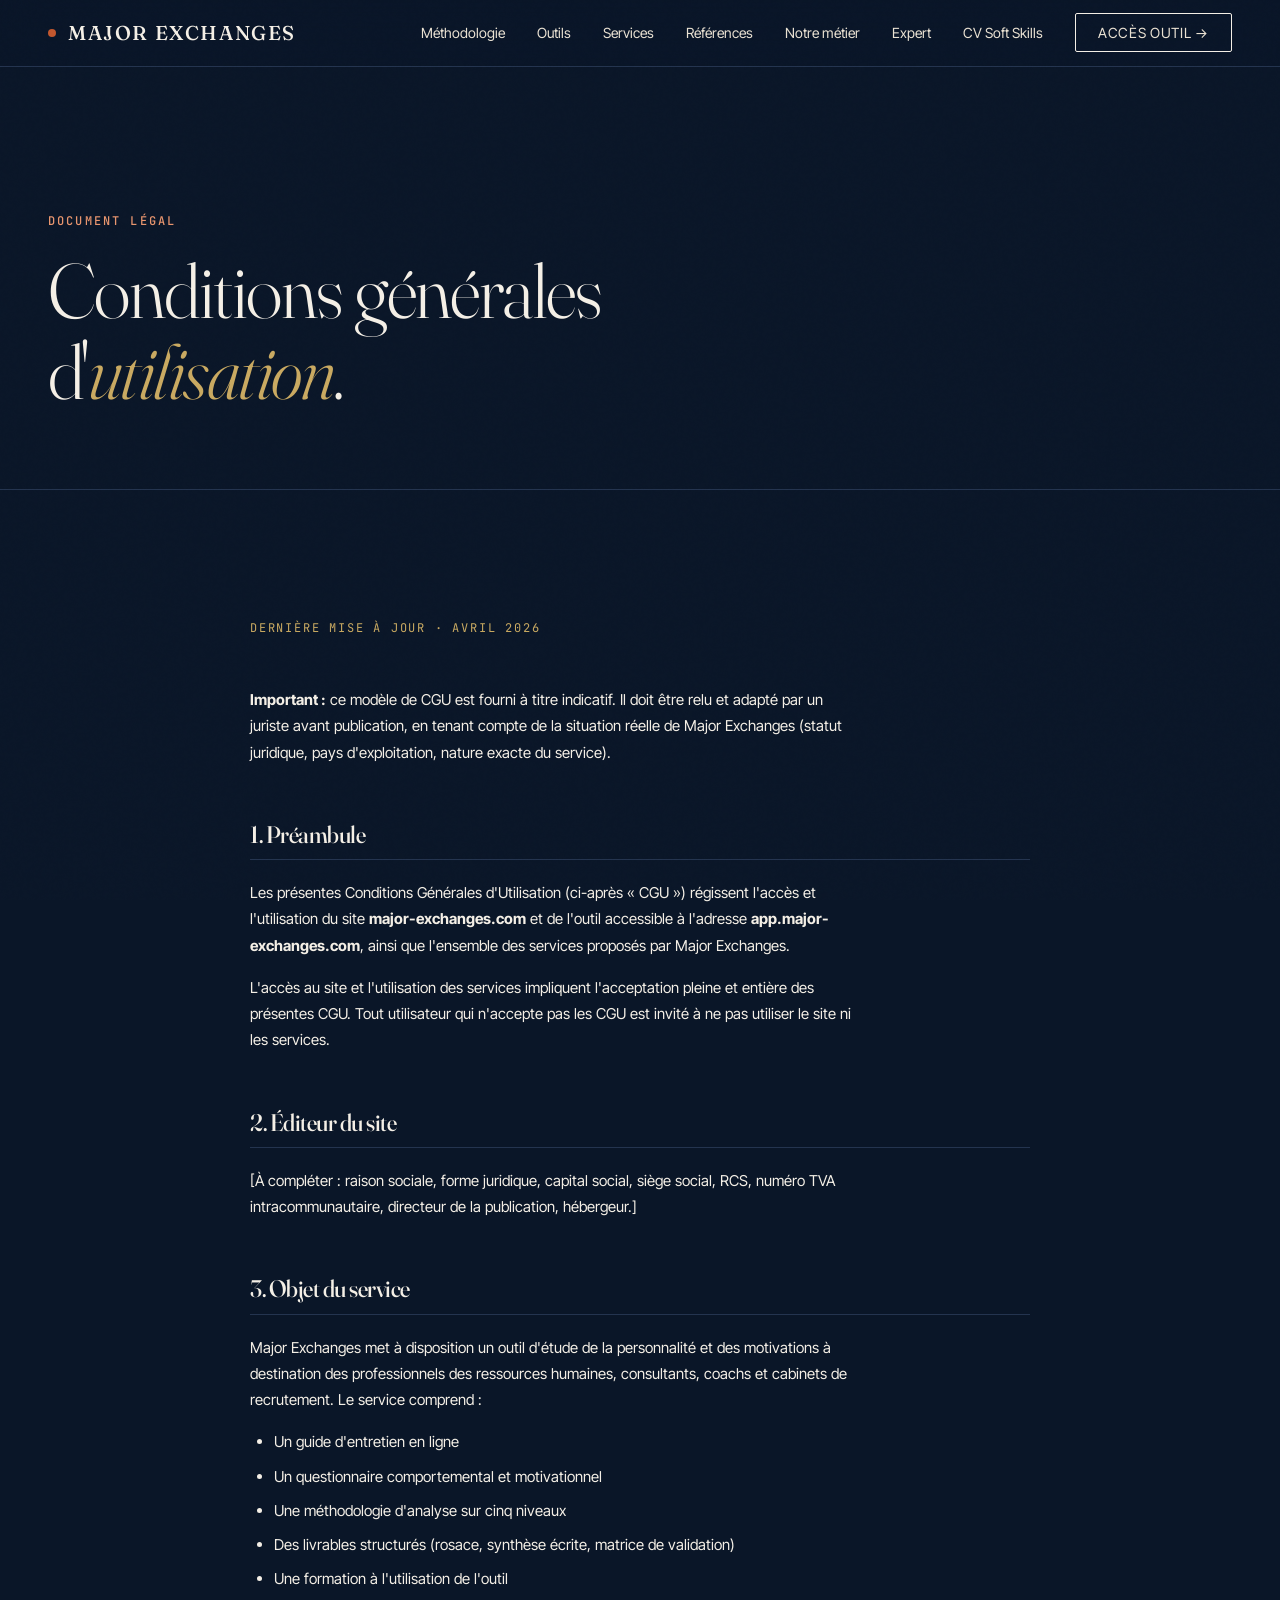
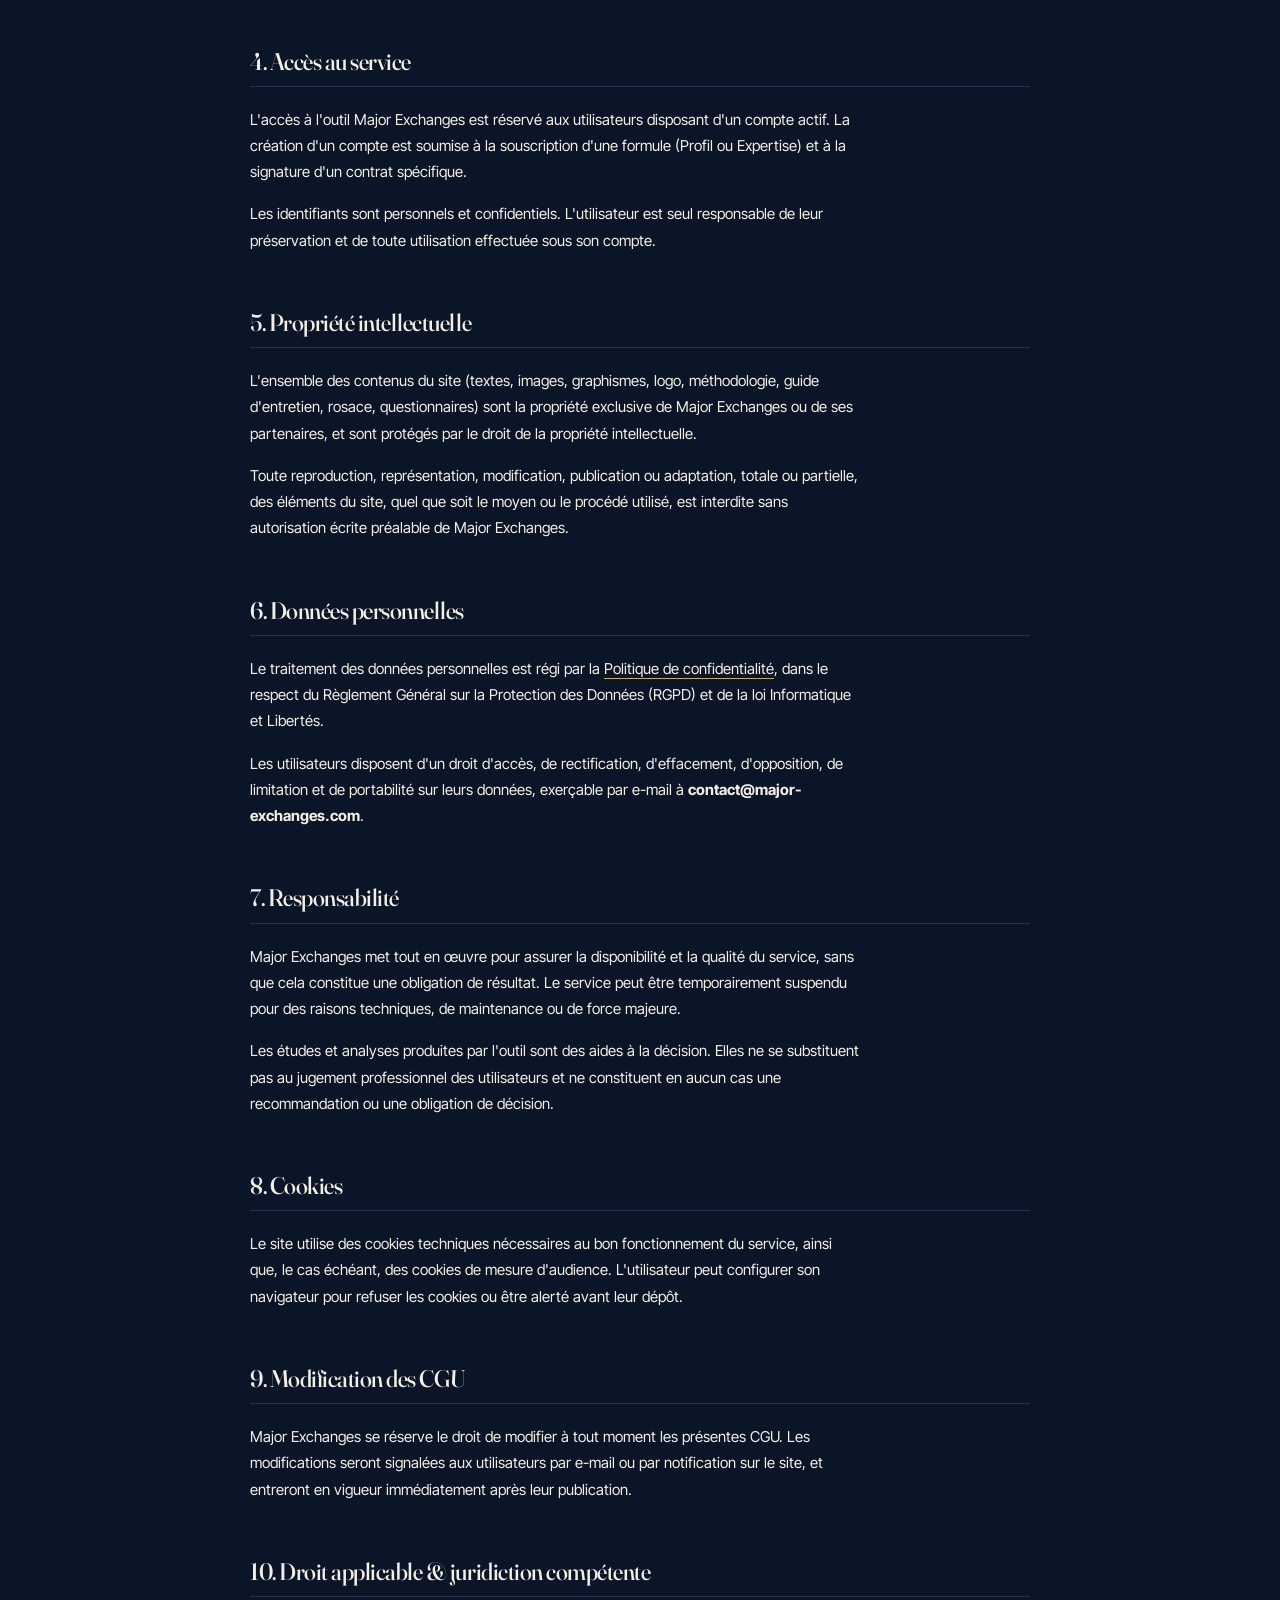
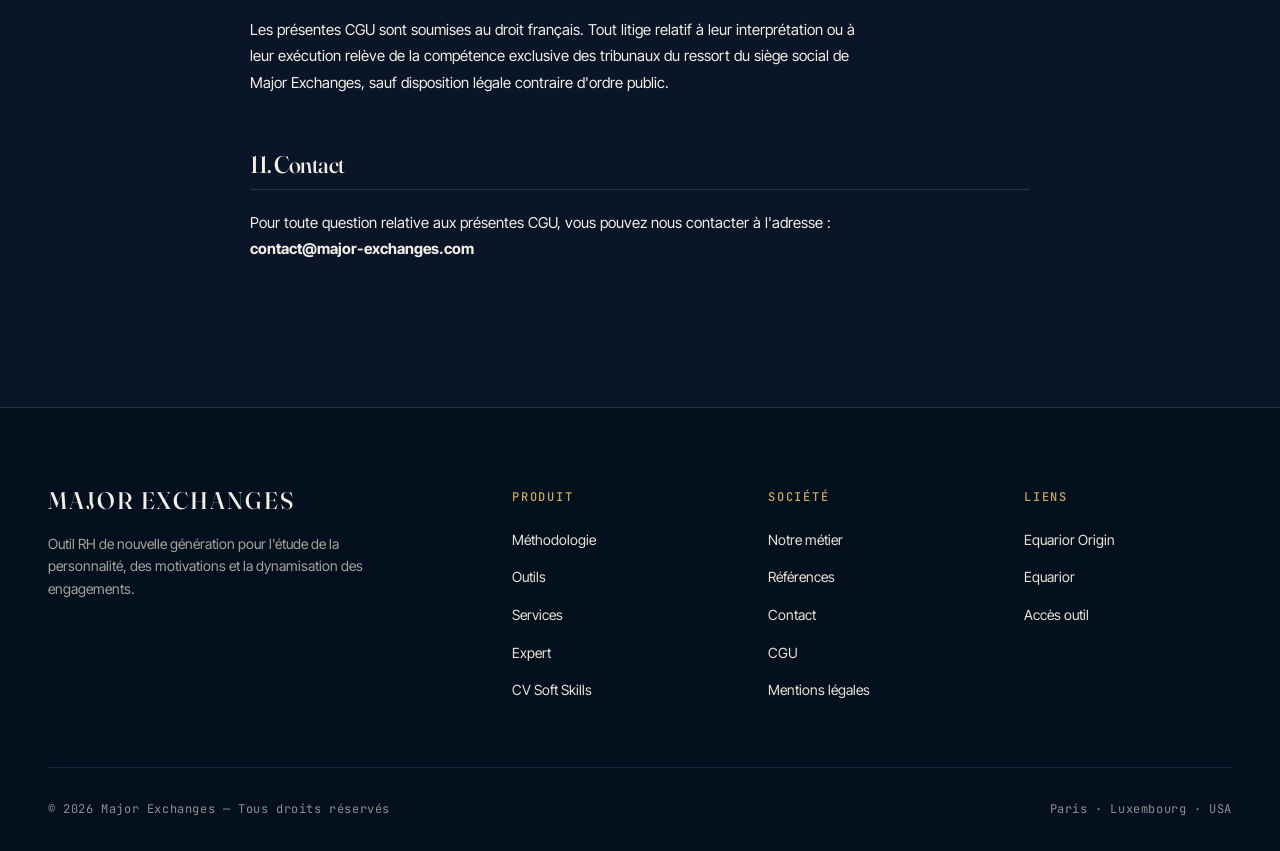
<file: cgu.html>
<!DOCTYPE html>
<html lang="fr">
<head>
  <meta charset="UTF-8" />
  <meta name="viewport" content="width=device-width, initial-scale=1.0" />
  <title>Conditions générales d'utilisation — Major Exchanges</title>
  <meta name="description" content="Conditions générales d'utilisation du site et de l'outil Major Exchanges." />
  <meta name="robots" content="noindex, follow" />
  <link rel="icon" type="image/svg+xml" href="assets/favicon.svg" />
  <link rel="stylesheet" href="assets/style.css" />
  <style>
    .legal-content {
      max-width: 780px;
      margin: 0 auto;
      font-size: 0.9375rem;
      line-height: 1.75;
    }
    .legal-content h3 {
      margin-top: 56px;
      margin-bottom: 20px;
      font-size: 1.5rem;
      padding-bottom: 12px;
      border-bottom: 1px solid var(--ink-line);
    }
    .section-light .legal-content h3 { border-bottom-color: rgba(10,22,40,0.15); }
    .legal-content h4 {
      margin-top: 32px;
      margin-bottom: 12px;
      font-size: 1.125rem;
    }
    .legal-content p, .legal-content ul { margin-bottom: 16px; }
    .legal-content ul { padding-left: 24px; }
    .legal-content li { margin-bottom: 8px; }
    .legal-updated {
      font-family: var(--font-mono);
      font-size: 0.75rem;
      letter-spacing: 0.15em;
      text-transform: uppercase;
      color: var(--gold);
      margin-bottom: 48px;
    }
  </style>
</head>
<body>

<nav class="nav">
  <div class="nav-inner">
    <a href="index.html" class="nav-logo"><span class="dot"></span>MAJOR EXCHANGES</a>
    <ul class="nav-links">
      <li><a href="methodologie.html">Méthodologie</a></li>
      <li><a href="outils.html">Outils</a></li>
      <li><a href="services.html">Services</a></li>
      <li><a href="references.html">Références</a></li>
      <li><a href="metier.html">Notre métier</a></li>
      <li><a href="expert.html">Expert</a></li>
      <li><a href="cv-softskills.html">CV Soft Skills</a></li>
      <li><a href="contact.html" class="nav-cta">Accès outil →</a></li>
    </ul>
    <button class="nav-burger" aria-label="Menu">
      <svg viewBox="0 0 24 24" fill="none" stroke="currentColor" stroke-width="1.5"><path d="M3 6h18M3 12h18M3 18h18"/></svg>
    </button>
  </div>
</nav>

<main>

<section class="page-header">
  <div class="page-header-inner">
    <div>
      <div class="eyebrow" style="margin-bottom:20px;">Document légal</div>
      <h1 class="reveal">Conditions générales<br>d'<em>utilisation</em>.</h1>
    </div>
  </div>
</section>

<section class="section">
  <div class="section-inner">
    <div class="legal-content">
      <div class="legal-updated">Dernière mise à jour · Avril 2026</div>

      <p><strong>Important :</strong> ce modèle de CGU est fourni à titre indicatif. Il doit être relu et adapté par un juriste avant publication, en tenant compte de la situation réelle de Major Exchanges (statut juridique, pays d'exploitation, nature exacte du service).</p>

      <h3>1. Préambule</h3>
      <p>Les présentes Conditions Générales d'Utilisation (ci-après « CGU ») régissent l'accès et l'utilisation du site <strong>major-exchanges.com</strong> et de l'outil accessible à l'adresse <strong>app.major-exchanges.com</strong>, ainsi que l'ensemble des services proposés par Major Exchanges.</p>
      <p>L'accès au site et l'utilisation des services impliquent l'acceptation pleine et entière des présentes CGU. Tout utilisateur qui n'accepte pas les CGU est invité à ne pas utiliser le site ni les services.</p>

      <h3>2. Éditeur du site</h3>
      <p>[À compléter : raison sociale, forme juridique, capital social, siège social, RCS, numéro TVA intracommunautaire, directeur de la publication, hébergeur.]</p>

      <h3>3. Objet du service</h3>
      <p>Major Exchanges met à disposition un outil d'étude de la personnalité et des motivations à destination des professionnels des ressources humaines, consultants, coachs et cabinets de recrutement. Le service comprend :</p>
      <ul>
        <li>Un guide d'entretien en ligne</li>
        <li>Un questionnaire comportemental et motivationnel</li>
        <li>Une méthodologie d'analyse sur cinq niveaux</li>
        <li>Des livrables structurés (rosace, synthèse écrite, matrice de validation)</li>
        <li>Une formation à l'utilisation de l'outil</li>
      </ul>

      <h3>4. Accès au service</h3>
      <p>L'accès à l'outil Major Exchanges est réservé aux utilisateurs disposant d'un compte actif. La création d'un compte est soumise à la souscription d'une formule (Profil ou Expertise) et à la signature d'un contrat spécifique.</p>
      <p>Les identifiants sont personnels et confidentiels. L'utilisateur est seul responsable de leur préservation et de toute utilisation effectuée sous son compte.</p>

      <h3>5. Propriété intellectuelle</h3>
      <p>L'ensemble des contenus du site (textes, images, graphismes, logo, méthodologie, guide d'entretien, rosace, questionnaires) sont la propriété exclusive de Major Exchanges ou de ses partenaires, et sont protégés par le droit de la propriété intellectuelle.</p>
      <p>Toute reproduction, représentation, modification, publication ou adaptation, totale ou partielle, des éléments du site, quel que soit le moyen ou le procédé utilisé, est interdite sans autorisation écrite préalable de Major Exchanges.</p>

      <h3>6. Données personnelles</h3>
      <p>Le traitement des données personnelles est régi par la <a href="#" style="border-bottom:1px solid var(--gold);">Politique de confidentialité</a>, dans le respect du Règlement Général sur la Protection des Données (RGPD) et de la loi Informatique et Libertés.</p>
      <p>Les utilisateurs disposent d'un droit d'accès, de rectification, d'effacement, d'opposition, de limitation et de portabilité sur leurs données, exerçable par e-mail à <strong>contact@major-exchanges.com</strong>.</p>

      <h3>7. Responsabilité</h3>
      <p>Major Exchanges met tout en œuvre pour assurer la disponibilité et la qualité du service, sans que cela constitue une obligation de résultat. Le service peut être temporairement suspendu pour des raisons techniques, de maintenance ou de force majeure.</p>
      <p>Les études et analyses produites par l'outil sont des aides à la décision. Elles ne se substituent pas au jugement professionnel des utilisateurs et ne constituent en aucun cas une recommandation ou une obligation de décision.</p>

      <h3>8. Cookies</h3>
      <p>Le site utilise des cookies techniques nécessaires au bon fonctionnement du service, ainsi que, le cas échéant, des cookies de mesure d'audience. L'utilisateur peut configurer son navigateur pour refuser les cookies ou être alerté avant leur dépôt.</p>

      <h3>9. Modification des CGU</h3>
      <p>Major Exchanges se réserve le droit de modifier à tout moment les présentes CGU. Les modifications seront signalées aux utilisateurs par e-mail ou par notification sur le site, et entreront en vigueur immédiatement après leur publication.</p>

      <h3>10. Droit applicable & juridiction compétente</h3>
      <p>Les présentes CGU sont soumises au droit français. Tout litige relatif à leur interprétation ou à leur exécution relève de la compétence exclusive des tribunaux du ressort du siège social de Major Exchanges, sauf disposition légale contraire d'ordre public.</p>

      <h3>11. Contact</h3>
      <p>Pour toute question relative aux présentes CGU, vous pouvez nous contacter à l'adresse : <strong>contact@major-exchanges.com</strong></p>
    </div>
  </div>
</section>

</main>

<footer class="footer">
  <div class="footer-inner">
    <div class="footer-grid">
      <div class="footer-brand">
        <h3>MAJOR EXCHANGES</h3>
        <p>Outil RH de nouvelle génération pour l'étude de la personnalité, des motivations et la dynamisation des engagements.</p>
      </div>
      <div><h5>Produit</h5><ul><li><a href="methodologie.html">Méthodologie</a></li><li><a href="outils.html">Outils</a></li><li><a href="services.html">Services</a></li><li><a href="expert.html">Expert</a></li><li><a href="cv-softskills.html">CV Soft Skills</a></li></ul></div>
      <div><h5>Société</h5><ul><li><a href="metier.html">Notre métier</a></li><li><a href="references.html">Références</a></li><li><a href="contact.html">Contact</a></li><li><a href="cgu.html">CGU</a></li><li><a href="mentions-legales.html">Mentions légales</a></li></ul></div>
      <div><h5>Liens</h5><ul><li><a href="https://www.equarior-origin.com">Equarior Origin</a></li><li><a href="https://www.equarior.com">Equarior</a></li><li><a href="https://app.major-exchanges.com">Accès outil</a></li></ul></div>
    </div>
    <div class="footer-bottom">
      <div>© 2026 Major Exchanges — Tous droits réservés</div>
      <div>Paris · Luxembourg · USA</div>
    </div>
  </div>
</footer>

<script src="assets/script.js"></script>
</body>
</html>
</file>
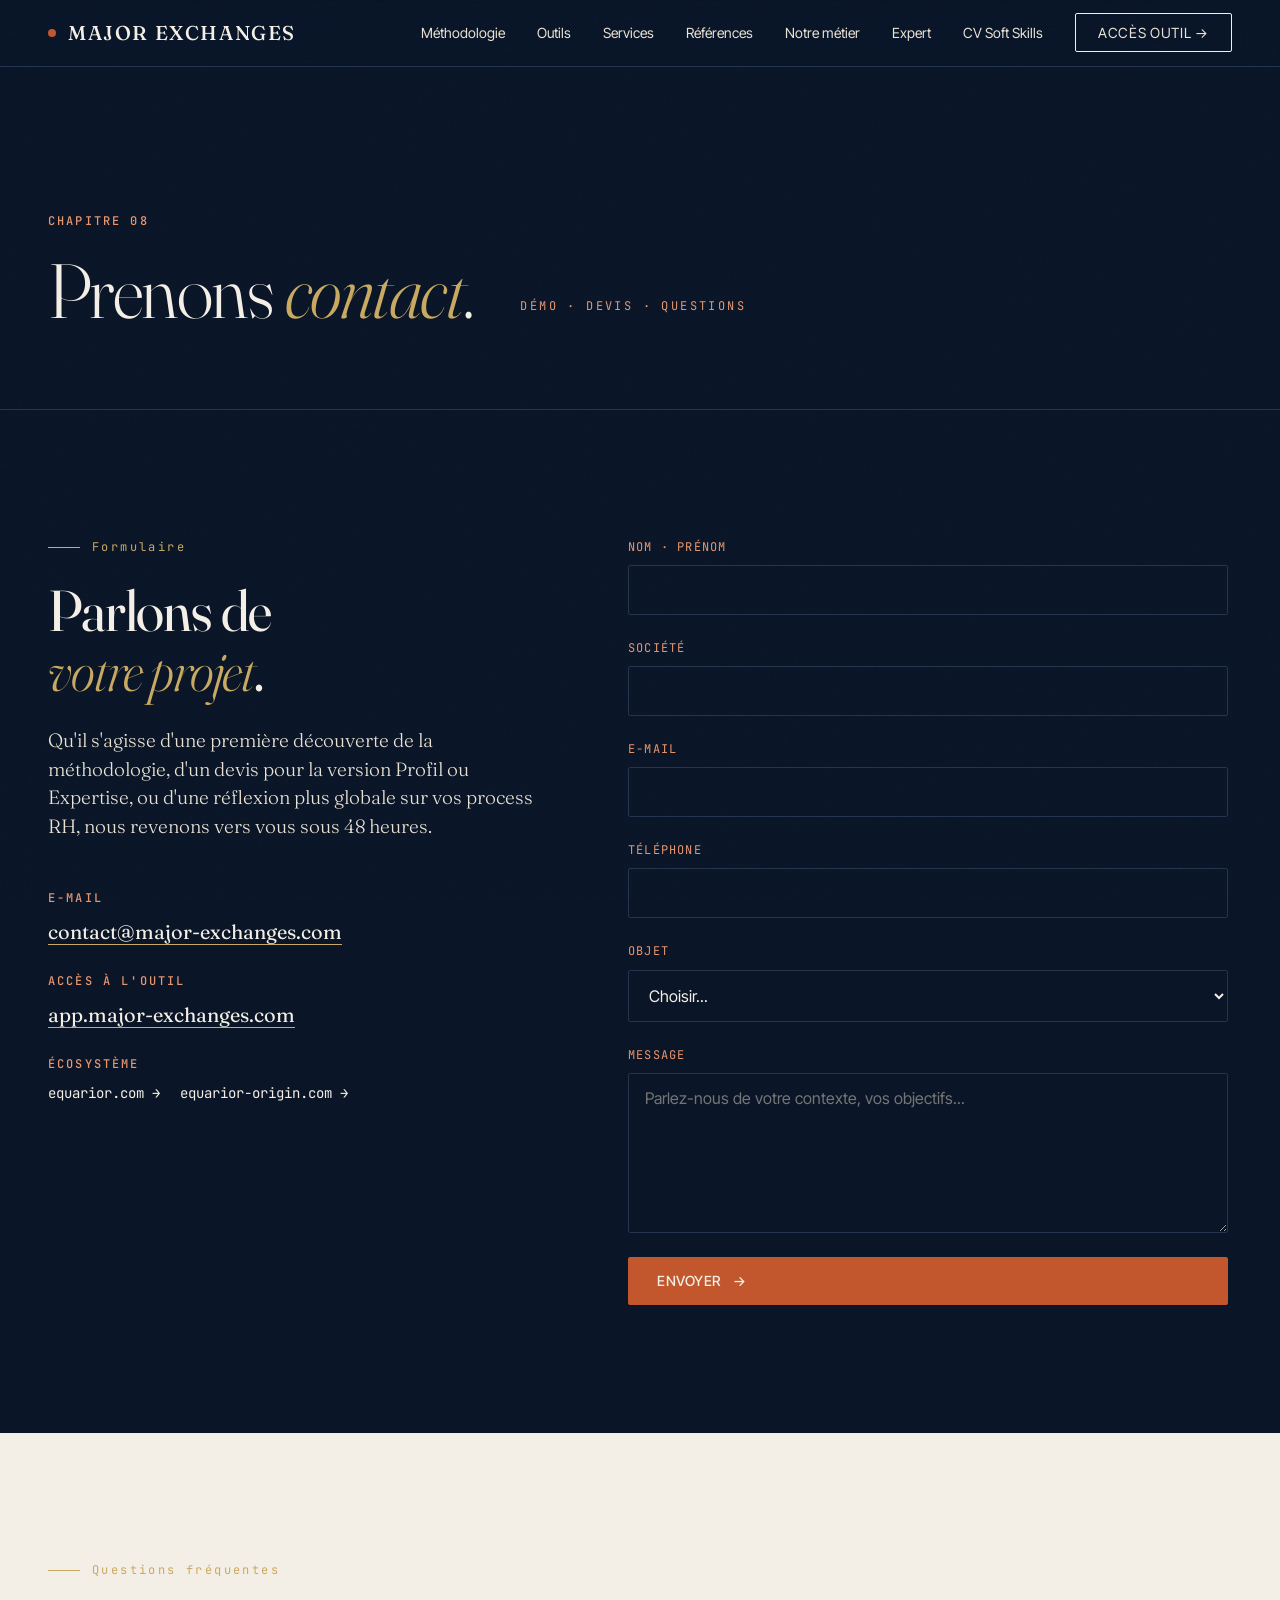
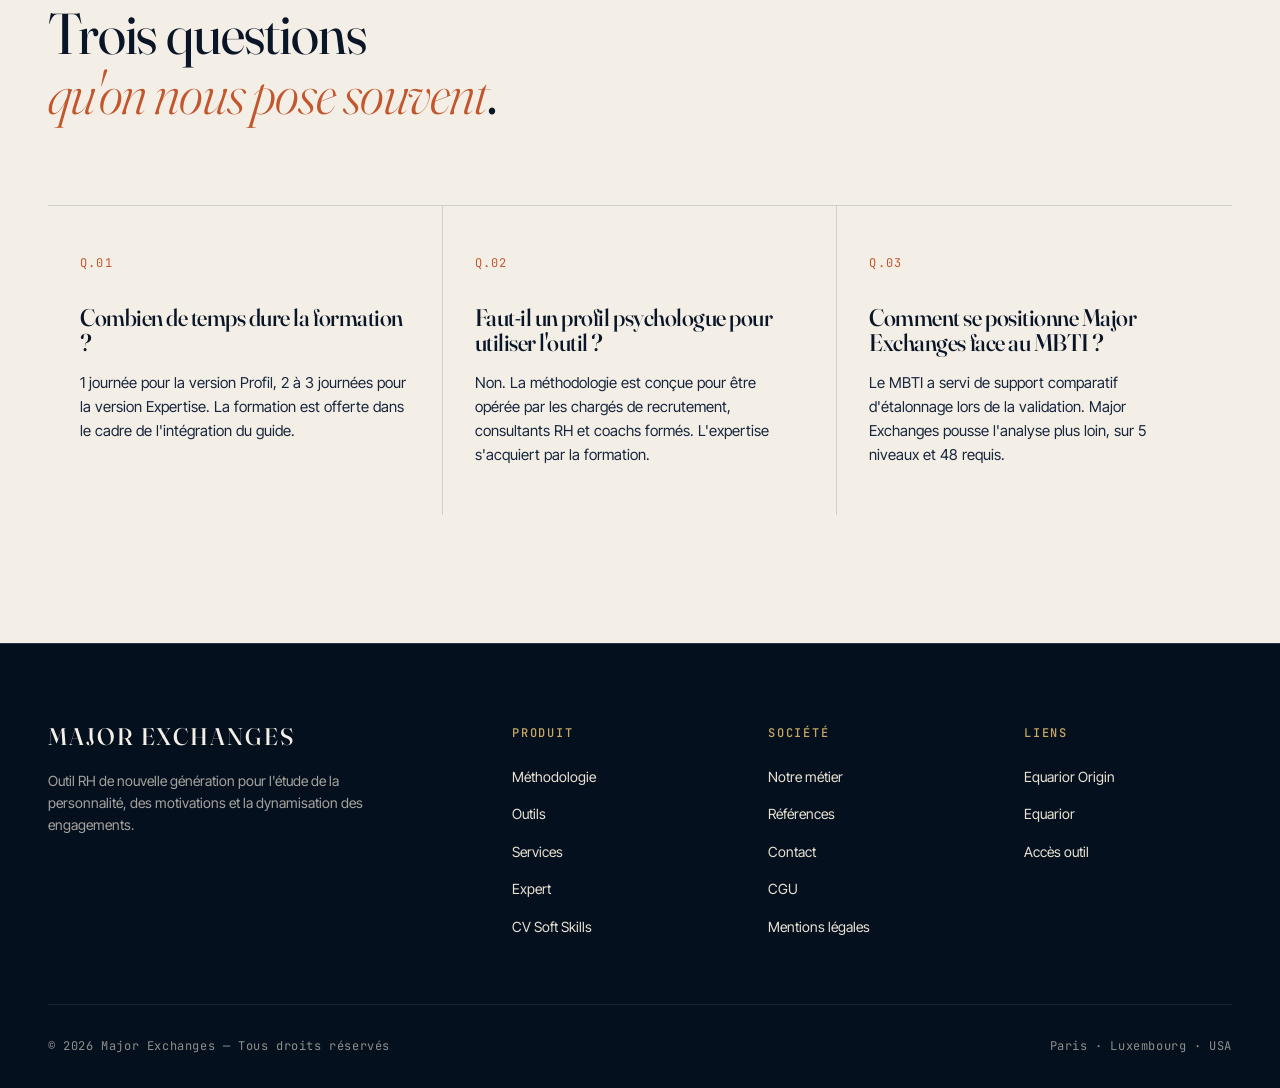
<file: contact.html>
<!DOCTYPE html>
<html lang="fr">
<head>
  <meta charset="UTF-8" />
  <meta name="viewport" content="width=device-width, initial-scale=1.0" />
  <title>Contact — Major Exchanges</title>
  <meta name="description" content="Contactez Major Exchanges pour une démonstration de l'outil, un devis, ou en savoir plus sur la méthodologie d'étude de la personnalité." />
  <meta property="og:title" content="Contact — Major Exchanges" />
  <meta property="og:description" content="Démonstration, devis ou questions. Nous revenons vers vous sous 48 heures." />
  <meta property="og:type" content="website" />
  <meta property="og:locale" content="fr_FR" />
  <meta name="twitter:card" content="summary_large_image" />
  <link rel="icon" type="image/svg+xml" href="assets/favicon.svg" />
  <link rel="stylesheet" href="assets/style.css" />
</head>
<body>

<nav class="nav">
  <div class="nav-inner">
    <a href="index.html" class="nav-logo"><span class="dot"></span>MAJOR EXCHANGES</a>
    <ul class="nav-links">
      <li><a href="methodologie.html">Méthodologie</a></li>
      <li><a href="outils.html">Outils</a></li>
      <li><a href="services.html">Services</a></li>
      <li><a href="references.html">Références</a></li>
      <li><a href="metier.html">Notre métier</a></li>
      <li><a href="expert.html">Expert</a></li>
      <li><a href="cv-softskills.html">CV Soft Skills</a></li>
      <li><a href="contact.html" class="nav-cta">Accès outil →</a></li>
    </ul>
    <button class="nav-burger" aria-label="Menu">
      <svg viewBox="0 0 24 24" fill="none" stroke="currentColor" stroke-width="1.5"><path d="M3 6h18M3 12h18M3 18h18"/></svg>
    </button>
  </div>
</nav>

<main>

<section class="page-header">
  <div class="page-header-inner">
    <div>
      <div class="eyebrow" style="margin-bottom:20px;">Chapitre 08</div>
      <h1 class="reveal">Prenons <em>contact</em>.</h1>
    </div>
    <div class="page-header-meta reveal reveal-delay-1">Démo · Devis · Questions</div>
  </div>
</section>

<!-- Contact -->
<section class="section">
  <div class="section-inner">
    <div class="twocol">
      <div class="reveal">
        <div class="section-number">Formulaire</div>
        <h2>Parlons de<br><em class="display-italic">votre projet</em>.</h2>
        <p class="lead mt-sm">
          Qu'il s'agisse d'une première découverte de la méthodologie, d'un devis pour la version Profil ou Expertise, ou d'une réflexion plus globale sur vos process RH, nous revenons vers vous sous 48 heures.
        </p>

        <div style="margin-top:48px; display:flex; flex-direction:column; gap:24px;">
          <div>
            <div class="eyebrow" style="margin-bottom:8px;">E-mail</div>
            <a href="mailto:contact@major-exchanges.com" style="font-family:var(--font-display); font-size:1.25rem; border-bottom:1px solid var(--gold);">contact@major-exchanges.com</a>
          </div>
          <div>
            <div class="eyebrow" style="margin-bottom:8px;">Accès à l'outil</div>
            <a href="https://app.major-exchanges.com" style="font-family:var(--font-display); font-size:1.25rem; border-bottom:1px solid var(--gold);">app.major-exchanges.com</a>
          </div>
          <div>
            <div class="eyebrow" style="margin-bottom:8px;">Écosystème</div>
            <div style="display:flex; gap:20px; flex-wrap:wrap; margin-top:8px;">
              <a href="https://www.equarior.com" style="font-family:var(--font-mono); font-size:0.875rem;">equarior.com →</a>
              <a href="https://www.equarior-origin.com" style="font-family:var(--font-mono); font-size:0.875rem;">equarior-origin.com →</a>
            </div>
          </div>
        </div>
      </div>

      <div class="reveal reveal-delay-1">
        <!--
          FORMSPREE : remplace YOUR_FORM_ID par ton ID réel après inscription sur formspree.io
          1. Crée un compte gratuit sur https://formspree.io
          2. Crée un nouveau form avec l'email contact@major-exchanges.com
          3. Copie l'ID (format xxxxxxxx) et remplace-le ci-dessous
        -->
        <form id="contactForm" class="form" action="https://formspree.io/f/YOUR_FORM_ID" method="POST">
          <div class="form-group">
            <label for="name">Nom · Prénom</label>
            <input type="text" id="name" name="name" required>
          </div>
          <div class="form-group">
            <label for="company">Société</label>
            <input type="text" id="company" name="company">
          </div>
          <div class="form-group">
            <label for="email">E-mail</label>
            <input type="email" id="email" name="email" required>
          </div>
          <div class="form-group">
            <label for="phone">Téléphone</label>
            <input type="tel" id="phone" name="phone">
          </div>
          <div class="form-group">
            <label for="subject">Objet</label>
            <select id="subject" name="subject" required>
              <option value="">Choisir...</option>
              <option value="Demande de démonstration">Demande de démonstration</option>
              <option value="Demande de devis">Demande de devis</option>
              <option value="Formation & intégration">Formation & intégration</option>
              <option value="Devenir expert certifié">Devenir expert certifié</option>
              <option value="CV Soft Skills">CV Soft Skills</option>
              <option value="Autre">Autre</option>
            </select>
          </div>
          <div class="form-group">
            <label for="message">Message</label>
            <textarea id="message" name="message" placeholder="Parlez-nous de votre contexte, vos objectifs..."></textarea>
          </div>
          <!-- Honeypot anti-spam (caché par CSS) -->
          <input type="text" name="_gotcha" style="display:none" tabindex="-1" autocomplete="off">
          <button type="submit" class="btn btn-primary">Envoyer <span class="arrow">→</span></button>
          <div id="formStatus" style="display:none; padding:16px; margin-top:16px; font-family:var(--font-mono); font-size:0.8125rem; letter-spacing:0.05em;"></div>
        </form>
      </div>
    </div>
  </div>
</section>

<!-- FAQ rapide -->
<section class="section section-light">
  <div class="section-inner">
    <div class="section-number">Questions fréquentes</div>
    <h2 class="reveal">Trois questions<br><em class="display-italic">qu'on nous pose souvent</em>.</h2>

    <div class="benefits">
      <div class="benefit reveal">
        <div class="benefit-num">Q.01</div>
        <h3>Combien de temps dure la formation ?</h3>
        <p>1 journée pour la version Profil, 2 à 3 journées pour la version Expertise. La formation est offerte dans le cadre de l'intégration du guide.</p>
      </div>
      <div class="benefit reveal reveal-delay-1">
        <div class="benefit-num">Q.02</div>
        <h3>Faut-il un profil psychologue pour utiliser l'outil ?</h3>
        <p>Non. La méthodologie est conçue pour être opérée par les chargés de recrutement, consultants RH et coachs formés. L'expertise s'acquiert par la formation.</p>
      </div>
      <div class="benefit reveal reveal-delay-2">
        <div class="benefit-num">Q.03</div>
        <h3>Comment se positionne Major Exchanges face au MBTI ?</h3>
        <p>Le MBTI a servi de support comparatif d'étalonnage lors de la validation. Major Exchanges pousse l'analyse plus loin, sur 5 niveaux et 48 requis.</p>
      </div>
    </div>
  </div>
</section>

</main>

<footer class="footer">
  <div class="footer-inner">
    <div class="footer-grid">
      <div class="footer-brand">
        <h3>MAJOR EXCHANGES</h3>
        <p>Outil RH de nouvelle génération pour l'étude de la personnalité, des motivations et la dynamisation des engagements.</p>
      </div>
      <div><h5>Produit</h5><ul><li><a href="methodologie.html">Méthodologie</a></li><li><a href="outils.html">Outils</a></li><li><a href="services.html">Services</a></li><li><a href="expert.html">Expert</a></li><li><a href="cv-softskills.html">CV Soft Skills</a></li></ul></div>
      <div><h5>Société</h5><ul><li><a href="metier.html">Notre métier</a></li><li><a href="references.html">Références</a></li><li><a href="contact.html">Contact</a></li><li><a href="cgu.html">CGU</a></li><li><a href="mentions-legales.html">Mentions légales</a></li></ul></div>
      <div><h5>Liens</h5><ul><li><a href="https://www.equarior-origin.com">Equarior Origin</a></li><li><a href="https://www.equarior.com">Equarior</a></li><li><a href="https://app.major-exchanges.com">Accès outil</a></li></ul></div>
    </div>
    <div class="footer-bottom">
      <div>© 2026 Major Exchanges — Tous droits réservés</div>
      <div>Paris · Luxembourg · USA</div>
    </div>
  </div>
</footer>

<script src="assets/script.js"></script>
</body>
</html>
</file>
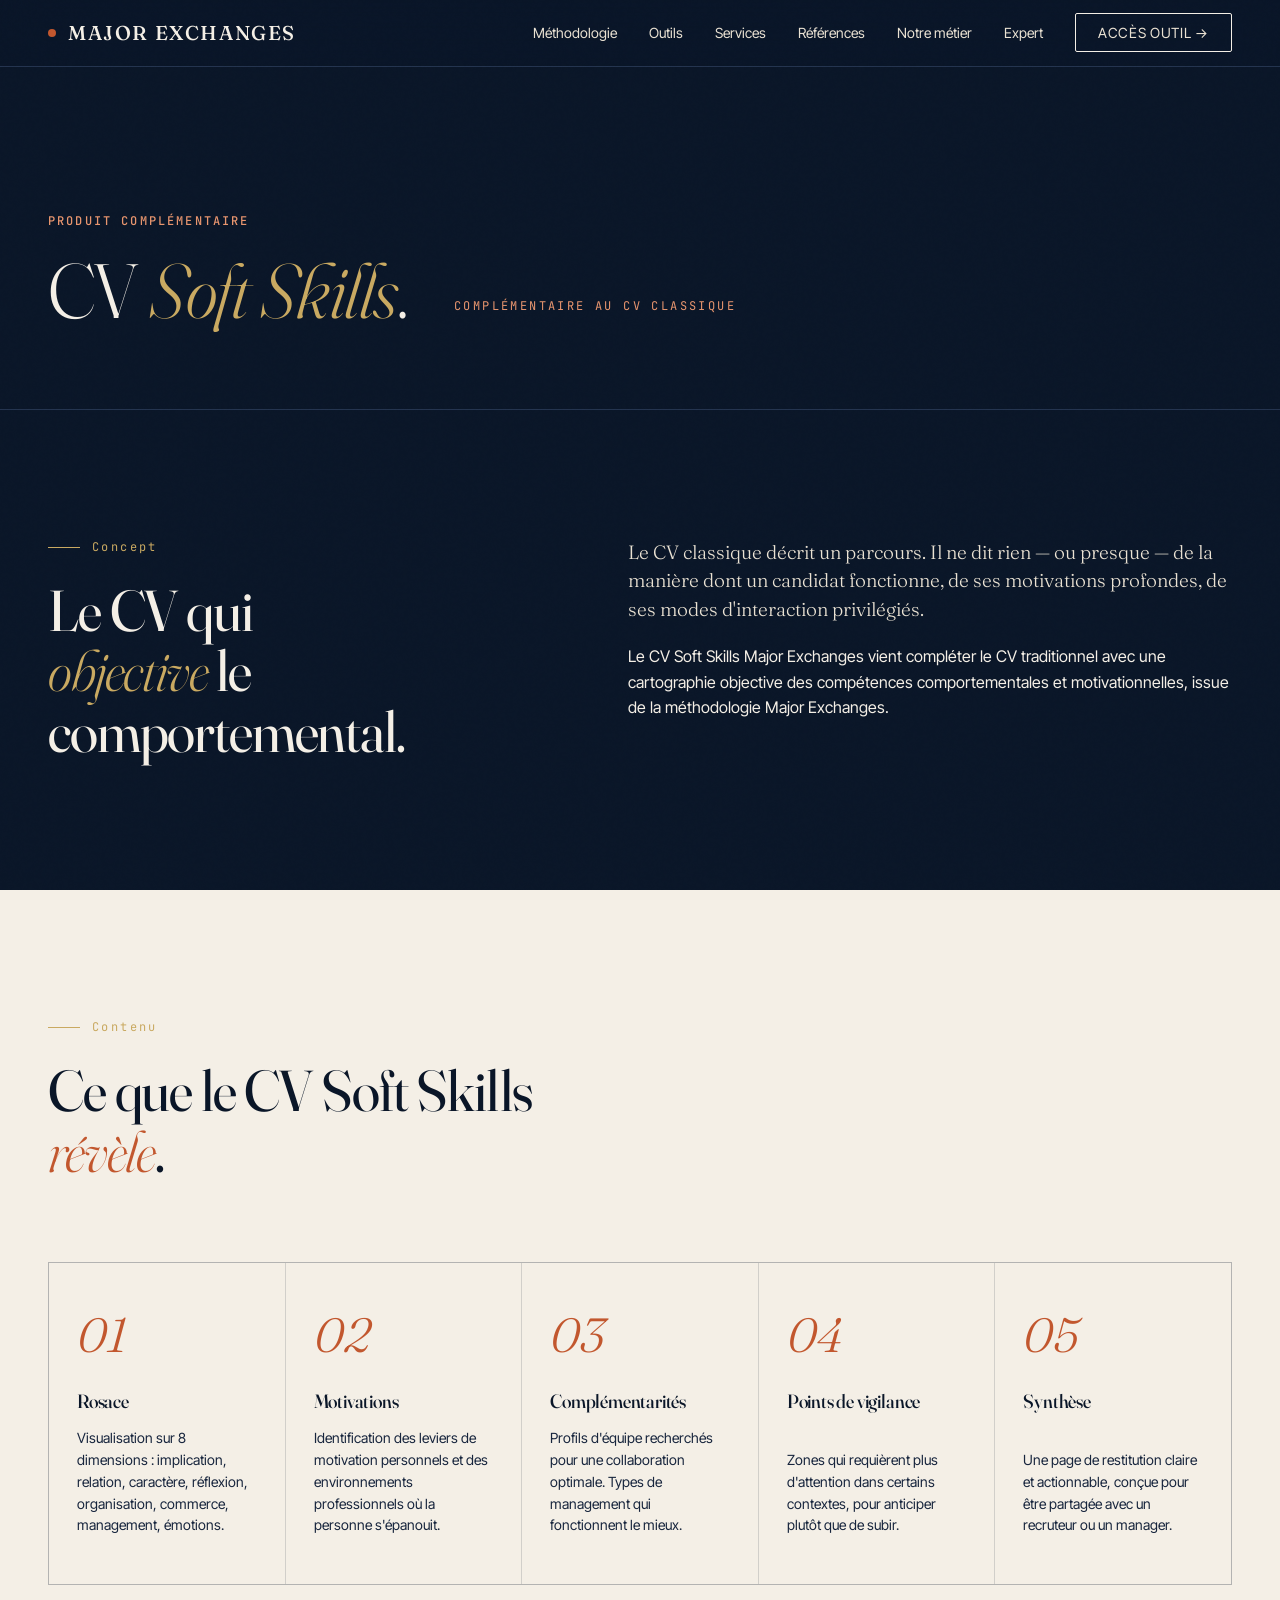
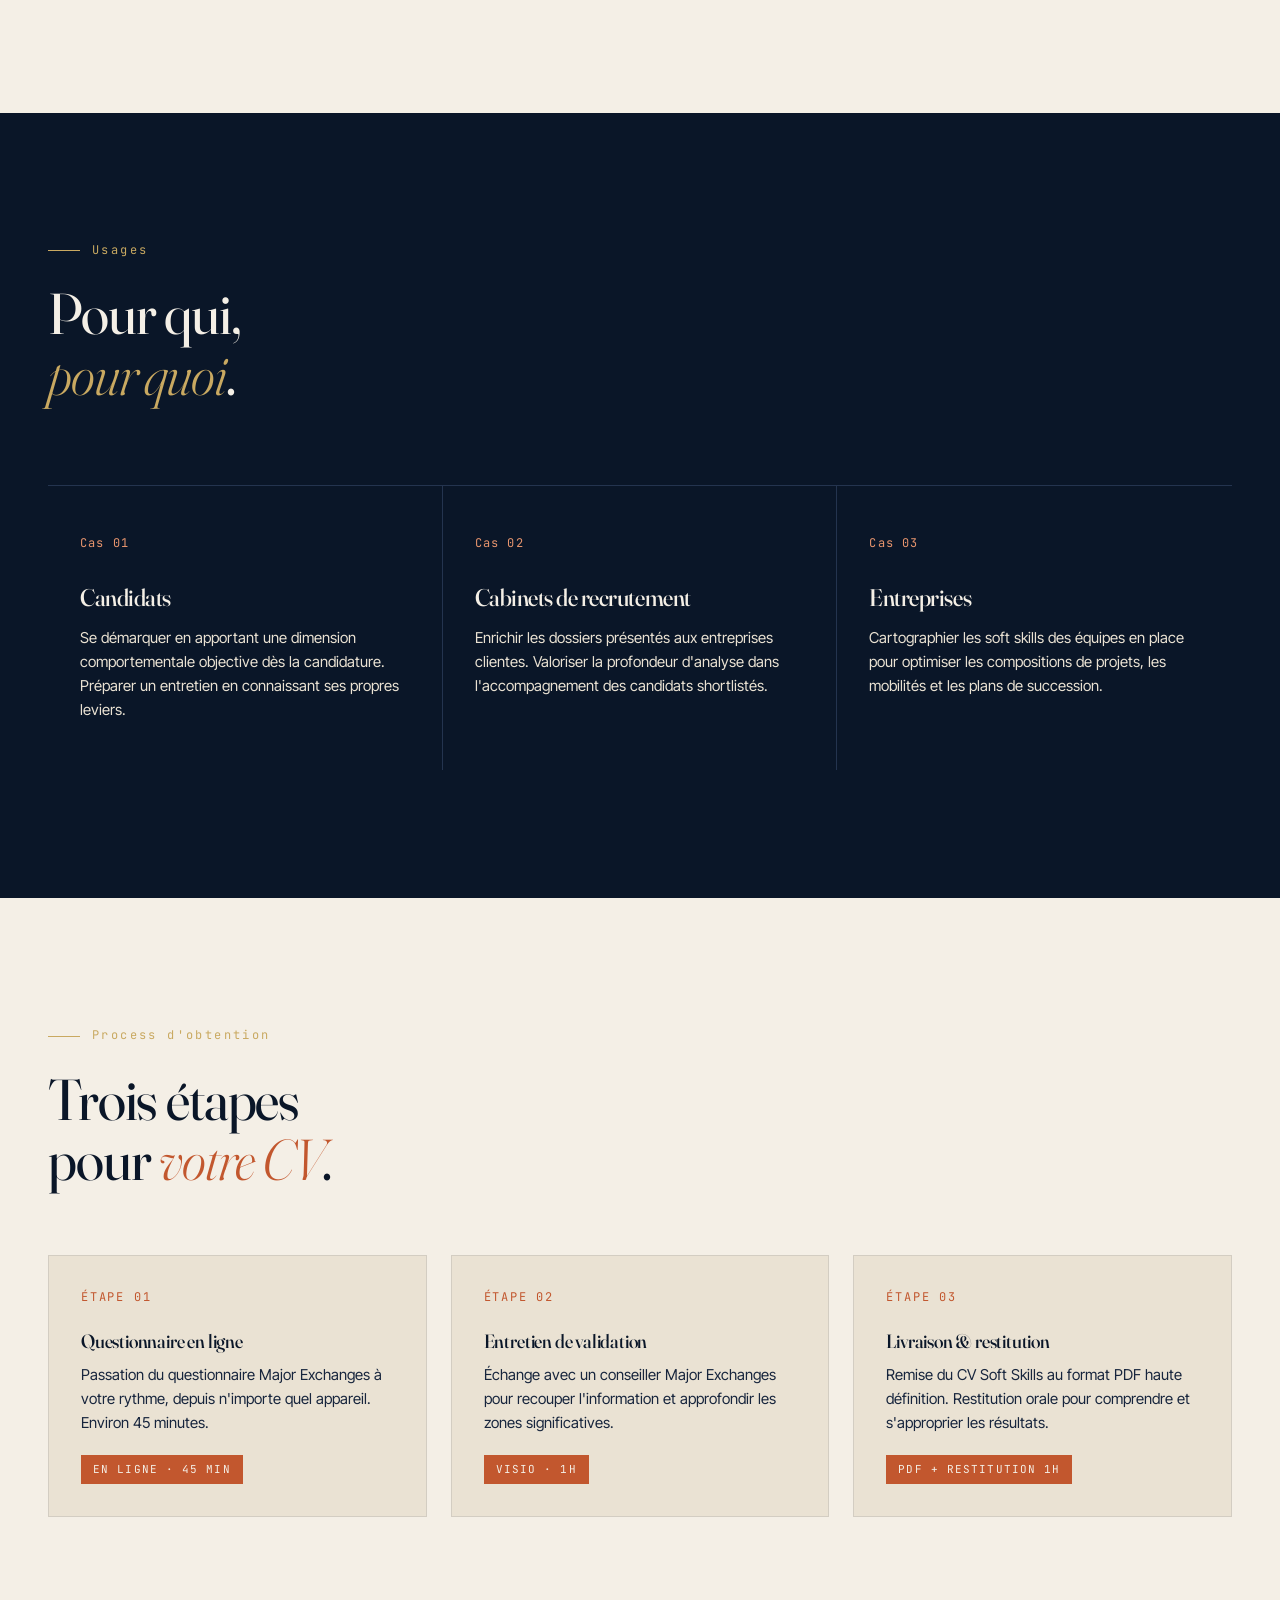
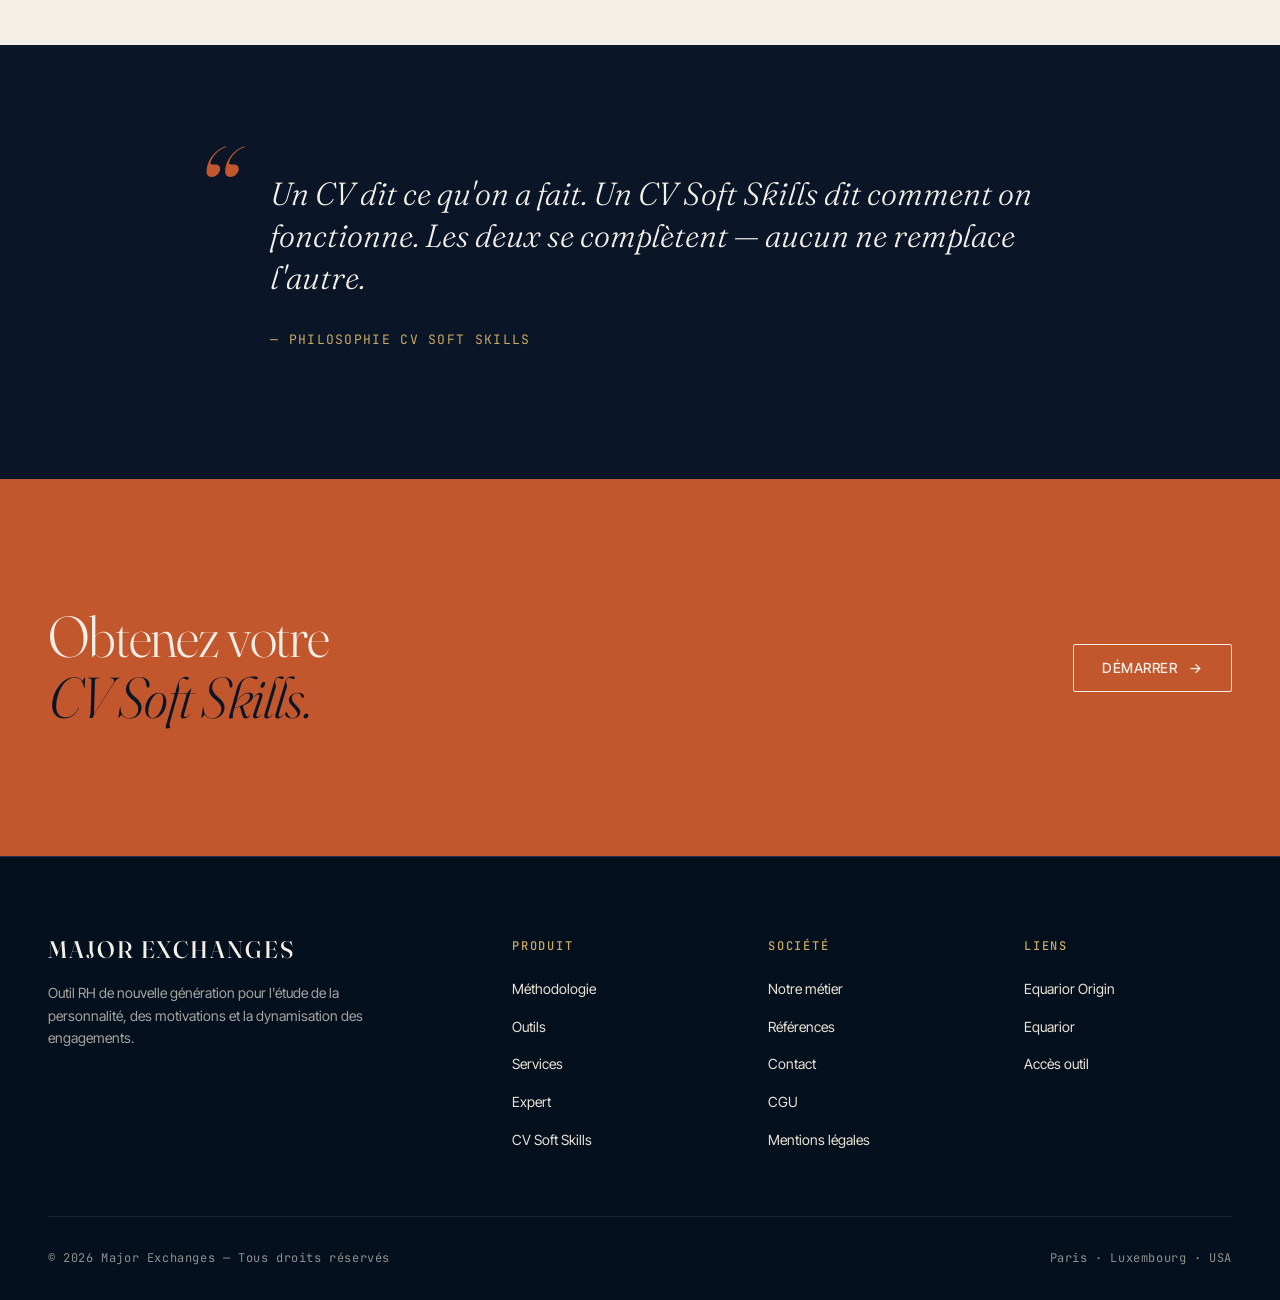
<file: cv-softskills.html>
<!DOCTYPE html>
<html lang="fr">
<head>
  <meta charset="UTF-8" />
  <meta name="viewport" content="width=device-width, initial-scale=1.0" />
  <title>CV Soft Skills — Major Exchanges</title>
  <meta name="description" content="Le CV Soft Skills Major Exchanges : un complément au CV classique qui objective les compétences comportementales et motivationnelles." />
  <meta property="og:title" content="CV Soft Skills — Major Exchanges" />
  <meta property="og:description" content="Un CV qui objective les compétences comportementales et motivationnelles." />
  <meta property="og:type" content="website" />
  <link rel="icon" type="image/svg+xml" href="assets/favicon.svg" />
  <link rel="stylesheet" href="assets/style.css" />
</head>
<body>

<nav class="nav">
  <div class="nav-inner">
    <a href="index.html" class="nav-logo"><span class="dot"></span>MAJOR EXCHANGES</a>
    <ul class="nav-links">
      <li><a href="methodologie.html">Méthodologie</a></li>
      <li><a href="outils.html">Outils</a></li>
      <li><a href="services.html">Services</a></li>
      <li><a href="references.html">Références</a></li>
      <li><a href="metier.html">Notre métier</a></li>
      <li><a href="expert.html">Expert</a></li>
      <li><a href="contact.html" class="nav-cta">Accès outil →</a></li>
    </ul>
    <button class="nav-burger" aria-label="Menu">
      <svg viewBox="0 0 24 24" fill="none" stroke="currentColor" stroke-width="1.5"><path d="M3 6h18M3 12h18M3 18h18"/></svg>
    </button>
  </div>
</nav>

<main>

<section class="page-header">
  <div class="page-header-inner">
    <div>
      <div class="eyebrow" style="margin-bottom:20px;">Produit complémentaire</div>
      <h1 class="reveal">CV <em>Soft Skills</em>.</h1>
    </div>
    <div class="page-header-meta reveal reveal-delay-1">Complémentaire au CV classique</div>
  </div>
</section>

<!-- Intro -->
<section class="section">
  <div class="section-inner">
    <div class="twocol">
      <div class="reveal">
        <div class="section-number">Concept</div>
        <h2>Le CV qui<br><em class="display-italic">objective</em> le comportemental.</h2>
      </div>
      <div class="reveal reveal-delay-1">
        <p class="lead">
          Le CV classique décrit un parcours. Il ne dit rien — ou presque — de la manière dont un candidat fonctionne, de ses motivations profondes, de ses modes d'interaction privilégiés.
        </p>
        <p style="margin-top:20px;">
          Le CV Soft Skills Major Exchanges vient compléter le CV traditionnel avec une cartographie objective des compétences comportementales et motivationnelles, issue de la méthodologie Major Exchanges.
        </p>
      </div>
    </div>
  </div>
</section>

<!-- Ce qu'il contient -->
<section class="section section-light">
  <div class="section-inner">
    <div class="section-number">Contenu</div>
    <h2 class="reveal">Ce que le CV Soft Skills<br><em class="display-italic">révèle</em>.</h2>

    <div class="pillars">
      <div class="pillar reveal">
        <div class="pillar-num">01</div>
        <h4>Rosace</h4>
        <p>Visualisation sur 8 dimensions : implication, relation, caractère, réflexion, organisation, commerce, management, émotions.</p>
      </div>
      <div class="pillar reveal reveal-delay-1">
        <div class="pillar-num">02</div>
        <h4>Motivations</h4>
        <p>Identification des leviers de motivation personnels et des environnements professionnels où la personne s'épanouit.</p>
      </div>
      <div class="pillar reveal reveal-delay-2">
        <div class="pillar-num">03</div>
        <h4>Complémentarités</h4>
        <p>Profils d'équipe recherchés pour une collaboration optimale. Types de management qui fonctionnent le mieux.</p>
      </div>
      <div class="pillar reveal reveal-delay-3">
        <div class="pillar-num">04</div>
        <h4>Points de vigilance</h4>
        <p>Zones qui requièrent plus d'attention dans certains contextes, pour anticiper plutôt que de subir.</p>
      </div>
      <div class="pillar reveal reveal-delay-4">
        <div class="pillar-num">05</div>
        <h4>Synthèse</h4>
        <p>Une page de restitution claire et actionnable, conçue pour être partagée avec un recruteur ou un manager.</p>
      </div>
    </div>
  </div>
</section>

<!-- Pour qui -->
<section class="section">
  <div class="section-inner">
    <div class="section-number">Usages</div>
    <h2 class="reveal">Pour qui,<br><em class="display-italic">pour quoi</em>.</h2>

    <div class="benefits">
      <div class="benefit reveal">
        <div class="benefit-num">Cas 01</div>
        <h3>Candidats</h3>
        <p>Se démarquer en apportant une dimension comportementale objective dès la candidature. Préparer un entretien en connaissant ses propres leviers.</p>
      </div>
      <div class="benefit reveal reveal-delay-1">
        <div class="benefit-num">Cas 02</div>
        <h3>Cabinets de recrutement</h3>
        <p>Enrichir les dossiers présentés aux entreprises clientes. Valoriser la profondeur d'analyse dans l'accompagnement des candidats shortlistés.</p>
      </div>
      <div class="benefit reveal reveal-delay-2">
        <div class="benefit-num">Cas 03</div>
        <h3>Entreprises</h3>
        <p>Cartographier les soft skills des équipes en place pour optimiser les compositions de projets, les mobilités et les plans de succession.</p>
      </div>
    </div>
  </div>
</section>

<!-- Process -->
<section class="section section-light">
  <div class="section-inner">
    <div class="section-number">Process d'obtention</div>
    <h2 class="reveal">Trois étapes<br>pour <em class="display-italic">votre CV</em>.</h2>

    <div class="steps">
      <div class="step reveal">
        <div class="step-num">Étape 01</div>
        <h4>Questionnaire en ligne</h4>
        <p class="step-desc">Passation du questionnaire Major Exchanges à votre rythme, depuis n'importe quel appareil. Environ 45 minutes.</p>
        <span class="step-tag">En ligne · 45 min</span>
      </div>
      <div class="step reveal reveal-delay-1">
        <div class="step-num">Étape 02</div>
        <h4>Entretien de validation</h4>
        <p class="step-desc">Échange avec un conseiller Major Exchanges pour recouper l'information et approfondir les zones significatives.</p>
        <span class="step-tag">Visio · 1h</span>
      </div>
      <div class="step reveal reveal-delay-2">
        <div class="step-num">Étape 03</div>
        <h4>Livraison & restitution</h4>
        <p class="step-desc">Remise du CV Soft Skills au format PDF haute définition. Restitution orale pour comprendre et s'approprier les résultats.</p>
        <span class="step-tag">PDF + restitution 1h</span>
      </div>
    </div>
  </div>
</section>

<!-- Quote -->
<section class="section">
  <div class="section-inner">
    <div class="quote reveal">
      <p class="quote-text">
        Un CV dit ce qu'on a fait. Un CV Soft Skills dit comment on fonctionne. Les deux se complètent — aucun ne remplace l'autre.
      </p>
      <div class="quote-cite">— Philosophie CV Soft Skills</div>
    </div>
  </div>
</section>

<section class="cta-banner">
  <div class="cta-banner-inner">
    <h2 class="reveal">Obtenez votre<br><em>CV Soft Skills.</em></h2>
    <a href="contact.html" class="btn btn-ghost reveal reveal-delay-1">Démarrer <span class="arrow">→</span></a>
  </div>
</section>

</main>

<footer class="footer">
  <div class="footer-inner">
    <div class="footer-grid">
      <div class="footer-brand">
        <h3>MAJOR EXCHANGES</h3>
        <p>Outil RH de nouvelle génération pour l'étude de la personnalité, des motivations et la dynamisation des engagements.</p>
      </div>
      <div><h5>Produit</h5><ul><li><a href="methodologie.html">Méthodologie</a></li><li><a href="outils.html">Outils</a></li><li><a href="services.html">Services</a></li><li><a href="expert.html">Expert</a></li><li><a href="cv-softskills.html">CV Soft Skills</a></li></ul></div>
      <div><h5>Société</h5><ul><li><a href="metier.html">Notre métier</a></li><li><a href="references.html">Références</a></li><li><a href="contact.html">Contact</a></li><li><a href="cgu.html">CGU</a></li><li><a href="mentions-legales.html">Mentions légales</a></li></ul></div>
      <div><h5>Liens</h5><ul><li><a href="https://www.equarior-origin.com">Equarior Origin</a></li><li><a href="https://www.equarior.com">Equarior</a></li><li><a href="https://app.major-exchanges.com">Accès outil</a></li></ul></div>
    </div>
    <div class="footer-bottom">
      <div>© 2026 Major Exchanges — Tous droits réservés</div>
      <div>Paris · Luxembourg · USA</div>
    </div>
  </div>
</footer>

<script src="assets/script.js"></script>
</body>
</html>
</file>
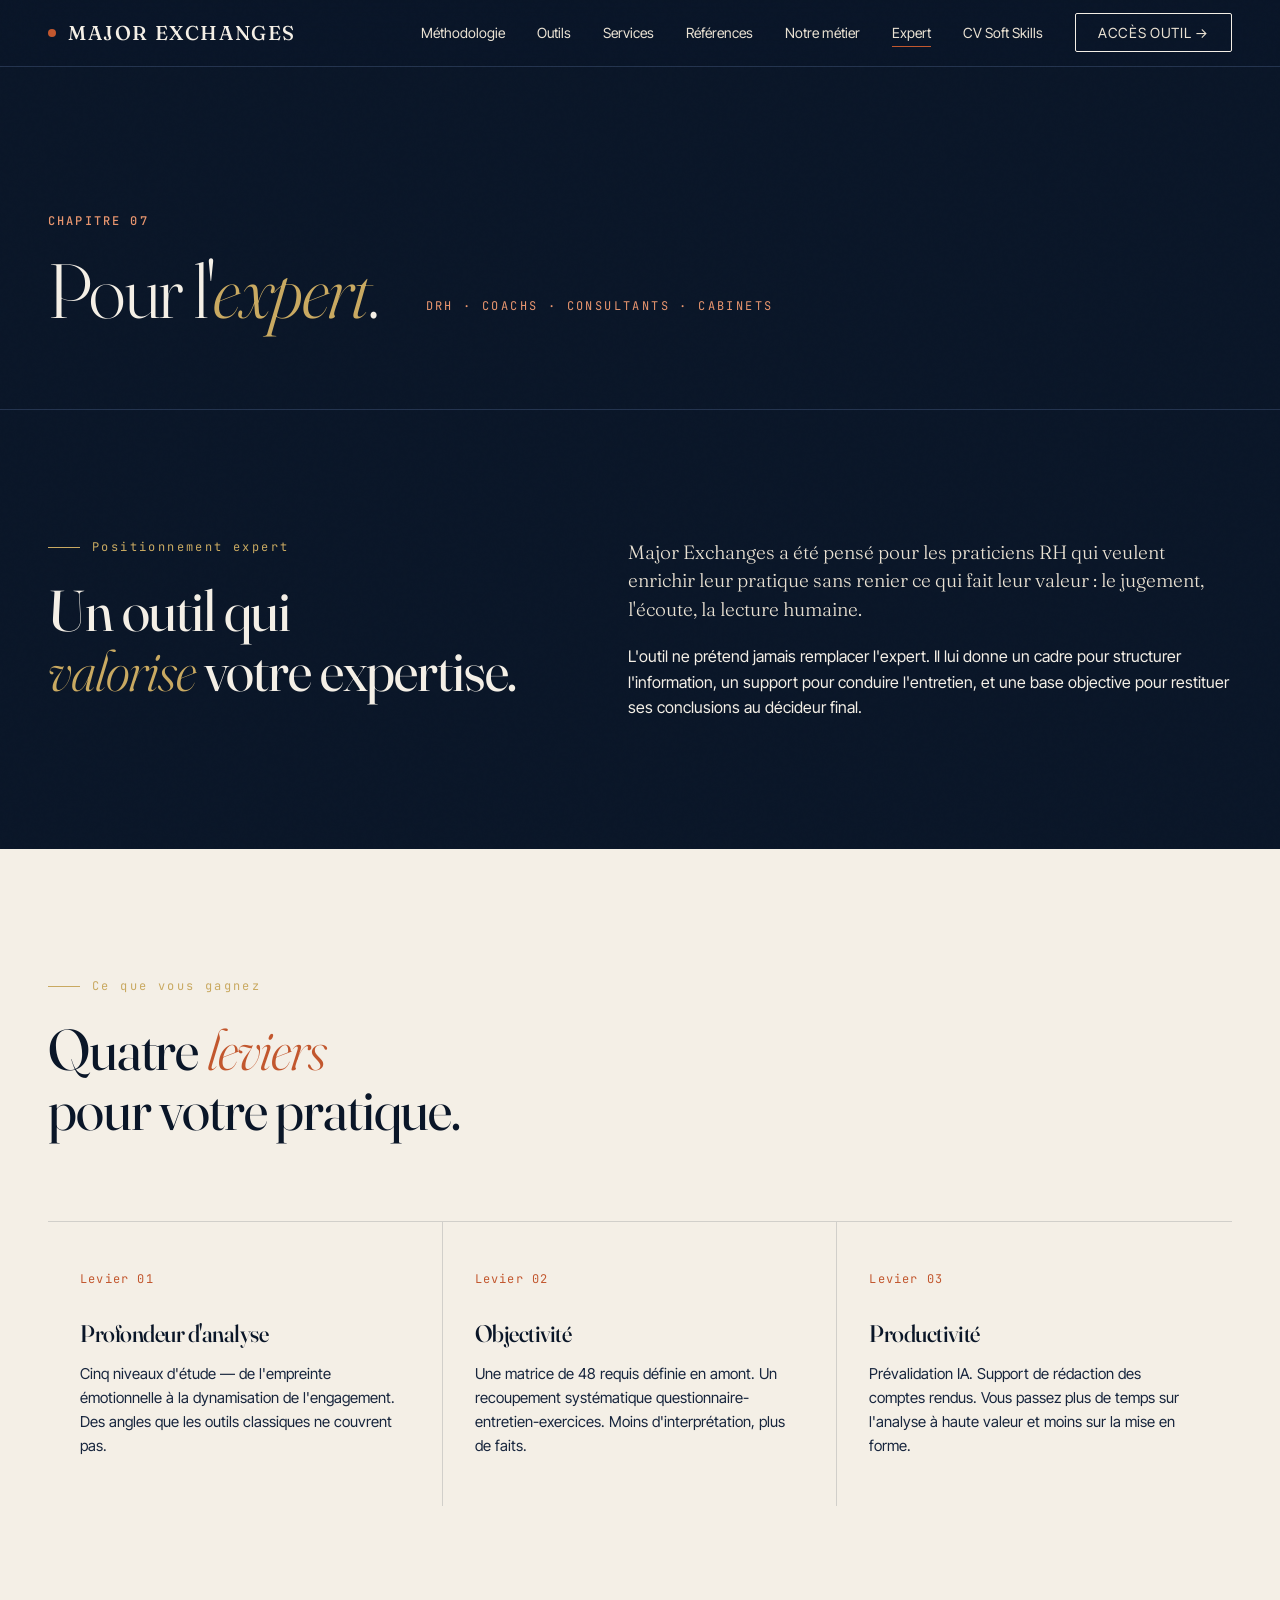
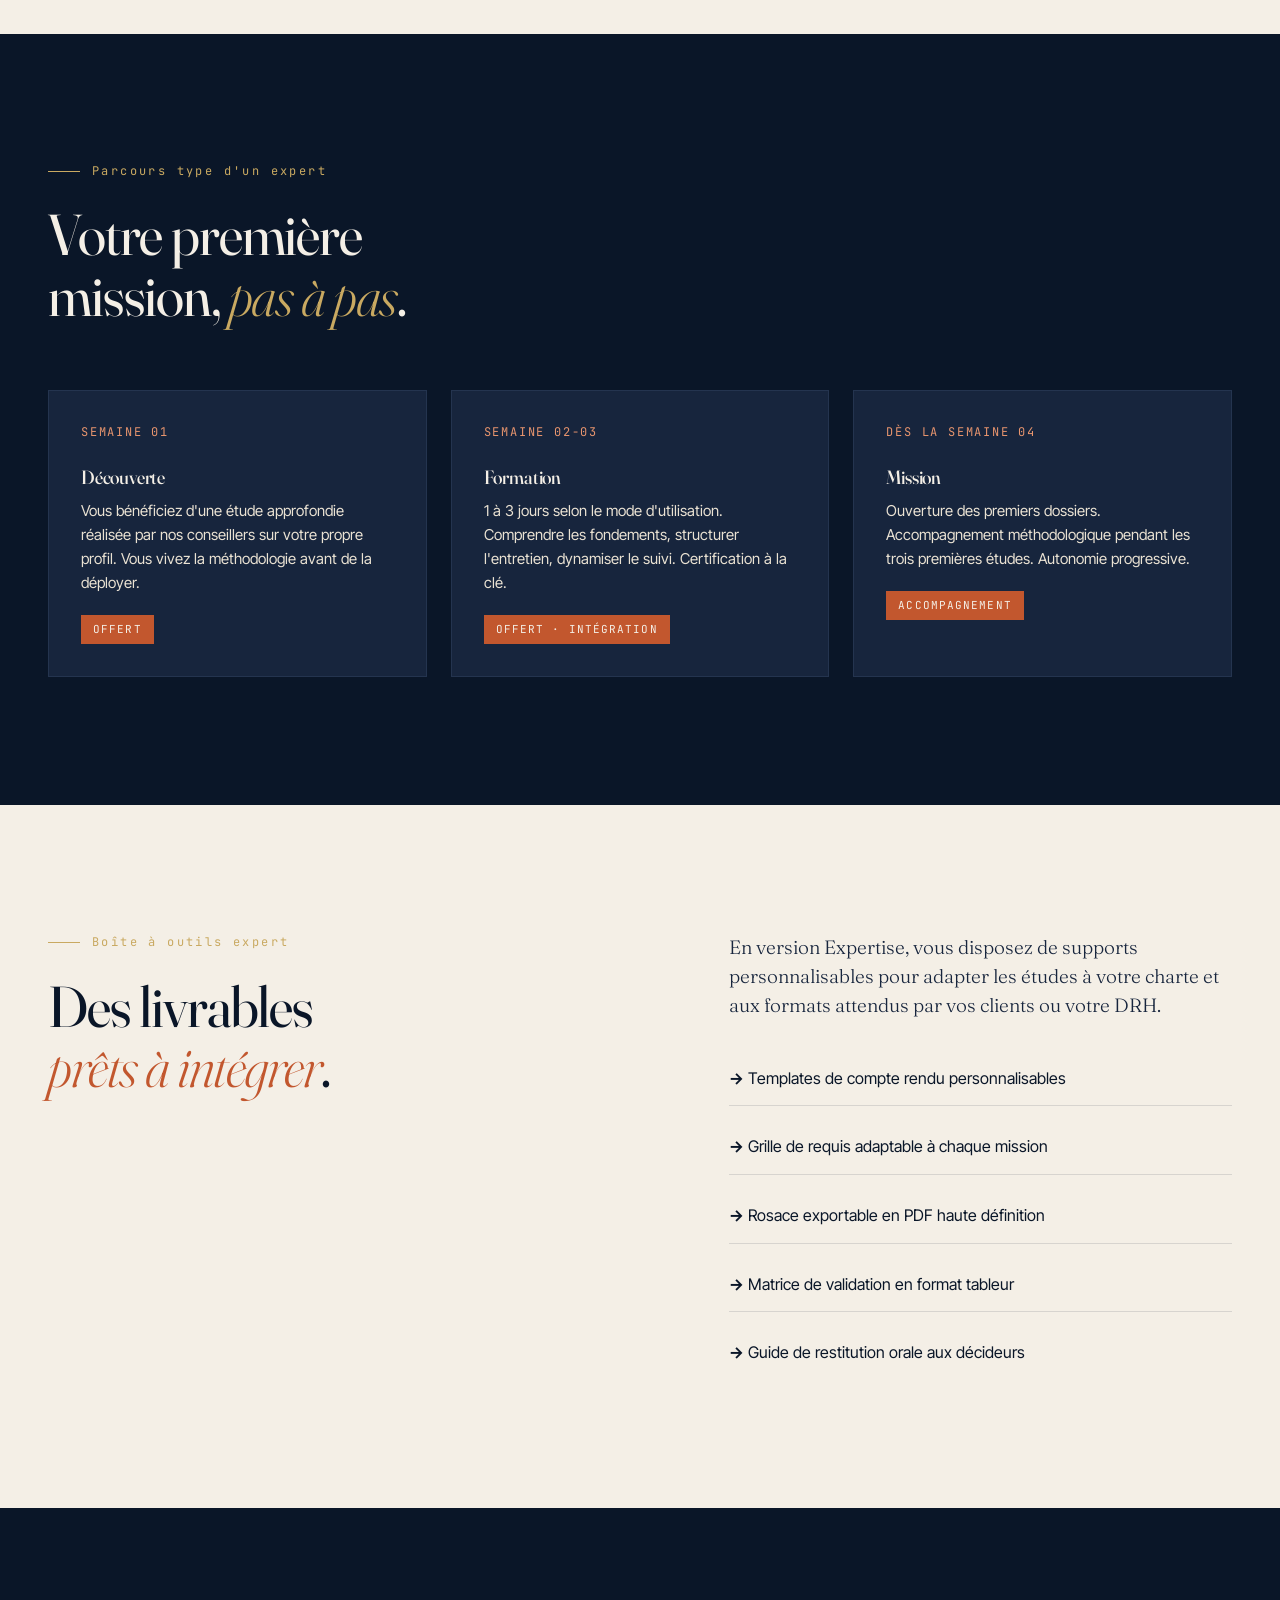
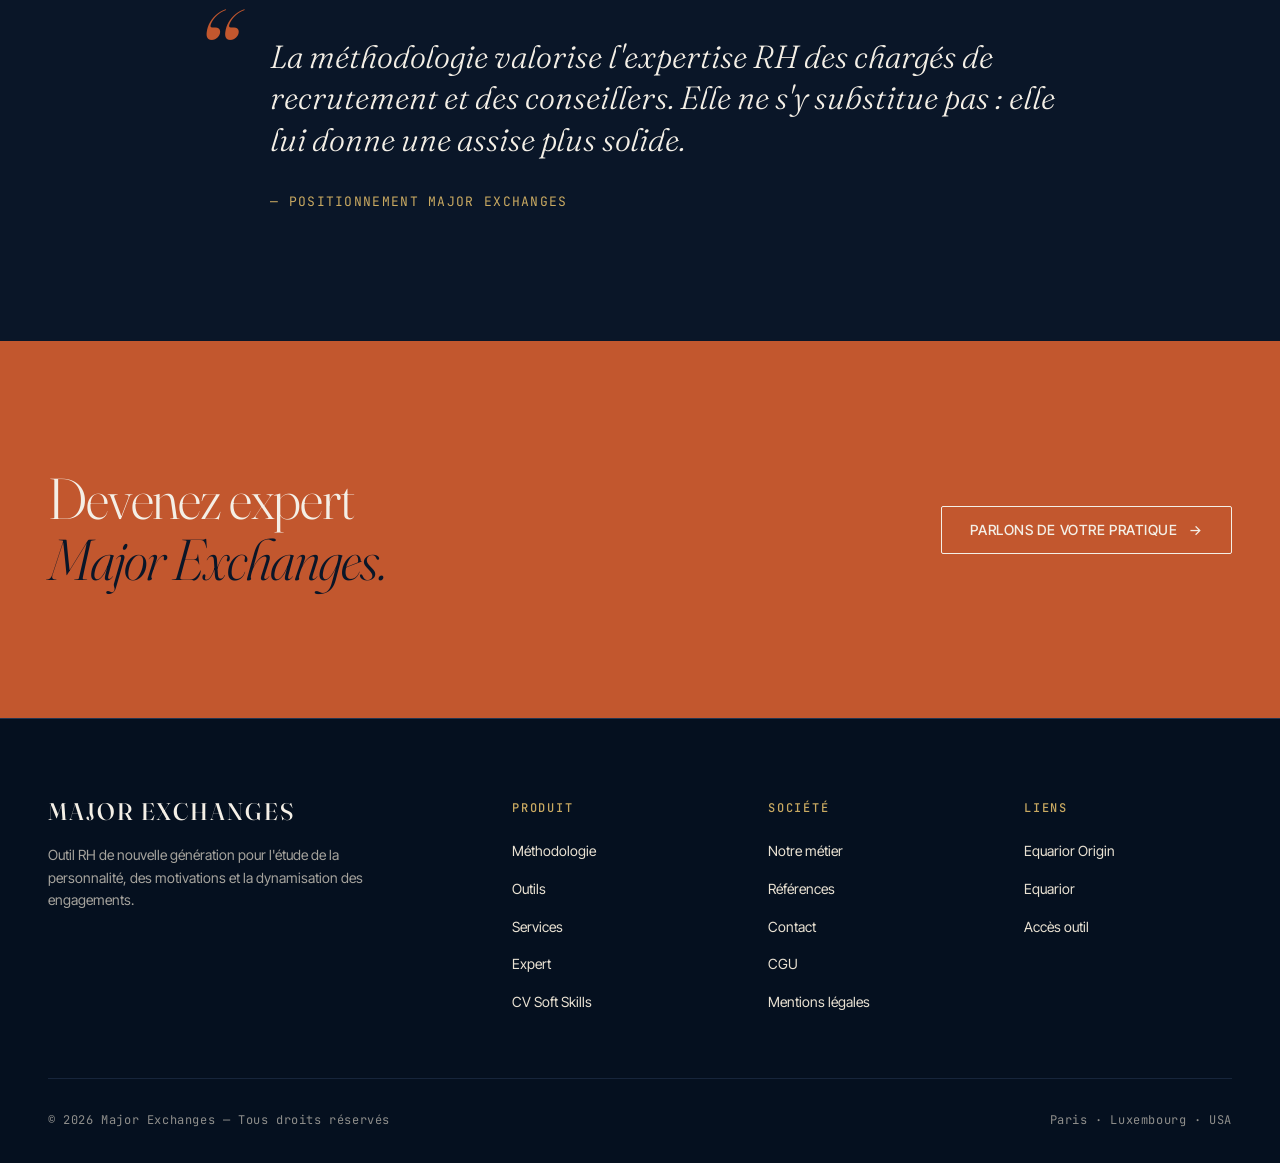
<file: expert.html>
<!DOCTYPE html>
<html lang="fr">
<head>
  <meta charset="UTF-8" />
  <meta name="viewport" content="width=device-width, initial-scale=1.0" />
  <title>Expert — Major Exchanges</title>
  <meta name="description" content="Major Exchanges pour les experts RH, coachs et consultants : un outil qui valorise votre expertise sans s'y substituer." />
  <meta property="og:title" content="Expert — Major Exchanges" />
  <meta property="og:description" content="Un outil qui valorise votre expertise sans s'y substituer. Pour DRH, coachs et consultants." />
  <meta property="og:type" content="website" />
  <meta property="og:locale" content="fr_FR" />
  <meta name="twitter:card" content="summary_large_image" />
  <link rel="icon" type="image/svg+xml" href="assets/favicon.svg" />
  <link rel="stylesheet" href="assets/style.css" />
</head>
<body>

<nav class="nav">
  <div class="nav-inner">
    <a href="index.html" class="nav-logo"><span class="dot"></span>MAJOR EXCHANGES</a>
    <ul class="nav-links">
      <li><a href="methodologie.html">Méthodologie</a></li>
      <li><a href="outils.html">Outils</a></li>
      <li><a href="services.html">Services</a></li>
      <li><a href="references.html">Références</a></li>
      <li><a href="metier.html">Notre métier</a></li>
      <li><a href="expert.html" class="active">Expert</a></li>
      <li><a href="cv-softskills.html">CV Soft Skills</a></li>
      <li><a href="contact.html" class="nav-cta">Accès outil →</a></li>
    </ul>
    <button class="nav-burger" aria-label="Menu">
      <svg viewBox="0 0 24 24" fill="none" stroke="currentColor" stroke-width="1.5"><path d="M3 6h18M3 12h18M3 18h18"/></svg>
    </button>
  </div>
</nav>

<main>

<section class="page-header">
  <div class="page-header-inner">
    <div>
      <div class="eyebrow" style="margin-bottom:20px;">Chapitre 07</div>
      <h1 class="reveal">Pour l'<em>expert</em>.</h1>
    </div>
    <div class="page-header-meta reveal reveal-delay-1">DRH · Coachs · Consultants · Cabinets</div>
  </div>
</section>

<!-- Intro -->
<section class="section">
  <div class="section-inner">
    <div class="twocol">
      <div class="reveal">
        <div class="section-number">Positionnement expert</div>
        <h2>Un outil qui<br><em class="display-italic">valorise</em> votre expertise.</h2>
      </div>
      <div class="reveal reveal-delay-1">
        <p class="lead">
          Major Exchanges a été pensé pour les praticiens RH qui veulent enrichir leur pratique sans renier ce qui fait leur valeur : le jugement, l'écoute, la lecture humaine.
        </p>
        <p style="margin-top:20px;">
          L'outil ne prétend jamais remplacer l'expert. Il lui donne un cadre pour structurer l'information, un support pour conduire l'entretien, et une base objective pour restituer ses conclusions au décideur final.
        </p>
      </div>
    </div>
  </div>
</section>

<!-- Ce que vous gagnez -->
<section class="section section-light">
  <div class="section-inner">
    <div class="section-number">Ce que vous gagnez</div>
    <h2 class="reveal">Quatre <em class="display-italic">leviers</em><br>pour votre pratique.</h2>

    <div class="benefits">
      <div class="benefit reveal">
        <div class="benefit-num">Levier 01</div>
        <h3>Profondeur d'analyse</h3>
        <p>Cinq niveaux d'étude — de l'empreinte émotionnelle à la dynamisation de l'engagement. Des angles que les outils classiques ne couvrent pas.</p>
      </div>
      <div class="benefit reveal reveal-delay-1">
        <div class="benefit-num">Levier 02</div>
        <h3>Objectivité</h3>
        <p>Une matrice de 48 requis définie en amont. Un recoupement systématique questionnaire-entretien-exercices. Moins d'interprétation, plus de faits.</p>
      </div>
      <div class="benefit reveal reveal-delay-2">
        <div class="benefit-num">Levier 03</div>
        <h3>Productivité</h3>
        <p>Prévalidation IA. Support de rédaction des comptes rendus. Vous passez plus de temps sur l'analyse à haute valeur et moins sur la mise en forme.</p>
      </div>
    </div>
  </div>
</section>

<!-- Parcours type -->
<section class="section">
  <div class="section-inner">
    <div class="section-number">Parcours type d'un expert</div>
    <h2 class="reveal">Votre première<br>mission, <em class="display-italic">pas à pas</em>.</h2>

    <div class="steps">
      <div class="step reveal">
        <div class="step-num">Semaine 01</div>
        <h4>Découverte</h4>
        <p class="step-desc">Vous bénéficiez d'une étude approfondie réalisée par nos conseillers sur votre propre profil. Vous vivez la méthodologie avant de la déployer.</p>
        <span class="step-tag">Offert</span>
      </div>
      <div class="step reveal reveal-delay-1">
        <div class="step-num">Semaine 02-03</div>
        <h4>Formation</h4>
        <p class="step-desc">1 à 3 jours selon le mode d'utilisation. Comprendre les fondements, structurer l'entretien, dynamiser le suivi. Certification à la clé.</p>
        <span class="step-tag">Offert · intégration</span>
      </div>
      <div class="step reveal reveal-delay-2">
        <div class="step-num">Dès la semaine 04</div>
        <h4>Mission</h4>
        <p class="step-desc">Ouverture des premiers dossiers. Accompagnement méthodologique pendant les trois premières études. Autonomie progressive.</p>
        <span class="step-tag">Accompagnement</span>
      </div>
    </div>
  </div>
</section>

<!-- Outils dédiés expert -->
<section class="section section-light">
  <div class="section-inner">
    <div class="twocol twocol-flip">
      <div class="reveal">
        <div class="section-number">Boîte à outils expert</div>
        <h2>Des livrables<br><em class="display-italic">prêts à intégrer</em>.</h2>
      </div>
      <div class="reveal reveal-delay-1">
        <p class="lead">
          En version Expertise, vous disposez de supports personnalisables pour adapter les études à votre charte et aux formats attendus par vos clients ou votre DRH.
        </p>
        <ul style="list-style:none; margin-top:32px; display:flex; flex-direction:column; gap:14px;">
          <li style="padding:14px 0; border-bottom:1px solid rgba(10,22,40,0.12);"><strong>→</strong> Templates de compte rendu personnalisables</li>
          <li style="padding:14px 0; border-bottom:1px solid rgba(10,22,40,0.12);"><strong>→</strong> Grille de requis adaptable à chaque mission</li>
          <li style="padding:14px 0; border-bottom:1px solid rgba(10,22,40,0.12);"><strong>→</strong> Rosace exportable en PDF haute définition</li>
          <li style="padding:14px 0; border-bottom:1px solid rgba(10,22,40,0.12);"><strong>→</strong> Matrice de validation en format tableur</li>
          <li style="padding:14px 0;"><strong>→</strong> Guide de restitution orale aux décideurs</li>
        </ul>
      </div>
    </div>
  </div>
</section>

<!-- Quote expert -->
<section class="section">
  <div class="section-inner">
    <div class="quote reveal">
      <p class="quote-text">
        La méthodologie valorise l'expertise RH des chargés de recrutement et des conseillers. Elle ne s'y substitue pas : elle lui donne une assise plus solide.
      </p>
      <div class="quote-cite">— Positionnement Major Exchanges</div>
    </div>
  </div>
</section>

<section class="cta-banner">
  <div class="cta-banner-inner">
    <h2 class="reveal">Devenez expert<br><em>Major Exchanges.</em></h2>
    <a href="contact.html" class="btn btn-ghost reveal reveal-delay-1">Parlons de votre pratique <span class="arrow">→</span></a>
  </div>
</section>

</main>

<footer class="footer">
  <div class="footer-inner">
    <div class="footer-grid">
      <div class="footer-brand">
        <h3>MAJOR EXCHANGES</h3>
        <p>Outil RH de nouvelle génération pour l'étude de la personnalité, des motivations et la dynamisation des engagements.</p>
      </div>
      <div><h5>Produit</h5><ul><li><a href="methodologie.html">Méthodologie</a></li><li><a href="outils.html">Outils</a></li><li><a href="services.html">Services</a></li><li><a href="expert.html">Expert</a></li><li><a href="cv-softskills.html">CV Soft Skills</a></li></ul></div>
      <div><h5>Société</h5><ul><li><a href="metier.html">Notre métier</a></li><li><a href="references.html">Références</a></li><li><a href="contact.html">Contact</a></li><li><a href="cgu.html">CGU</a></li><li><a href="mentions-legales.html">Mentions légales</a></li></ul></div>
      <div><h5>Liens</h5><ul><li><a href="https://www.equarior-origin.com">Equarior Origin</a></li><li><a href="https://www.equarior.com">Equarior</a></li><li><a href="https://app.major-exchanges.com">Accès outil</a></li></ul></div>
    </div>
    <div class="footer-bottom">
      <div>© 2026 Major Exchanges — Tous droits réservés</div>
      <div>Paris · Luxembourg · USA</div>
    </div>
  </div>
</footer>

<script src="assets/script.js"></script>
</body>
</html>
</file>
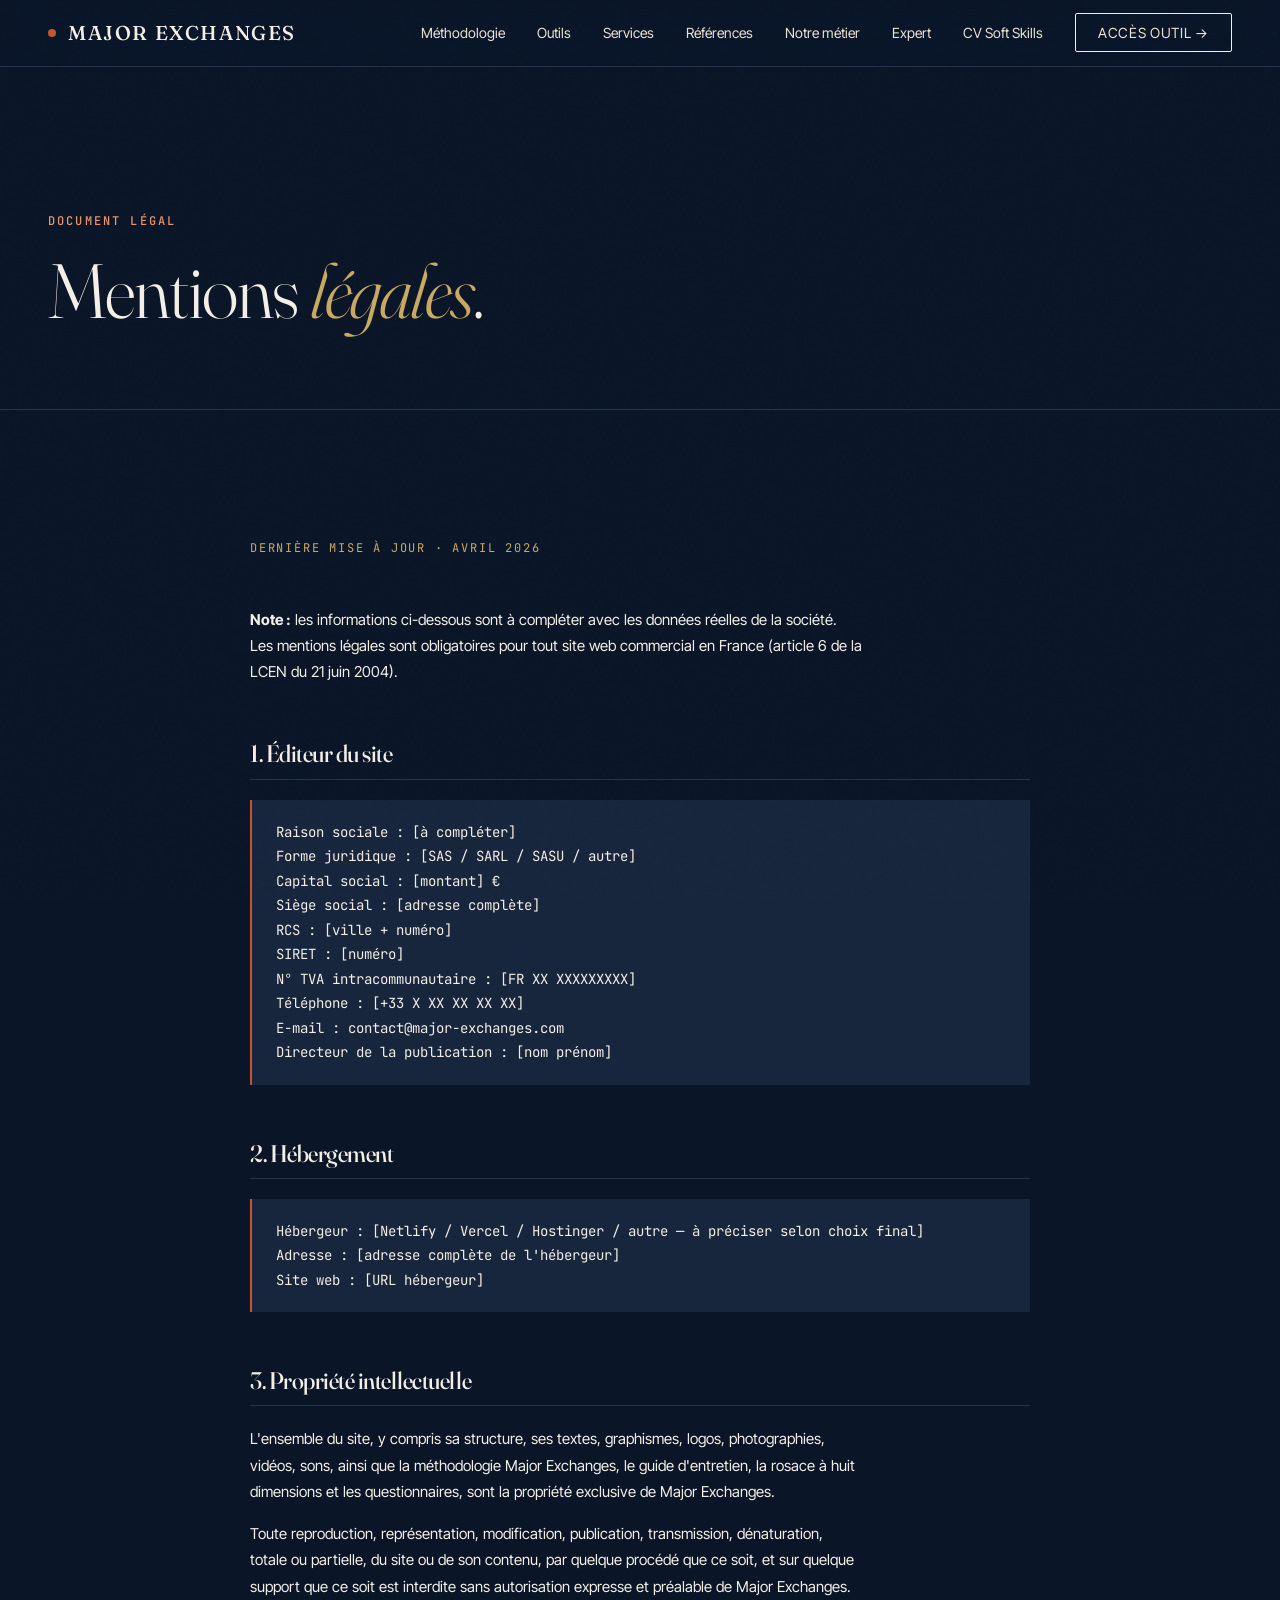
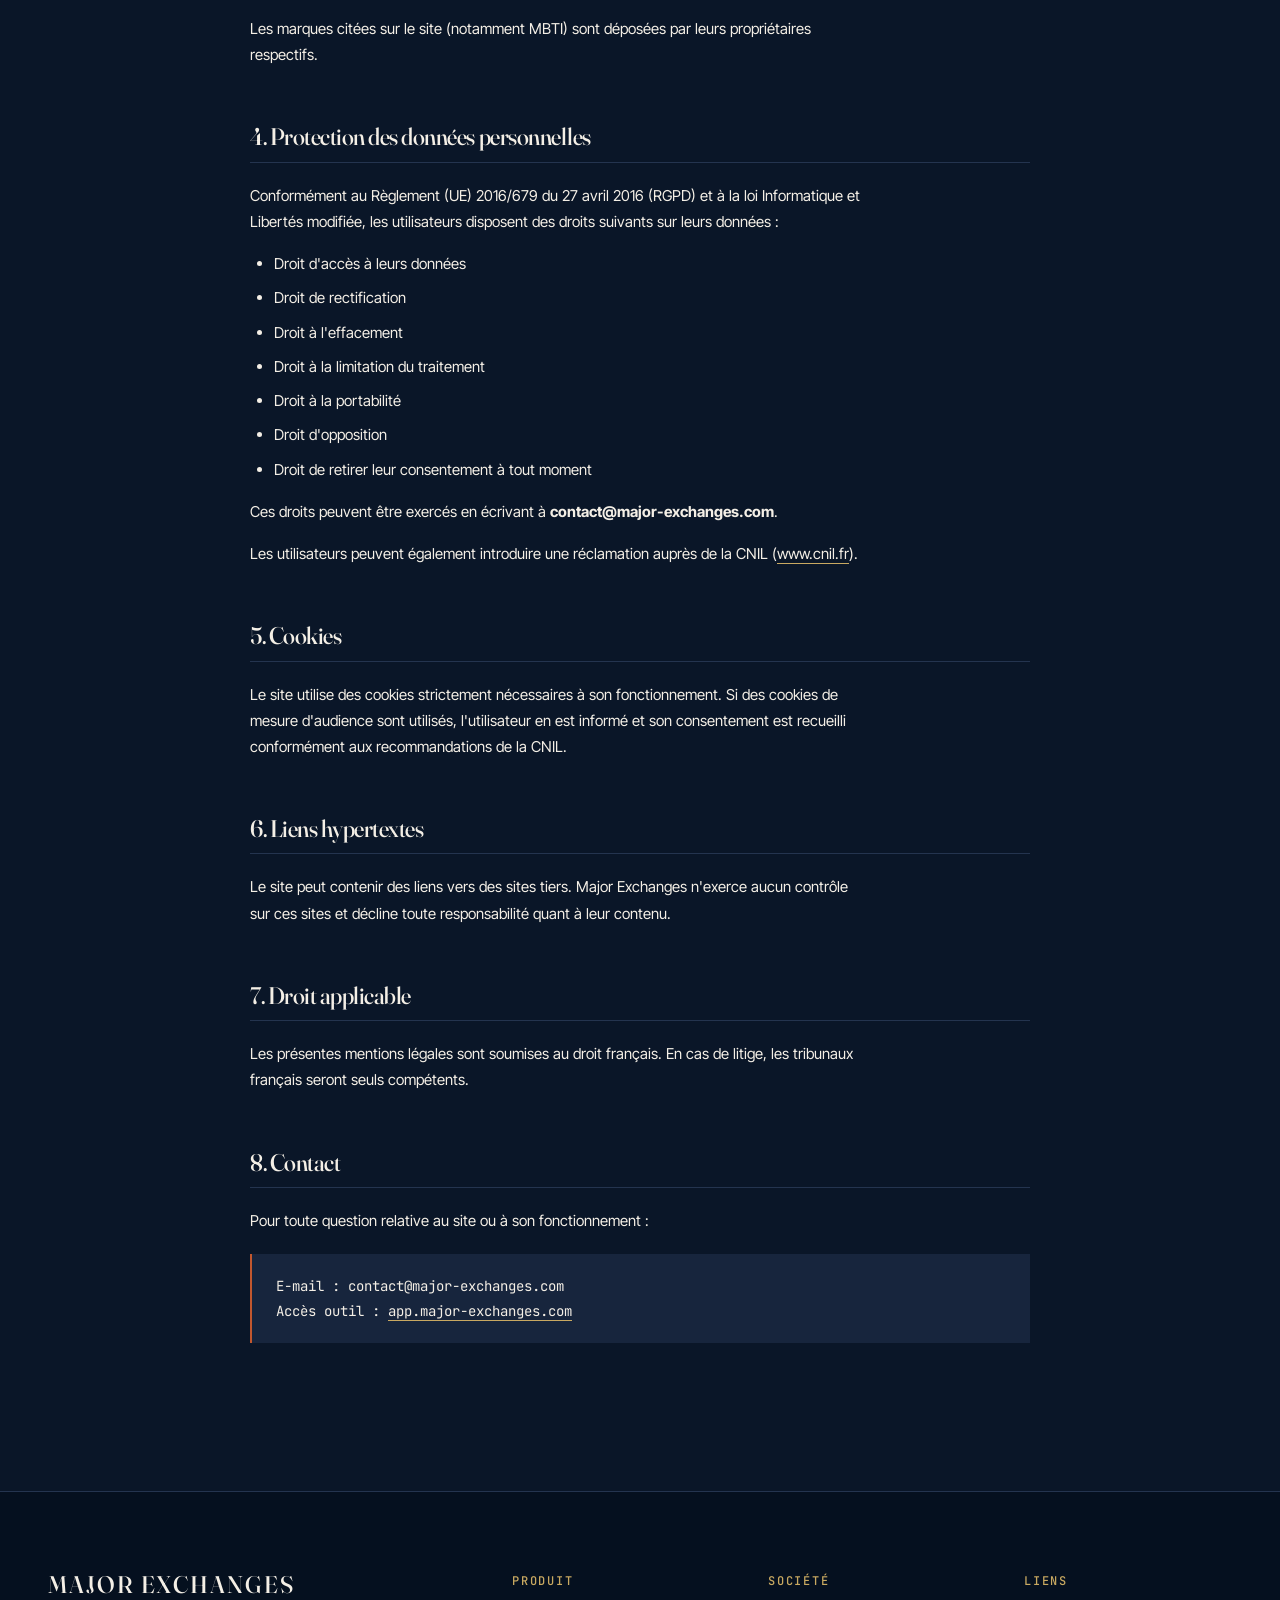
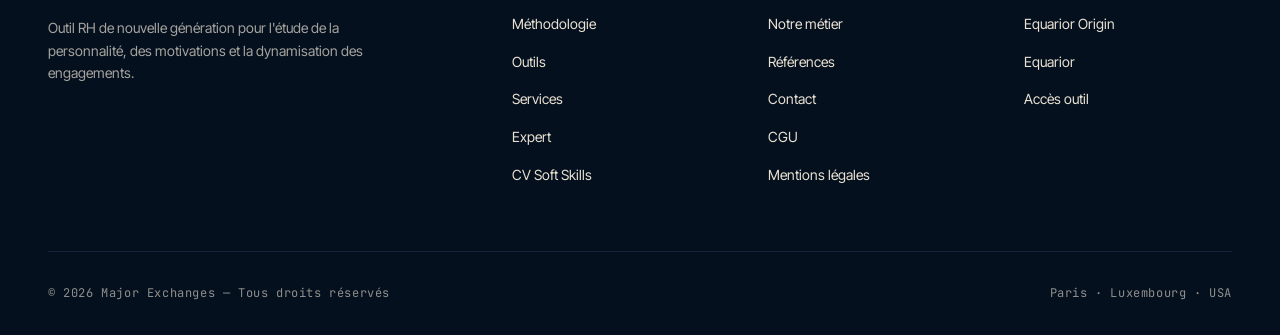
<file: mentions-legales.html>
<!DOCTYPE html>
<html lang="fr">
<head>
  <meta charset="UTF-8" />
  <meta name="viewport" content="width=device-width, initial-scale=1.0" />
  <title>Mentions légales — Major Exchanges</title>
  <meta name="description" content="Mentions légales du site Major Exchanges : éditeur, hébergeur, propriété intellectuelle, protection des données." />
  <meta name="robots" content="noindex, follow" />
  <link rel="icon" type="image/svg+xml" href="assets/favicon.svg" />
  <link rel="stylesheet" href="assets/style.css" />
  <style>
    .legal-content { max-width: 780px; margin: 0 auto; font-size: 0.9375rem; line-height: 1.75; }
    .legal-content h3 { margin-top: 56px; margin-bottom: 20px; font-size: 1.5rem; padding-bottom: 12px; border-bottom: 1px solid var(--ink-line); }
    .section-light .legal-content h3 { border-bottom-color: rgba(10,22,40,0.15); }
    .legal-content p, .legal-content ul { margin-bottom: 16px; }
    .legal-content ul { padding-left: 24px; }
    .legal-content li { margin-bottom: 8px; }
    .legal-info {
      font-family: var(--font-mono);
      font-size: 0.875rem;
      padding: 20px 24px;
      background: var(--ink-soft);
      border-left: 2px solid var(--rust);
      margin: 20px 0;
    }
    .section-light .legal-info { background: var(--paper-soft); }
    .legal-updated {
      font-family: var(--font-mono);
      font-size: 0.75rem;
      letter-spacing: 0.15em;
      text-transform: uppercase;
      color: var(--gold);
      margin-bottom: 48px;
    }
  </style>
</head>
<body>

<nav class="nav">
  <div class="nav-inner">
    <a href="index.html" class="nav-logo"><span class="dot"></span>MAJOR EXCHANGES</a>
    <ul class="nav-links">
      <li><a href="methodologie.html">Méthodologie</a></li>
      <li><a href="outils.html">Outils</a></li>
      <li><a href="services.html">Services</a></li>
      <li><a href="references.html">Références</a></li>
      <li><a href="metier.html">Notre métier</a></li>
      <li><a href="expert.html">Expert</a></li>
      <li><a href="cv-softskills.html">CV Soft Skills</a></li>
      <li><a href="contact.html" class="nav-cta">Accès outil →</a></li>
    </ul>
    <button class="nav-burger" aria-label="Menu">
      <svg viewBox="0 0 24 24" fill="none" stroke="currentColor" stroke-width="1.5"><path d="M3 6h18M3 12h18M3 18h18"/></svg>
    </button>
  </div>
</nav>

<main>

<section class="page-header">
  <div class="page-header-inner">
    <div>
      <div class="eyebrow" style="margin-bottom:20px;">Document légal</div>
      <h1 class="reveal">Mentions <em>légales</em>.</h1>
    </div>
  </div>
</section>

<section class="section">
  <div class="section-inner">
    <div class="legal-content">
      <div class="legal-updated">Dernière mise à jour · Avril 2026</div>

      <p><strong>Note :</strong> les informations ci-dessous sont à compléter avec les données réelles de la société. Les mentions légales sont obligatoires pour tout site web commercial en France (article 6 de la LCEN du 21 juin 2004).</p>

      <h3>1. Éditeur du site</h3>
      <div class="legal-info">
        Raison sociale : [à compléter]<br>
        Forme juridique : [SAS / SARL / SASU / autre]<br>
        Capital social : [montant] €<br>
        Siège social : [adresse complète]<br>
        RCS : [ville + numéro]<br>
        SIRET : [numéro]<br>
        N° TVA intracommunautaire : [FR XX XXXXXXXXX]<br>
        Téléphone : [+33 X XX XX XX XX]<br>
        E-mail : contact@major-exchanges.com<br>
        Directeur de la publication : [nom prénom]
      </div>

      <h3>2. Hébergement</h3>
      <div class="legal-info">
        Hébergeur : [Netlify / Vercel / Hostinger / autre — à préciser selon choix final]<br>
        Adresse : [adresse complète de l'hébergeur]<br>
        Site web : [URL hébergeur]
      </div>

      <h3>3. Propriété intellectuelle</h3>
      <p>L'ensemble du site, y compris sa structure, ses textes, graphismes, logos, photographies, vidéos, sons, ainsi que la méthodologie Major Exchanges, le guide d'entretien, la rosace à huit dimensions et les questionnaires, sont la propriété exclusive de Major Exchanges.</p>
      <p>Toute reproduction, représentation, modification, publication, transmission, dénaturation, totale ou partielle, du site ou de son contenu, par quelque procédé que ce soit, et sur quelque support que ce soit est interdite sans autorisation expresse et préalable de Major Exchanges.</p>
      <p>Les marques citées sur le site (notamment MBTI) sont déposées par leurs propriétaires respectifs.</p>

      <h3>4. Protection des données personnelles</h3>
      <p>Conformément au Règlement (UE) 2016/679 du 27 avril 2016 (RGPD) et à la loi Informatique et Libertés modifiée, les utilisateurs disposent des droits suivants sur leurs données :</p>
      <ul>
        <li>Droit d'accès à leurs données</li>
        <li>Droit de rectification</li>
        <li>Droit à l'effacement</li>
        <li>Droit à la limitation du traitement</li>
        <li>Droit à la portabilité</li>
        <li>Droit d'opposition</li>
        <li>Droit de retirer leur consentement à tout moment</li>
      </ul>
      <p>Ces droits peuvent être exercés en écrivant à <strong>contact@major-exchanges.com</strong>.</p>
      <p>Les utilisateurs peuvent également introduire une réclamation auprès de la CNIL (<a href="https://www.cnil.fr" style="border-bottom:1px solid var(--gold);">www.cnil.fr</a>).</p>

      <h3>5. Cookies</h3>
      <p>Le site utilise des cookies strictement nécessaires à son fonctionnement. Si des cookies de mesure d'audience sont utilisés, l'utilisateur en est informé et son consentement est recueilli conformément aux recommandations de la CNIL.</p>

      <h3>6. Liens hypertextes</h3>
      <p>Le site peut contenir des liens vers des sites tiers. Major Exchanges n'exerce aucun contrôle sur ces sites et décline toute responsabilité quant à leur contenu.</p>

      <h3>7. Droit applicable</h3>
      <p>Les présentes mentions légales sont soumises au droit français. En cas de litige, les tribunaux français seront seuls compétents.</p>

      <h3>8. Contact</h3>
      <p>Pour toute question relative au site ou à son fonctionnement :</p>
      <div class="legal-info">
        E-mail : contact@major-exchanges.com<br>
        Accès outil : <a href="https://app.major-exchanges.com" style="border-bottom:1px solid var(--gold);">app.major-exchanges.com</a>
      </div>
    </div>
  </div>
</section>

</main>

<footer class="footer">
  <div class="footer-inner">
    <div class="footer-grid">
      <div class="footer-brand">
        <h3>MAJOR EXCHANGES</h3>
        <p>Outil RH de nouvelle génération pour l'étude de la personnalité, des motivations et la dynamisation des engagements.</p>
      </div>
      <div><h5>Produit</h5><ul><li><a href="methodologie.html">Méthodologie</a></li><li><a href="outils.html">Outils</a></li><li><a href="services.html">Services</a></li><li><a href="expert.html">Expert</a></li><li><a href="cv-softskills.html">CV Soft Skills</a></li></ul></div>
      <div><h5>Société</h5><ul><li><a href="metier.html">Notre métier</a></li><li><a href="references.html">Références</a></li><li><a href="contact.html">Contact</a></li><li><a href="cgu.html">CGU</a></li><li><a href="mentions-legales.html">Mentions légales</a></li></ul></div>
      <div><h5>Liens</h5><ul><li><a href="https://www.equarior-origin.com">Equarior Origin</a></li><li><a href="https://www.equarior.com">Equarior</a></li><li><a href="https://app.major-exchanges.com">Accès outil</a></li></ul></div>
    </div>
    <div class="footer-bottom">
      <div>© 2026 Major Exchanges — Tous droits réservés</div>
      <div>Paris · Luxembourg · USA</div>
    </div>
  </div>
</footer>

<script src="assets/script.js"></script>
</body>
</html>
</file>
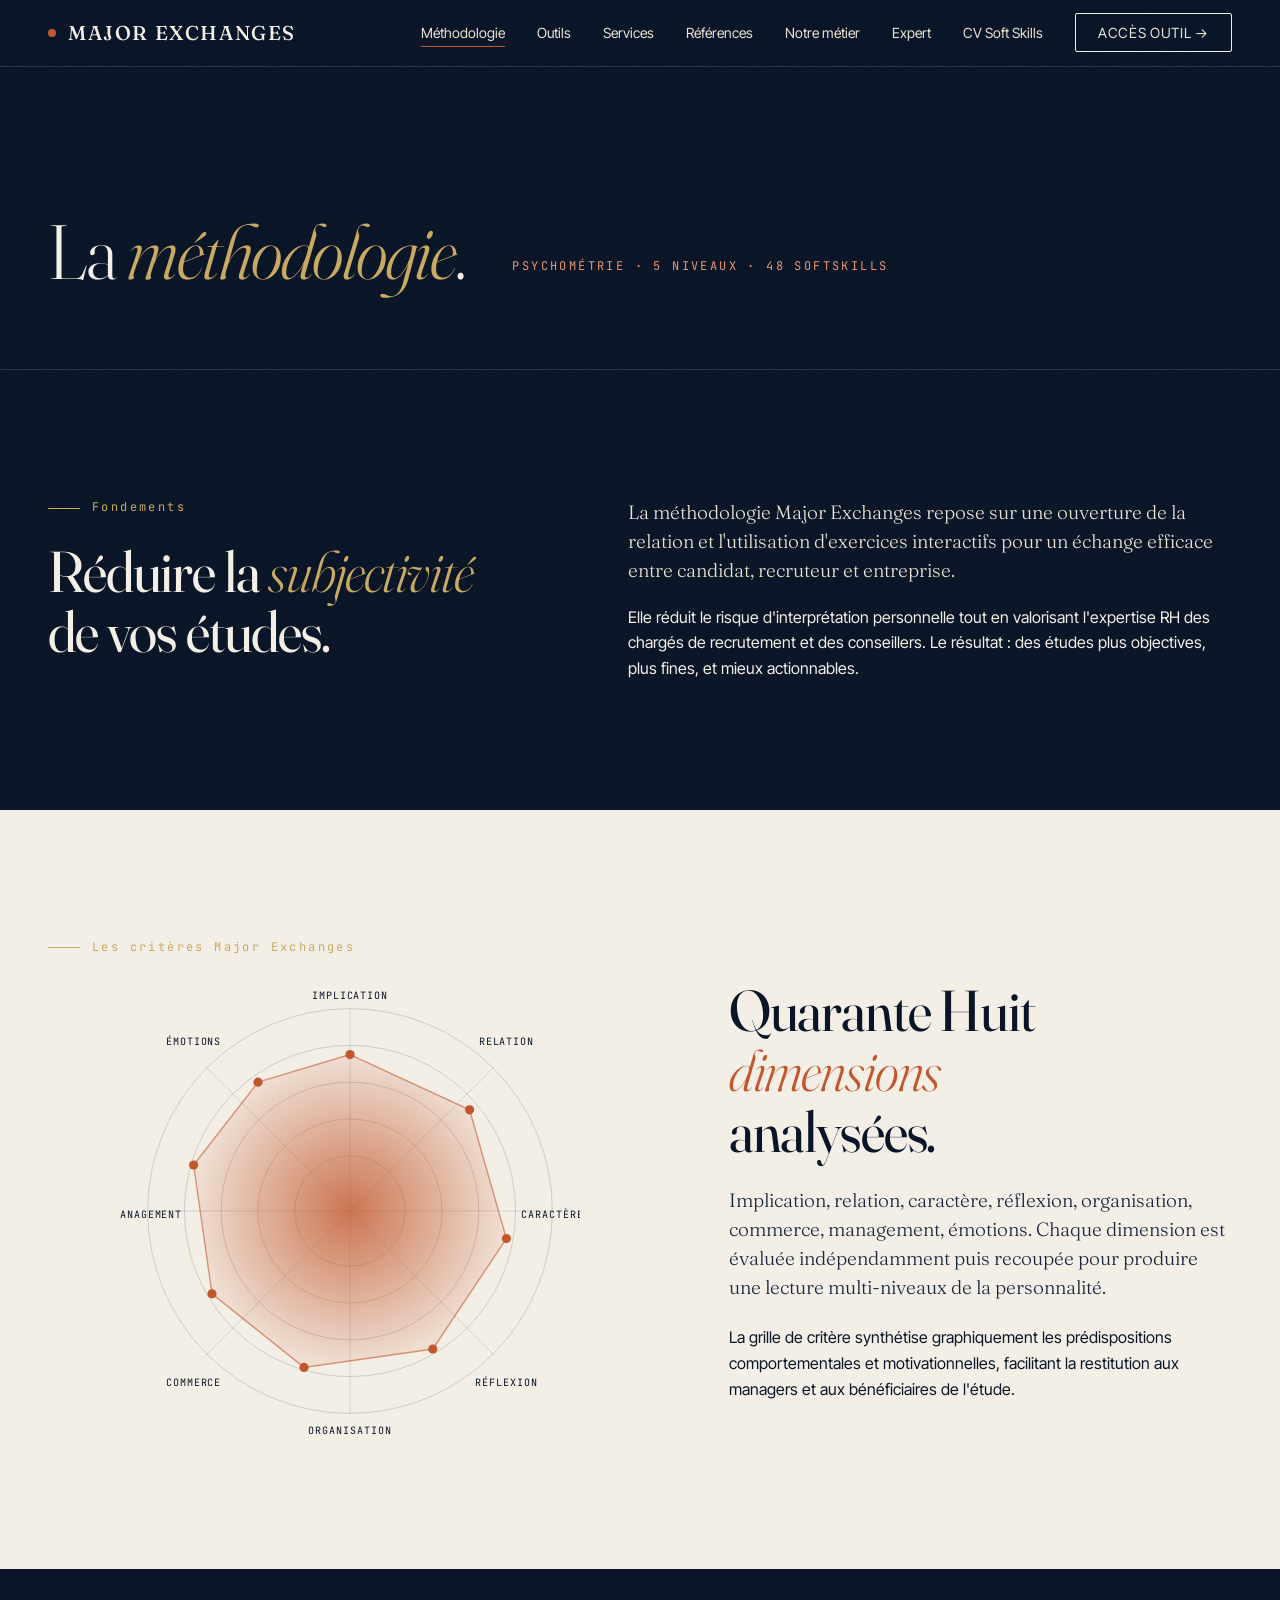
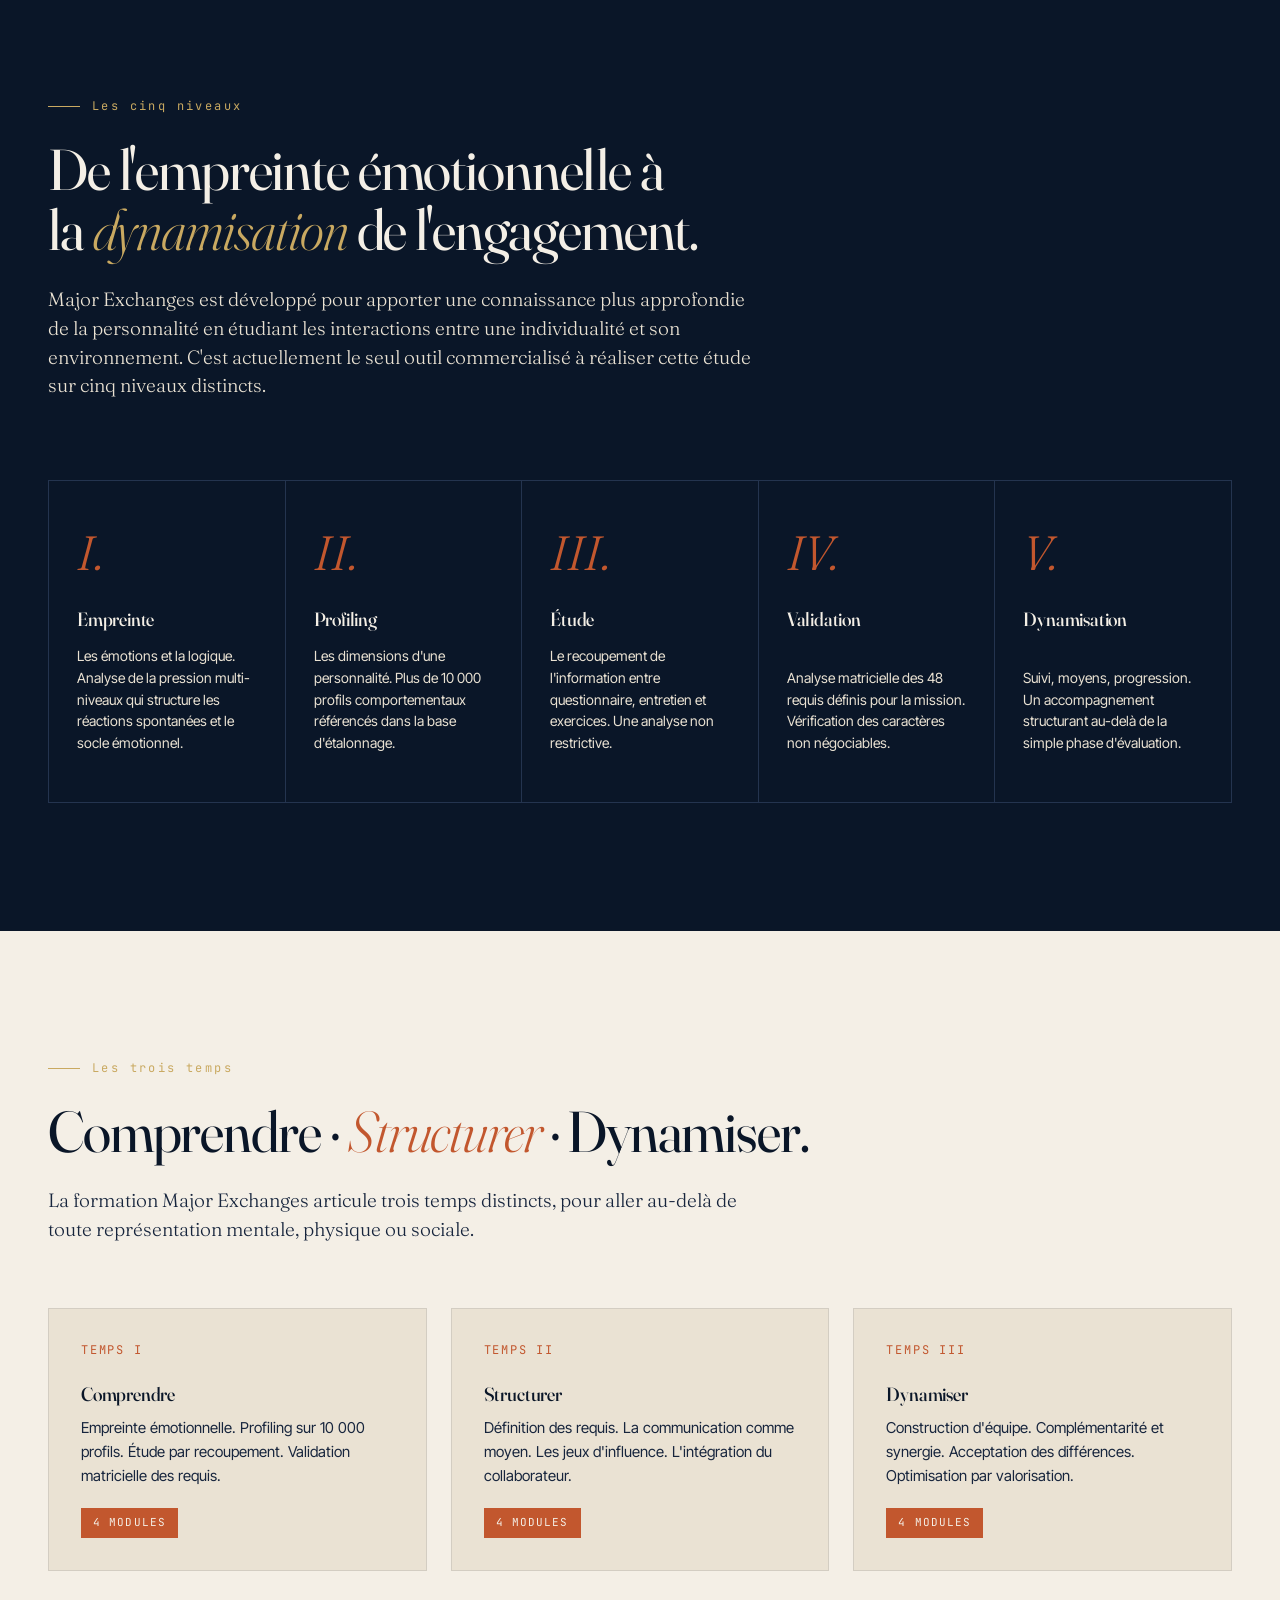
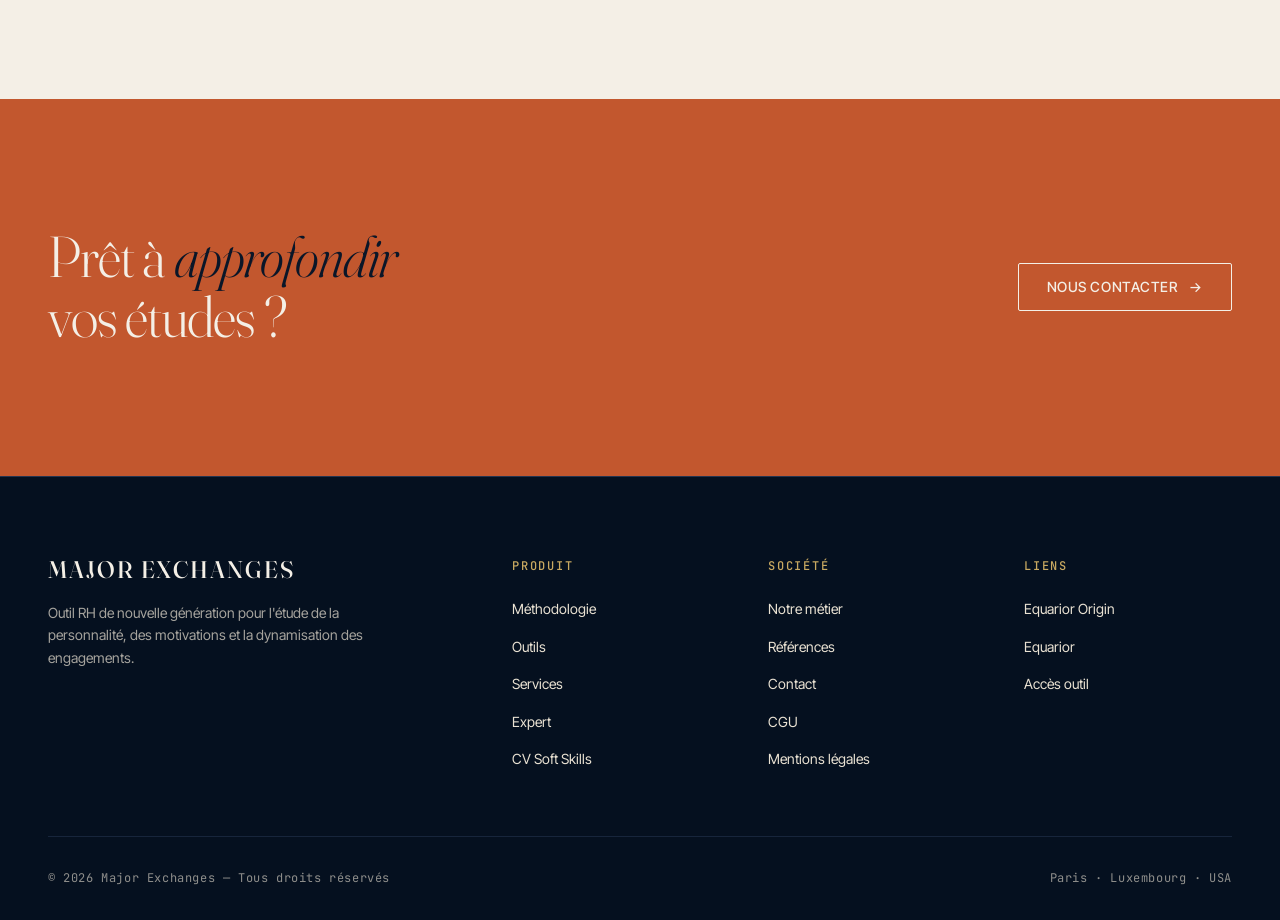
<file: methodologie.html>
<!DOCTYPE html>
<html lang="fr">
<head>
  <meta charset="UTF-8" />
  <meta name="viewport" content="width=device-width, initial-scale=1.0" />
  <title>Méthodologie — Major Exchanges</title>
  <meta name="description" content="La méthodologie Major Exchanges : psychométrie sur 5 niveaux, rosace d'analyse, approche Comprendre-Structurer-Dynamiser." />
  <meta property="og:title" content="Méthodologie — Major Exchanges" />
  <meta property="og:description" content="Psychométrie sur 5 niveaux, rosace à 8 dimensions, approche Comprendre-Structurer-Dynamiser." />
  <meta property="og:type" content="website" />
  <meta property="og:locale" content="fr_FR" />
  <meta name="twitter:card" content="summary_large_image" />
  <link rel="icon" type="image/svg+xml" href="assets/favicon.svg" />
  <link rel="stylesheet" href="assets/style.css" />
</head>
<body>

<nav class="nav">
  <div class="nav-inner">
    <a href="index.html" class="nav-logo"><span class="dot"></span>MAJOR EXCHANGES</a>
    <ul class="nav-links">
      <li><a href="methodologie.html" class="active">Méthodologie</a></li>
      <li><a href="outils.html">Outils</a></li>
      <li><a href="services.html">Services</a></li>
      <li><a href="references.html">Références</a></li>
      <li><a href="metier.html">Notre métier</a></li>
      <li><a href="expert.html">Expert</a></li>
      <li><a href="cv-softskills.html">CV Soft Skills</a></li>
      <li><a href="contact.html" class="nav-cta">Accès outil →</a></li>
    </ul>
    <button class="nav-burger" aria-label="Menu">
      <svg viewBox="0 0 24 24" fill="none" stroke="currentColor" stroke-width="1.5"><path d="M3 6h18M3 12h18M3 18h18"/></svg>
    </button>
  </div>
</nav>

<main>

<!-- Page header -->
<section class="page-header">
  <div class="page-header-inner">
    <div>
      <h1 class="reveal">La <em>méthodologie</em>.</h1>
    </div>
    <div class="page-header-meta reveal reveal-delay-1">
      Psychométrie · 5 niveaux · 48 softskills 
    </div>
  </div>
</section>

<!-- Intro -->
<section class="section">
  <div class="section-inner">
    <div class="twocol">
      <div class="reveal">
        <div class="section-number">Fondements</div>
        <h2>Réduire la <em class="display-italic">subjectivité</em><br>de vos études.</h2>
      </div>
      <div class="reveal reveal-delay-1">
        <p class="lead">
          La méthodologie Major Exchanges repose sur une ouverture de la relation et l'utilisation d'exercices interactifs pour un échange efficace entre candidat, recruteur et entreprise.
        </p>
        <p style="margin-top:20px;">
          Elle réduit le risque d'interprétation personnelle tout en valorisant l'expertise RH des chargés de recrutement et des conseillers. Le résultat : des études plus objectives, plus fines, et mieux actionnables.
        </p>
      </div>
    </div>
  </div>
</section>

<!-- Rosace SVG -->
<section class="section section-light">
  <div class="section-inner">
    <div class="section-number">Les critères Major Exchanges</div>
    <div class="twocol twocol-flip">
      <div class="reveal" style="display:flex; justify-content:center;">
        <svg viewBox="0 0 500 500" xmlns="http://www.w3.org/2000/svg" style="width:100%; max-width:460px;">
          <defs>
            <radialGradient id="core" cx="50%" cy="50%" r="50%">
              <stop offset="0%" stop-color="#C2572E" stop-opacity="0.8"/>
              <stop offset="100%" stop-color="#C2572E" stop-opacity="0.1"/>
            </radialGradient>
          </defs>
          <!-- Cercles concentriques -->
          <g fill="none" stroke="#0A1628" stroke-width="0.7" stroke-opacity="0.25">
            <circle cx="250" cy="250" r="220"/>
            <circle cx="250" cy="250" r="180"/>
            <circle cx="250" cy="250" r="140"/>
            <circle cx="250" cy="250" r="100"/>
            <circle cx="250" cy="250" r="60"/>
          </g>
          <!-- 8 axes -->
          <g stroke="#0A1628" stroke-width="0.5" stroke-opacity="0.3">
            <line x1="250" y1="30" x2="250" y2="470"/>
            <line x1="30" y1="250" x2="470" y2="250"/>
            <line x1="94" y1="94" x2="406" y2="406"/>
            <line x1="406" y1="94" x2="94" y2="406"/>
          </g>
          <!-- Polygone d'analyse -->
          <polygon points="250,80 380,140 420,280 340,400 200,420 100,340 80,200 150,110"
                   fill="url(#core)" stroke="#C2572E" stroke-width="1.5" stroke-opacity="0.6"/>
          <!-- Points -->
          <g fill="#C2572E">
            <circle cx="250" cy="80" r="5"/>
            <circle cx="380" cy="140" r="5"/>
            <circle cx="420" cy="280" r="5"/>
            <circle cx="340" cy="400" r="5"/>
            <circle cx="200" cy="420" r="5"/>
            <circle cx="100" cy="340" r="5"/>
            <circle cx="80" cy="200" r="5"/>
            <circle cx="150" cy="110" r="5"/>
          </g>
          <!-- Labels -->
          <g font-family="'JetBrains Mono', monospace" font-size="11" fill="#0A1628" text-anchor="middle" letter-spacing="1">
            <text x="250" y="20">IMPLICATION</text>
            <text x="420" y="70">RELATION</text>
            <text x="470" y="258">CARACTÈRE</text>
            <text x="420" y="440">RÉFLEXION</text>
            <text x="250" y="492">ORGANISATION</text>
            <text x="80" y="440">COMMERCE</text>
            <text x="30" y="258">MANAGEMENT</text>
            <text x="80" y="70">ÉMOTIONS</text>
          </g>
        </svg>
      </div>
      <div>
        <h2 class="reveal">Quarante Huit <em class="display-italic">dimensions</em><br>analysées.</h2>
        <p class="lead mt-sm reveal reveal-delay-1">
          Implication, relation, caractère, réflexion, organisation, commerce, management, émotions. Chaque dimension est évaluée indépendamment puis recoupée pour produire une lecture multi-niveaux de la personnalité.
        </p>
        <p class="mt-sm reveal reveal-delay-2">
          La grille de critère synthétise graphiquement les prédispositions comportementales et motivationnelles, facilitant la restitution aux managers et aux bénéficiaires de l'étude.
        </p>
      </div>
    </div>
  </div>
</section>

<!-- 5 niveaux détaillés -->
<section class="section">
  <div class="section-inner">
    <div class="section-number">Les cinq niveaux</div>
    <h2 class="reveal">De l'empreinte émotionnelle à<br>la <em class="display-italic">dynamisation</em> de l'engagement.</h2>
    <p class="lead mt-sm reveal reveal-delay-1">Major Exchanges est développé pour apporter une connaissance plus approfondie de la personnalité en étudiant les interactions entre une individualité et son environnement. C'est actuellement le seul outil commercialisé à réaliser cette étude sur cinq niveaux distincts.</p>

    <div class="pillars">
      <div class="pillar reveal">
        <div class="pillar-num">I.</div>
        <h4>Empreinte</h4>
        <p>Les émotions et la logique. Analyse de la pression multi-niveaux qui structure les réactions spontanées et le socle émotionnel.</p>
      </div>
      <div class="pillar reveal reveal-delay-1">
        <div class="pillar-num">II.</div>
        <h4>Profiling</h4>
        <p>Les dimensions d'une personnalité. Plus de 10 000 profils comportementaux référencés dans la base d'étalonnage.</p>
      </div>
      <div class="pillar reveal reveal-delay-2">
        <div class="pillar-num">III.</div>
        <h4>Étude</h4>
        <p>Le recoupement de l'information entre questionnaire, entretien et exercices. Une analyse non restrictive.</p>
      </div>
      <div class="pillar reveal reveal-delay-3">
        <div class="pillar-num">IV.</div>
        <h4>Validation</h4>
        <p>Analyse matricielle des 48 requis définis pour la mission. Vérification des caractères non négociables.</p>
      </div>
      <div class="pillar reveal reveal-delay-4">
        <div class="pillar-num">V.</div>
        <h4>Dynamisation</h4>
        <p>Suivi, moyens, progression. Un accompagnement structurant au-delà de la simple phase d'évaluation.</p>
      </div>
    </div>
  </div>
</section>

<!-- Comprendre / Structurer / Dynamiser -->
<section class="section section-light">
  <div class="section-inner">
    <div class="section-number">Les trois temps</div>
    <h2 class="reveal">Comprendre · <em class="display-italic">Structurer</em> · Dynamiser.</h2>
    <p class="lead mt-sm reveal reveal-delay-1">La formation Major Exchanges articule trois temps distincts, pour aller au-delà de toute représentation mentale, physique ou sociale.</p>

    <div class="steps">
      <div class="step reveal">
        <div class="step-num">Temps I</div>
        <h4>Comprendre</h4>
        <p class="step-desc">Empreinte émotionnelle. Profiling sur 10 000 profils. Étude par recoupement. Validation matricielle des requis.</p>
        <span class="step-tag">4 modules</span>
      </div>
      <div class="step reveal reveal-delay-1">
        <div class="step-num">Temps II</div>
        <h4>Structurer</h4>
        <p class="step-desc">Définition des requis. La communication comme moyen. Les jeux d'influence. L'intégration du collaborateur.</p>
        <span class="step-tag">4 modules</span>
      </div>
      <div class="step reveal reveal-delay-2">
        <div class="step-num">Temps III</div>
        <h4>Dynamiser</h4>
        <p class="step-desc">Construction d'équipe. Complémentarité et synergie. Acceptation des différences. Optimisation par valorisation.</p>
        <span class="step-tag">4 modules</span>
      </div>
    </div>
  </div>
</section>

<!-- CTA -->
<section class="cta-banner">
  <div class="cta-banner-inner">
    <h2 class="reveal">Prêt à <em>approfondir</em><br>vos études ?</h2>
    <a href="contact.html" class="btn btn-ghost reveal reveal-delay-1">Nous contacter <span class="arrow">→</span></a>
  </div>
</section>

</main>

<footer class="footer">
  <div class="footer-inner">
    <div class="footer-grid">
      <div class="footer-brand">
        <h3>MAJOR EXCHANGES</h3>
        <p>Outil RH de nouvelle génération pour l'étude de la personnalité, des motivations et la dynamisation des engagements.</p>
      </div>
      <div>
        <h5>Produit</h5>
        <ul>
          <li><a href="methodologie.html">Méthodologie</a></li>
          <li><a href="outils.html">Outils</a></li>
          <li><a href="services.html">Services</a></li>
          <li><a href="expert.html">Expert</a></li>
          <li><a href="cv-softskills.html">CV Soft Skills</a></li>
        </ul>
      </div>
      <div>
        <h5>Société</h5>
        <ul>
          <li><a href="metier.html">Notre métier</a></li>
          <li><a href="references.html">Références</a></li>
          <li><a href="contact.html">Contact</a></li>
          <li><a href="cgu.html">CGU</a></li>
          <li><a href="mentions-legales.html">Mentions légales</a></li>
        </ul>
      </div>
      <div>
        <h5>Liens</h5>
        <ul>
          <li><a href="https://www.equarior-origin.com">Equarior Origin</a></li>
          <li><a href="https://www.equarior.com">Equarior</a></li>
          <li><a href="https://app.major-exchanges.com">Accès outil</a></li>
        </ul>
      </div>
    </div>
    <div class="footer-bottom">
      <div>© 2026 Major Exchanges — Tous droits réservés</div>
      <div>Paris · Luxembourg · USA</div>
    </div>
  </div>
</footer>

<script src="assets/script.js"></script>
</body>
</html>
</file>
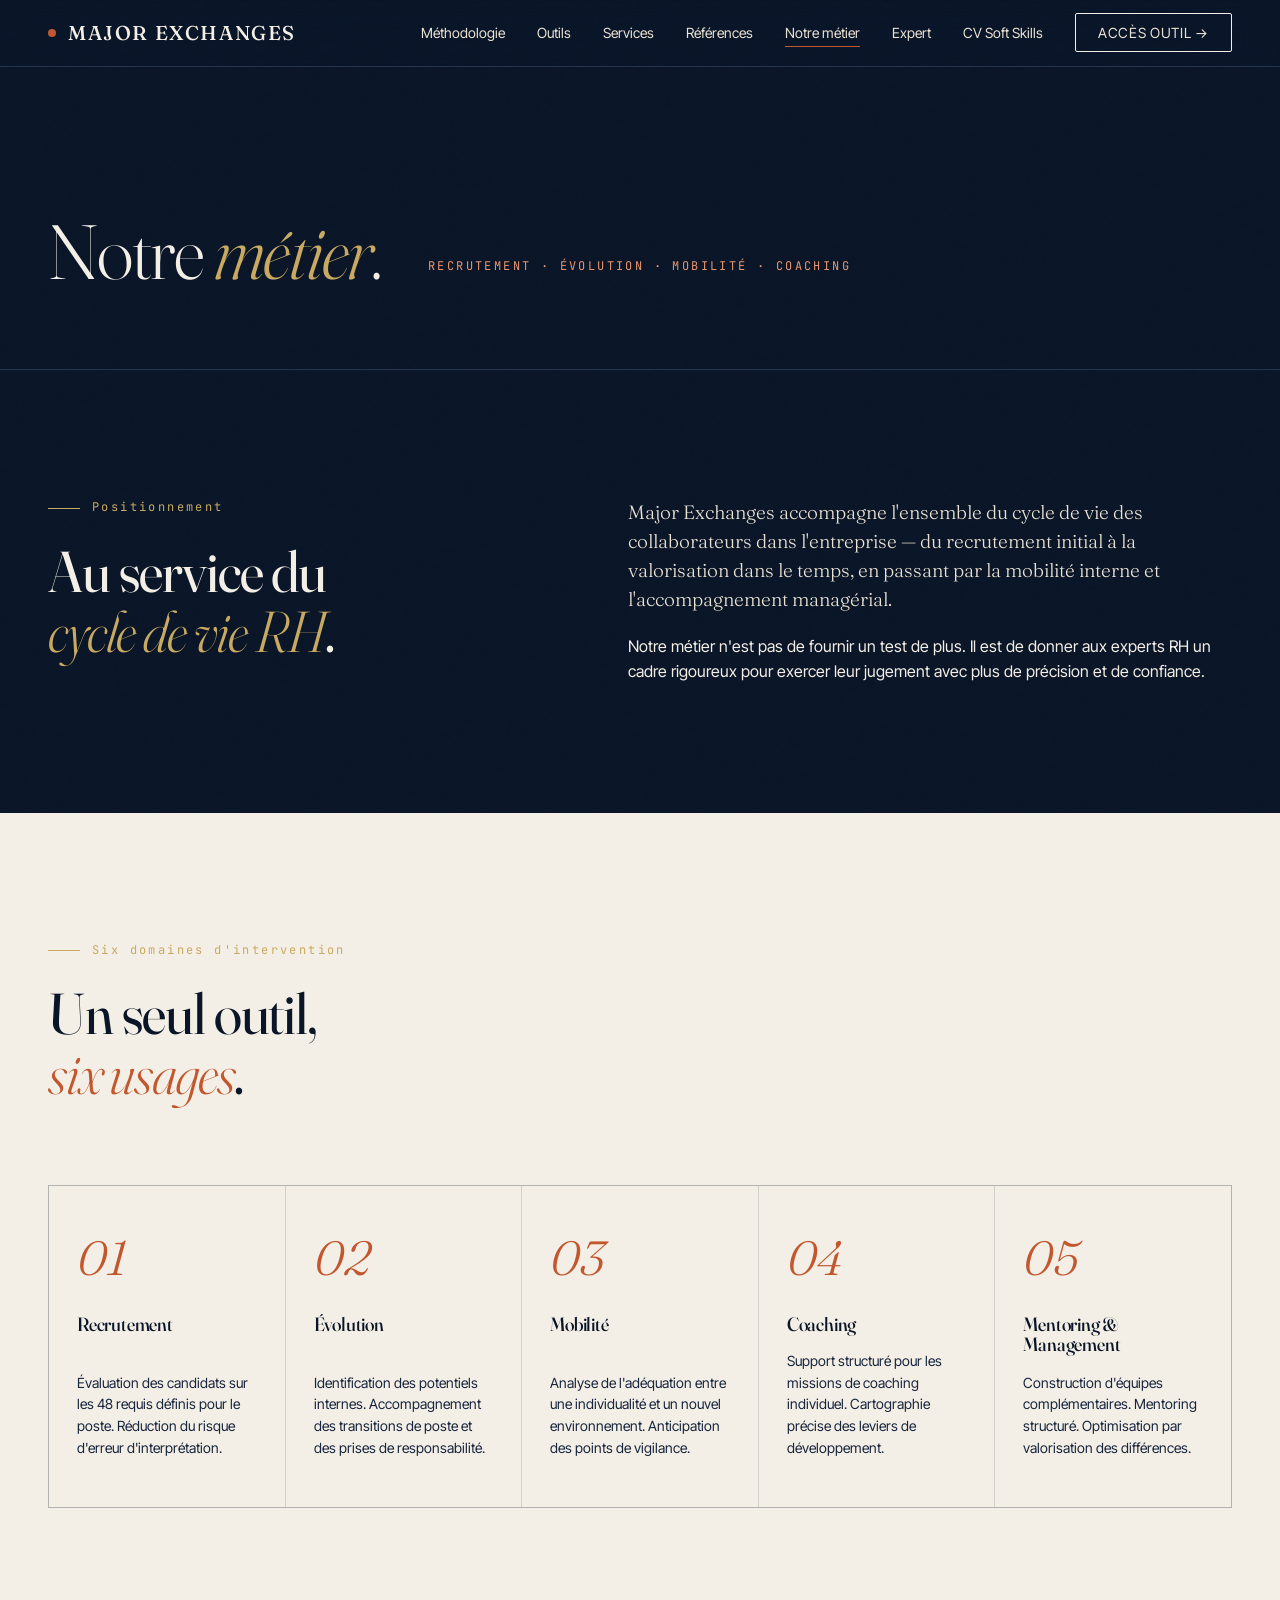
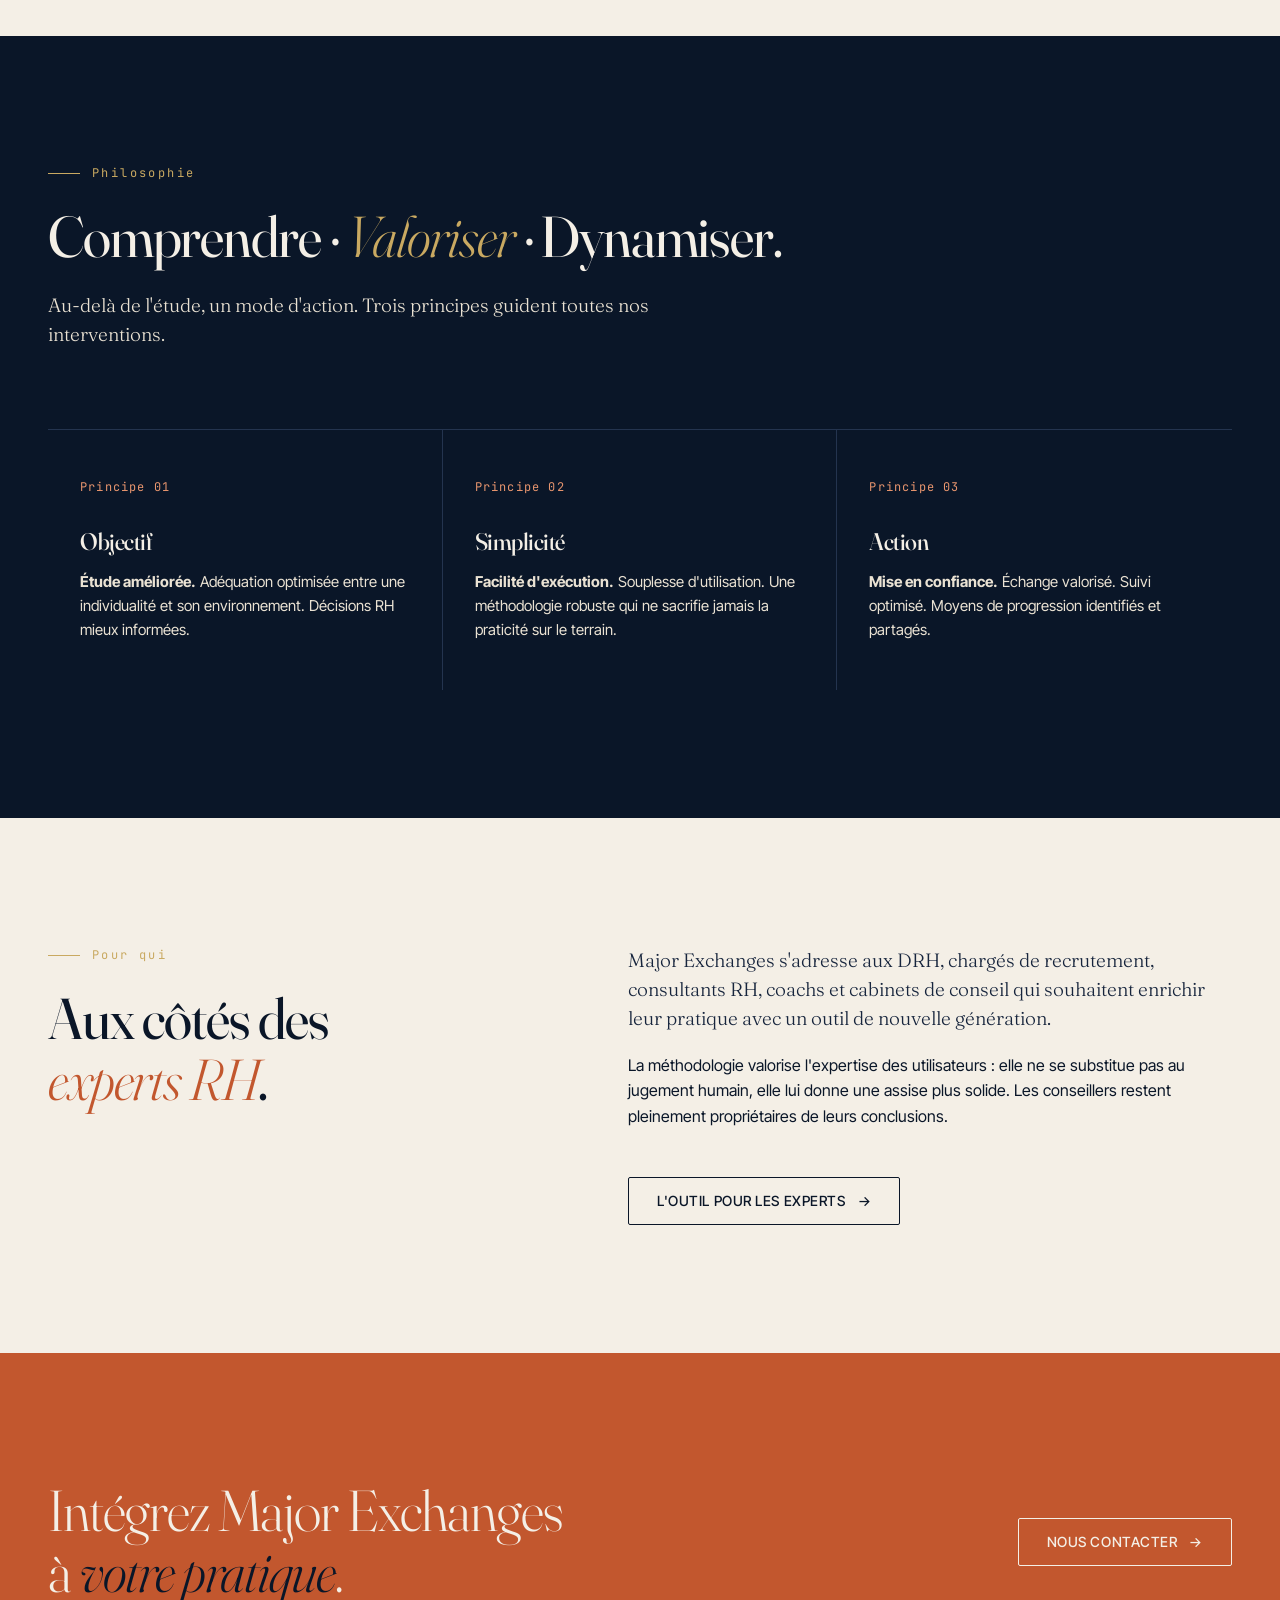
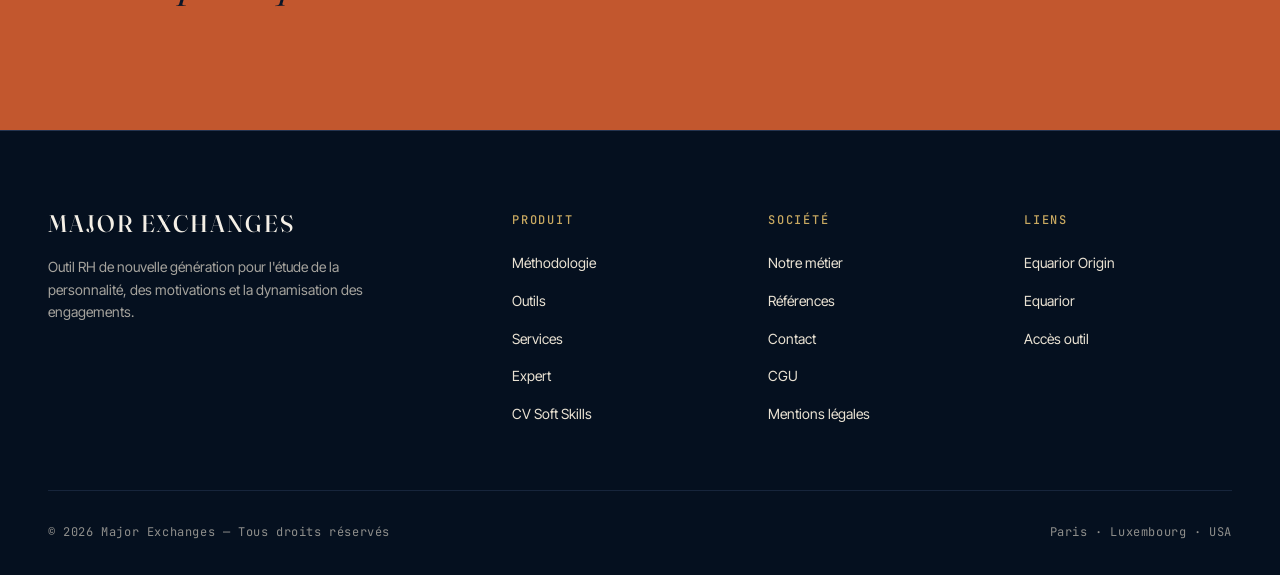
<file: metier.html>
<!DOCTYPE html>
<html lang="fr">
<head>
  <meta charset="UTF-8" />
  <meta name="viewport" content="width=device-width, initial-scale=1.0" />
  <title>Notre métier — Major Exchanges</title>
  <meta name="description" content="Notre métier : recrutement, évolution, mobilité, coaching, mentoring, management. Major Exchanges accompagne l'ensemble du cycle de vie RH." />
  <meta property="og:title" content="Notre métier — Major Exchanges" />
  <meta property="og:description" content="Recrutement, évolution, mobilité, coaching, mentoring, management. Au service du cycle de vie RH." />
  <meta property="og:type" content="website" />
  <meta property="og:locale" content="fr_FR" />
  <meta name="twitter:card" content="summary_large_image" />
  <link rel="icon" type="image/svg+xml" href="assets/favicon.svg" />
  <link rel="stylesheet" href="assets/style.css" />
</head>
<body>

<nav class="nav">
  <div class="nav-inner">
    <a href="index.html" class="nav-logo"><span class="dot"></span>MAJOR EXCHANGES</a>
    <ul class="nav-links">
      <li><a href="methodologie.html">Méthodologie</a></li>
      <li><a href="outils.html">Outils</a></li>
      <li><a href="services.html">Services</a></li>
      <li><a href="references.html">Références</a></li>
      <li><a href="metier.html" class="active">Notre métier</a></li>
      <li><a href="expert.html">Expert</a></li>
      <li><a href="cv-softskills.html">CV Soft Skills</a></li>
      <li><a href="contact.html" class="nav-cta">Accès outil →</a></li>
    </ul>
    <button class="nav-burger" aria-label="Menu">
      <svg viewBox="0 0 24 24" fill="none" stroke="currentColor" stroke-width="1.5"><path d="M3 6h18M3 12h18M3 18h18"/></svg>
    </button>
  </div>
</nav>

<main>

<section class="page-header">
  <div class="page-header-inner">
    <div>
      <h1 class="reveal">Notre <em>métier</em>.</h1>
    </div>
    <div class="page-header-meta reveal reveal-delay-1">Recrutement · Évolution · Mobilité · Coaching</div>
  </div>
</section>

<!-- Intro -->
<section class="section">
  <div class="section-inner">
    <div class="twocol">
      <div class="reveal">
        <div class="section-number">Positionnement</div>
        <h2>Au service du<br><em class="display-italic">cycle de vie RH</em>.</h2>
      </div>
      <div class="reveal reveal-delay-1">
        <p class="lead">
          Major Exchanges accompagne l'ensemble du cycle de vie des collaborateurs dans l'entreprise — du recrutement initial à la valorisation dans le temps, en passant par la mobilité interne et l'accompagnement managérial.
        </p>
        <p style="margin-top:20px;">
          Notre métier n'est pas de fournir un test de plus. Il est de donner aux experts RH un cadre rigoureux pour exercer leur jugement avec plus de précision et de confiance.
        </p>
      </div>
    </div>
  </div>
</section>

<!-- Domaines -->
<section class="section section-light">
  <div class="section-inner">
    <div class="section-number">Six domaines d'intervention</div>
    <h2 class="reveal">Un seul outil,<br><em class="display-italic">six usages</em>.</h2>

    <div class="pillars">
      <div class="pillar reveal">
        <div class="pillar-num">01</div>
        <h4>Recrutement</h4>
        <p>Évaluation des candidats sur les 48 requis définis pour le poste. Réduction du risque d'erreur d'interprétation.</p>
      </div>
      <div class="pillar reveal reveal-delay-1">
        <div class="pillar-num">02</div>
        <h4>Évolution</h4>
        <p>Identification des potentiels internes. Accompagnement des transitions de poste et des prises de responsabilité.</p>
      </div>
      <div class="pillar reveal reveal-delay-2">
        <div class="pillar-num">03</div>
        <h4>Mobilité</h4>
        <p>Analyse de l'adéquation entre une individualité et un nouvel environnement. Anticipation des points de vigilance.</p>
      </div>
      <div class="pillar reveal reveal-delay-3">
        <div class="pillar-num">04</div>
        <h4>Coaching</h4>
        <p>Support structuré pour les missions de coaching individuel. Cartographie précise des leviers de développement.</p>
      </div>
      <div class="pillar reveal reveal-delay-4">
        <div class="pillar-num">05</div>
        <h4>Mentoring & Management</h4>
        <p>Construction d'équipes complémentaires. Mentoring structuré. Optimisation par valorisation des différences.</p>
      </div>
    </div>
  </div>
</section>

<!-- 3 piliers -->
<section class="section">
  <div class="section-inner">
    <div class="section-number">Philosophie</div>
    <h2 class="reveal">Comprendre · <em class="display-italic">Valoriser</em> · Dynamiser.</h2>
    <p class="lead mt-sm reveal reveal-delay-1">Au-delà de l'étude, un mode d'action. Trois principes guident toutes nos interventions.</p>

    <div class="benefits">
      <div class="benefit reveal">
        <div class="benefit-num">Principe 01</div>
        <h3>Objectif</h3>
        <p><strong>Étude améliorée.</strong> Adéquation optimisée entre une individualité et son environnement. Décisions RH mieux informées.</p>
      </div>
      <div class="benefit reveal reveal-delay-1">
        <div class="benefit-num">Principe 02</div>
        <h3>Simplicité</h3>
        <p><strong>Facilité d'exécution.</strong> Souplesse d'utilisation. Une méthodologie robuste qui ne sacrifie jamais la praticité sur le terrain.</p>
      </div>
      <div class="benefit reveal reveal-delay-2">
        <div class="benefit-num">Principe 03</div>
        <h3>Action</h3>
        <p><strong>Mise en confiance.</strong> Échange valorisé. Suivi optimisé. Moyens de progression identifiés et partagés.</p>
      </div>
    </div>
  </div>
</section>

<!-- Pour qui -->
<section class="section section-light">
  <div class="section-inner">
    <div class="twocol">
      <div class="reveal">
        <div class="section-number">Pour qui</div>
        <h2>Aux côtés des<br><em class="display-italic">experts RH</em>.</h2>
      </div>
      <div class="reveal reveal-delay-1">
        <p class="lead">
          Major Exchanges s'adresse aux DRH, chargés de recrutement, consultants RH, coachs et cabinets de conseil qui souhaitent enrichir leur pratique avec un outil de nouvelle génération.
        </p>
        <p style="margin-top:20px;">
          La méthodologie valorise l'expertise des utilisateurs : elle ne se substitue pas au jugement humain, elle lui donne une assise plus solide. Les conseillers restent pleinement propriétaires de leurs conclusions.
        </p>
        <a href="expert.html" class="btn btn-ghost mt-md">L'outil pour les experts <span class="arrow">→</span></a>
      </div>
    </div>
  </div>
</section>

<section class="cta-banner">
  <div class="cta-banner-inner">
    <h2 class="reveal">Intégrez Major Exchanges<br>à <em>votre pratique</em>.</h2>
    <a href="contact.html" class="btn btn-ghost reveal reveal-delay-1">Nous contacter <span class="arrow">→</span></a>
  </div>
</section>

</main>

<footer class="footer">
  <div class="footer-inner">
    <div class="footer-grid">
      <div class="footer-brand">
        <h3>MAJOR EXCHANGES</h3>
        <p>Outil RH de nouvelle génération pour l'étude de la personnalité, des motivations et la dynamisation des engagements.</p>
      </div>
      <div><h5>Produit</h5><ul><li><a href="methodologie.html">Méthodologie</a></li><li><a href="outils.html">Outils</a></li><li><a href="services.html">Services</a></li><li><a href="expert.html">Expert</a></li><li><a href="cv-softskills.html">CV Soft Skills</a></li></ul></div>
      <div><h5>Société</h5><ul><li><a href="metier.html">Notre métier</a></li><li><a href="references.html">Références</a></li><li><a href="contact.html">Contact</a></li><li><a href="cgu.html">CGU</a></li><li><a href="mentions-legales.html">Mentions légales</a></li></ul></div>
      <div><h5>Liens</h5><ul><li><a href="https://www.equarior-origin.com">Equarior Origin</a></li><li><a href="https://www.equarior.com">Equarior</a></li><li><a href="https://app.major-exchanges.com">Accès outil</a></li></ul></div>
    </div>
    <div class="footer-bottom">
      <div>© 2026 Major Exchanges — Tous droits réservés</div>
      <div>Paris · Luxembourg · USA</div>
    </div>
  </div>
</footer>

<script src="assets/script.js"></script>
</body>
</html>
</file>
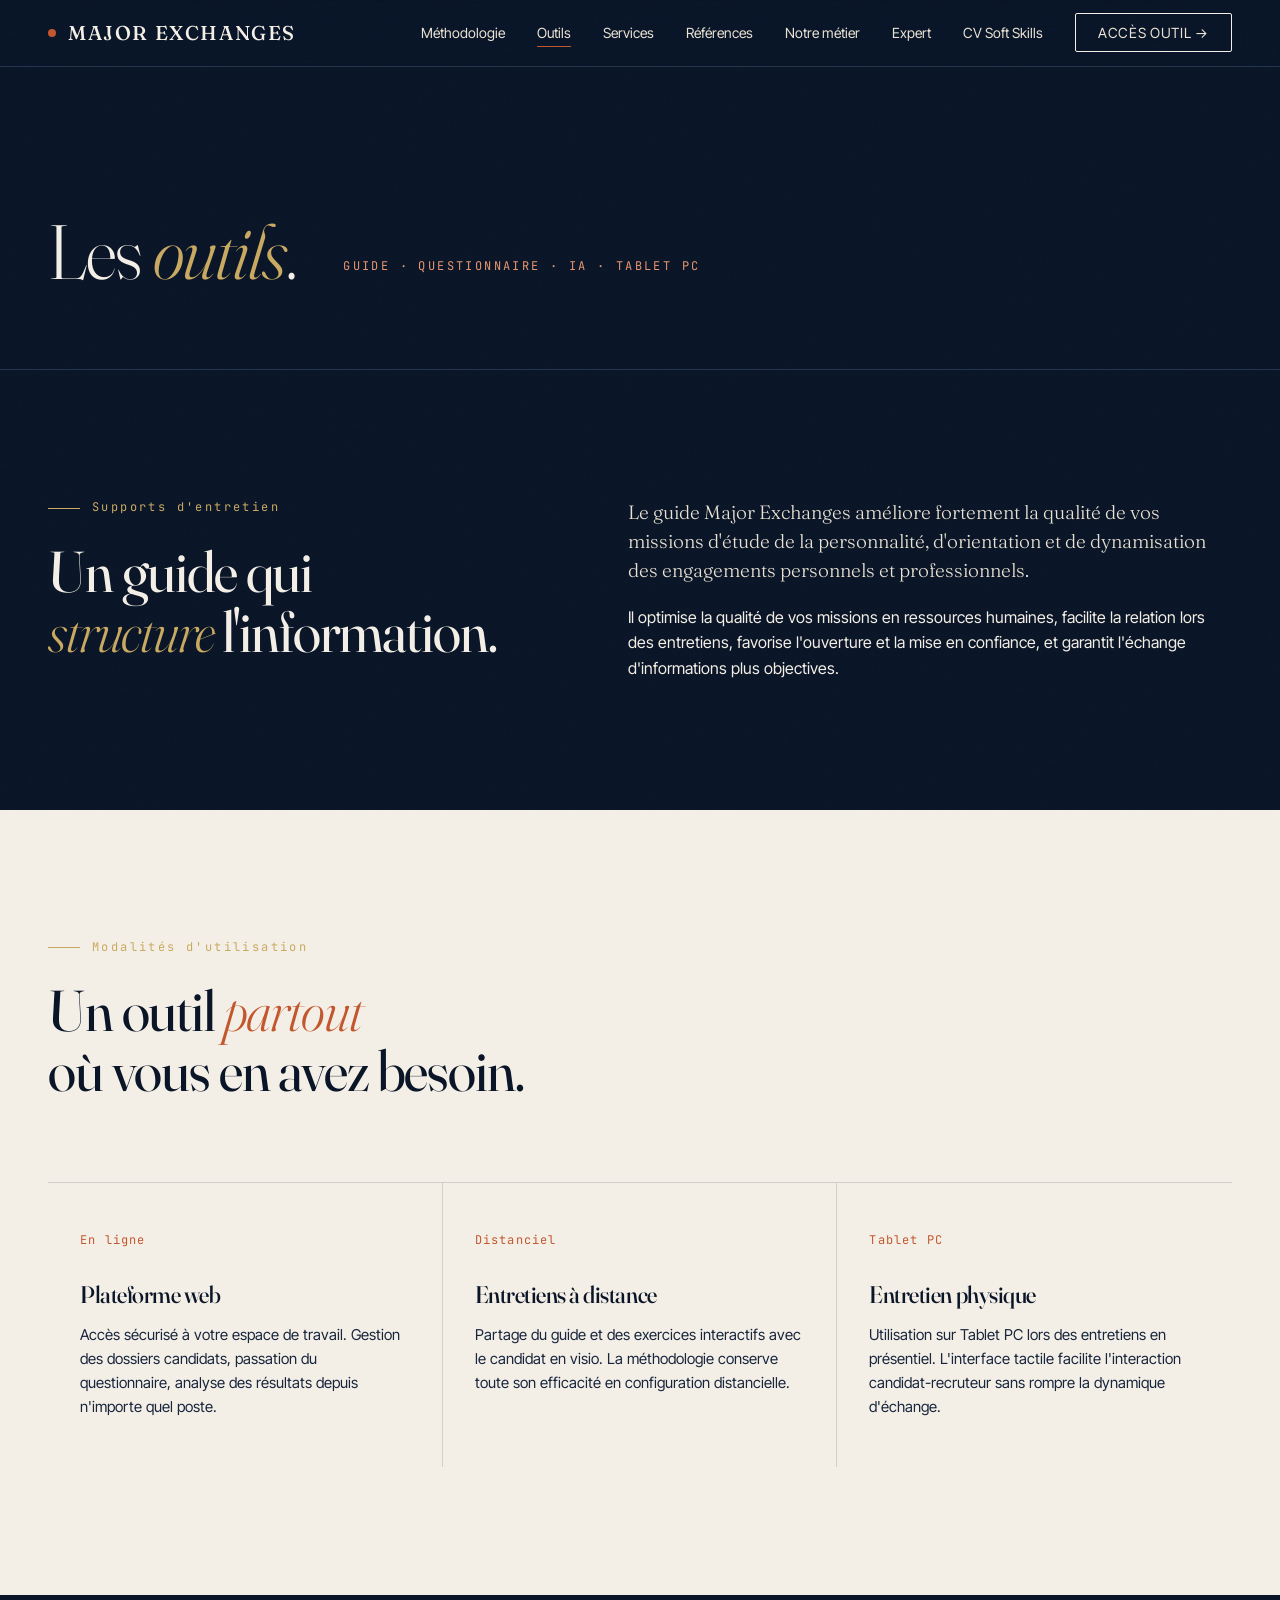
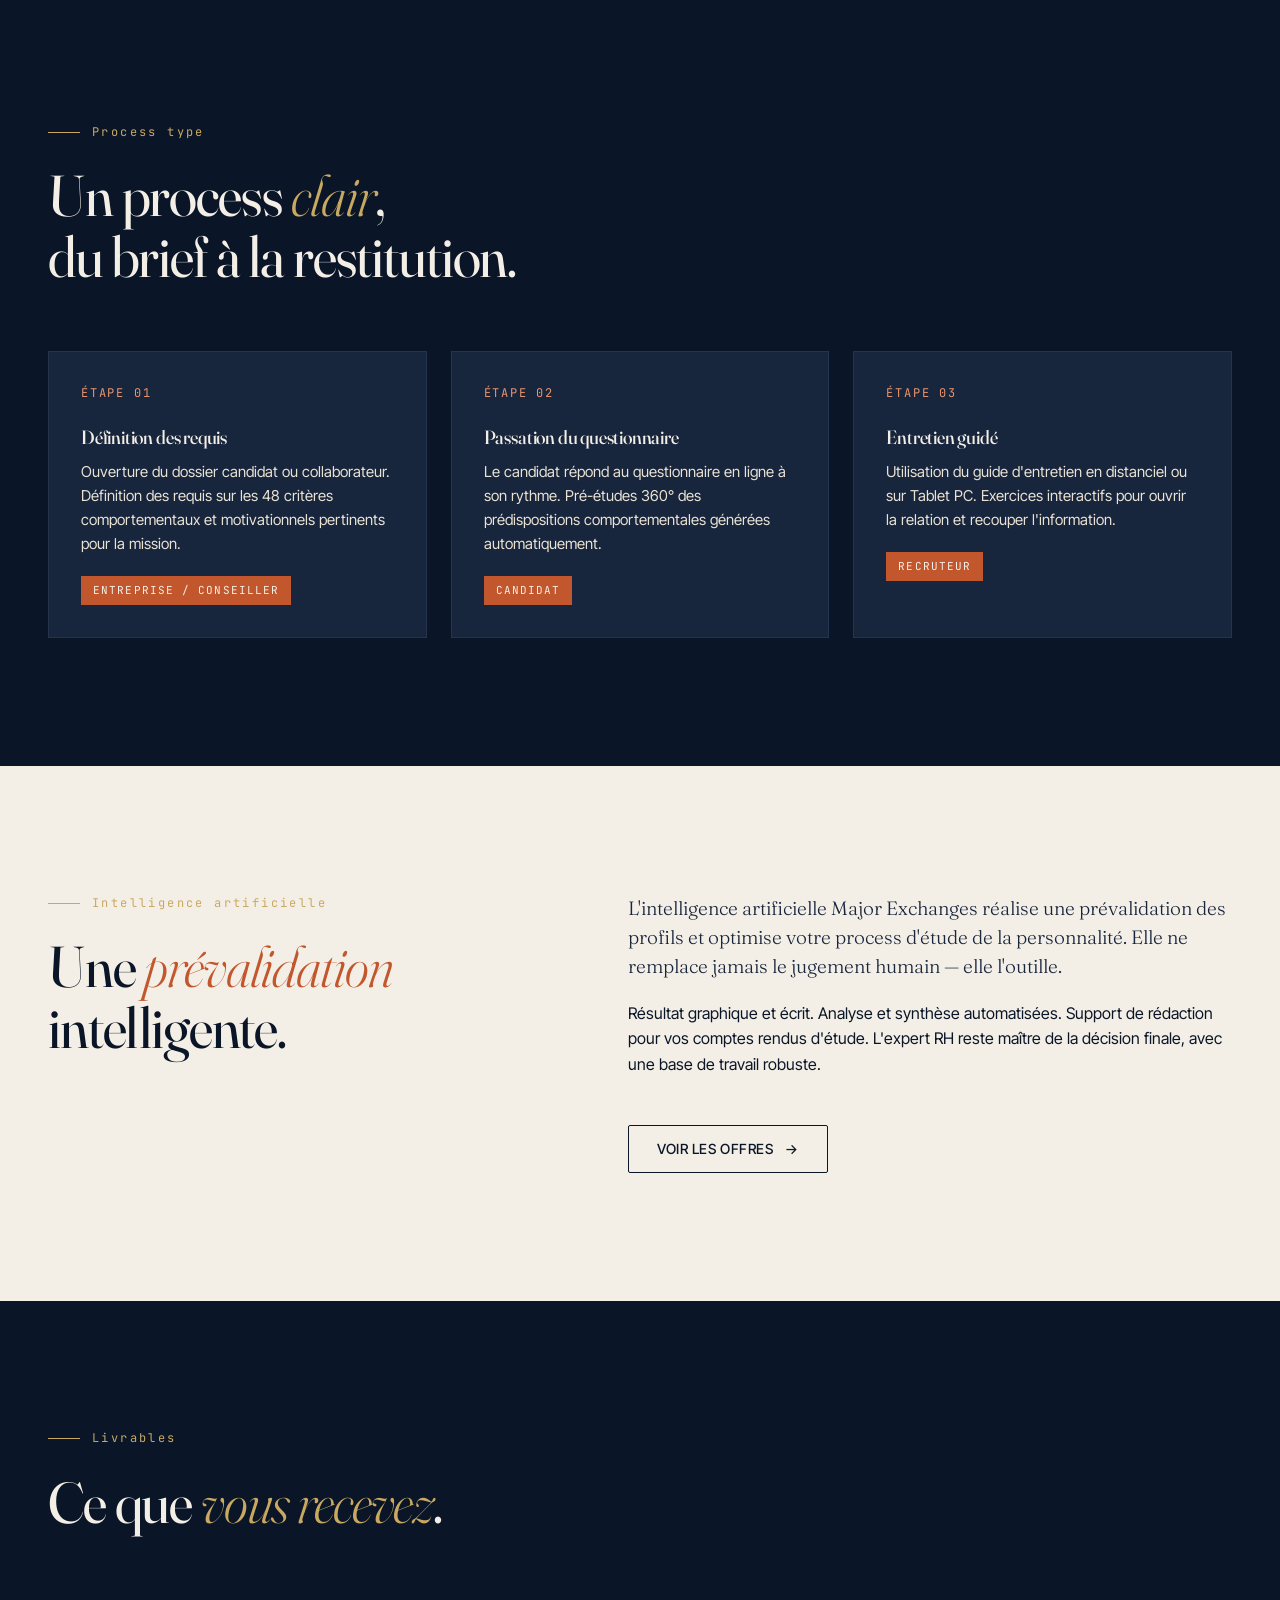
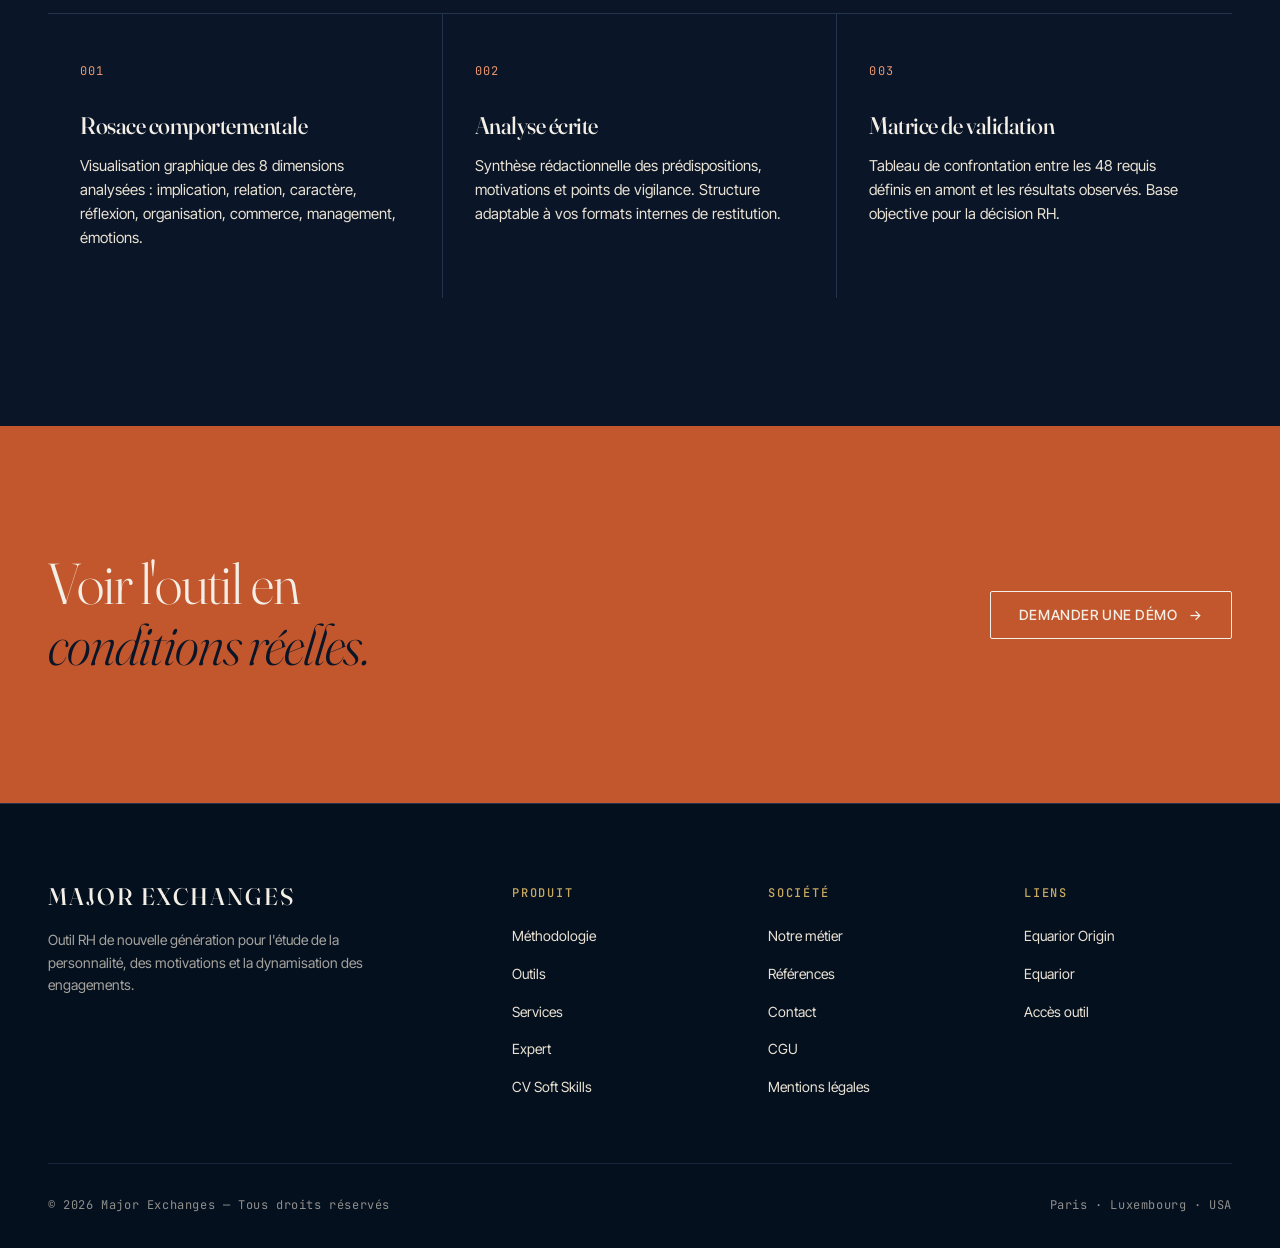
<file: outils.html>
<!DOCTYPE html>
<html lang="fr">
<head>
  <meta charset="UTF-8" />
  <meta name="viewport" content="width=device-width, initial-scale=1.0" />
  <title>Outils — Major Exchanges</title>
  <meta name="description" content="Les outils Major Exchanges : guide d'entretien en ligne, questionnaire, prévalidation par intelligence artificielle, tableau de bord RH." />
  <meta property="og:title" content="Outils — Major Exchanges" />
  <meta property="og:description" content="Guide d'entretien en ligne, questionnaire, prévalidation IA, livrables pour vos études RH." />
  <meta property="og:type" content="website" />
  <meta property="og:locale" content="fr_FR" />
  <meta name="twitter:card" content="summary_large_image" />
  <link rel="icon" type="image/svg+xml" href="assets/favicon.svg" />
  <link rel="stylesheet" href="assets/style.css" />
</head>
<body>

<nav class="nav">
  <div class="nav-inner">
    <a href="index.html" class="nav-logo"><span class="dot"></span>MAJOR EXCHANGES</a>
    <ul class="nav-links">
      <li><a href="methodologie.html">Méthodologie</a></li>
      <li><a href="outils.html" class="active">Outils</a></li>
      <li><a href="services.html">Services</a></li>
      <li><a href="references.html">Références</a></li>
      <li><a href="metier.html">Notre métier</a></li>
      <li><a href="expert.html">Expert</a></li>
      <li><a href="cv-softskills.html">CV Soft Skills</a></li>
      <li><a href="contact.html" class="nav-cta">Accès outil →</a></li>
    </ul>
    <button class="nav-burger" aria-label="Menu">
      <svg viewBox="0 0 24 24" fill="none" stroke="currentColor" stroke-width="1.5"><path d="M3 6h18M3 12h18M3 18h18"/></svg>
    </button>
  </div>
</nav>

<main>

<section class="page-header">
  <div class="page-header-inner">
    <div>
      <h1 class="reveal">Les <em>outils</em>.</h1>
    </div>
    <div class="page-header-meta reveal reveal-delay-1">Guide · Questionnaire · IA · Tablet PC</div>
  </div>
</section>

<!-- Intro -->
<section class="section">
  <div class="section-inner">
    <div class="twocol">
      <div class="reveal">
        <div class="section-number">Supports d'entretien</div>
        <h2>Un guide qui<br><em class="display-italic">structure</em> l'information.</h2>
      </div>
      <div class="reveal reveal-delay-1">
        <p class="lead">
          Le guide Major Exchanges améliore fortement la qualité de vos missions d'étude de la personnalité, d'orientation et de dynamisation des engagements personnels et professionnels.
        </p>
        <p style="margin-top:20px;">
          Il optimise la qualité de vos missions en ressources humaines, facilite la relation lors des entretiens, favorise l'ouverture et la mise en confiance, et garantit l'échange d'informations plus objectives.
        </p>
      </div>
    </div>
  </div>
</section>

<!-- Modalités d'utilisation -->
<section class="section section-light">
  <div class="section-inner">
    <div class="section-number">Modalités d'utilisation</div>
    <h2 class="reveal">Un outil <em class="display-italic">partout</em><br>où vous en avez besoin.</h2>

    <div class="benefits">
      <div class="benefit reveal">
        <div class="benefit-num">En ligne</div>
        <h3>Plateforme web</h3>
        <p>Accès sécurisé à votre espace de travail. Gestion des dossiers candidats, passation du questionnaire, analyse des résultats depuis n'importe quel poste.</p>
      </div>
      <div class="benefit reveal reveal-delay-1">
        <div class="benefit-num">Distanciel</div>
        <h3>Entretiens à distance</h3>
        <p>Partage du guide et des exercices interactifs avec le candidat en visio. La méthodologie conserve toute son efficacité en configuration distancielle.</p>
      </div>
      <div class="benefit reveal reveal-delay-2">
        <div class="benefit-num">Tablet PC</div>
        <h3>Entretien physique</h3>
        <p>Utilisation sur Tablet PC lors des entretiens en présentiel. L'interface tactile facilite l'interaction candidat-recruteur sans rompre la dynamique d'échange.</p>
      </div>
    </div>
  </div>
</section>

<!-- Le process d'étude -->
<section class="section">
  <div class="section-inner">
    <div class="section-number">Process type</div>
    <h2 class="reveal">Un process <em class="display-italic">clair</em>,<br>du brief à la restitution.</h2>

    <div class="steps">
      <div class="step reveal">
        <div class="step-num">Étape 01</div>
        <h4>Définition des requis</h4>
        <p class="step-desc">Ouverture du dossier candidat ou collaborateur. Définition des requis sur les 48 critères comportementaux et motivationnels pertinents pour la mission.</p>
        <span class="step-tag">Entreprise / Conseiller</span>
      </div>
      <div class="step reveal reveal-delay-1">
        <div class="step-num">Étape 02</div>
        <h4>Passation du questionnaire</h4>
        <p class="step-desc">Le candidat répond au questionnaire en ligne à son rythme. Pré-études 360° des prédispositions comportementales générées automatiquement.</p>
        <span class="step-tag">Candidat</span>
      </div>
      <div class="step reveal reveal-delay-2">
        <div class="step-num">Étape 03</div>
        <h4>Entretien guidé</h4>
        <p class="step-desc">Utilisation du guide d'entretien en distanciel ou sur Tablet PC. Exercices interactifs pour ouvrir la relation et recouper l'information.</p>
        <span class="step-tag">Recruteur</span>
      </div>
    </div>
  </div>
</section>

<!-- IA / prévalidation -->
<section class="section section-light">
  <div class="section-inner">
    <div class="twocol">
      <div class="reveal">
        <div class="section-number">Intelligence artificielle</div>
        <h2>Une <em class="display-italic">prévalidation</em><br>intelligente.</h2>
      </div>
      <div class="reveal reveal-delay-1">
        <p class="lead">
          L'intelligence artificielle Major Exchanges réalise une prévalidation des profils et optimise votre process d'étude de la personnalité. Elle ne remplace jamais le jugement humain — elle l'outille.
        </p>
        <p style="margin-top:20px;">
          Résultat graphique et écrit. Analyse et synthèse automatisées. Support de rédaction pour vos comptes rendus d'étude. L'expert RH reste maître de la décision finale, avec une base de travail robuste.
        </p>
        <a href="services.html" class="btn btn-ghost mt-md">Voir les offres <span class="arrow">→</span></a>
      </div>
    </div>
  </div>
</section>

<!-- Livrables -->
<section class="section">
  <div class="section-inner">
    <div class="section-number">Livrables</div>
    <h2 class="reveal">Ce que <em class="display-italic">vous recevez</em>.</h2>

    <div class="benefits">
      <div class="benefit reveal">
        <div class="benefit-num">001</div>
        <h3>Rosace comportementale</h3>
        <p>Visualisation graphique des 8 dimensions analysées : implication, relation, caractère, réflexion, organisation, commerce, management, émotions.</p>
      </div>
      <div class="benefit reveal reveal-delay-1">
        <div class="benefit-num">002</div>
        <h3>Analyse écrite</h3>
        <p>Synthèse rédactionnelle des prédispositions, motivations et points de vigilance. Structure adaptable à vos formats internes de restitution.</p>
      </div>
      <div class="benefit reveal reveal-delay-2">
        <div class="benefit-num">003</div>
        <h3>Matrice de validation</h3>
        <p>Tableau de confrontation entre les 48 requis définis en amont et les résultats observés. Base objective pour la décision RH.</p>
      </div>
    </div>
  </div>
</section>

<section class="cta-banner">
  <div class="cta-banner-inner">
    <h2 class="reveal">Voir l'outil en<br><em>conditions réelles.</em></h2>
    <a href="contact.html" class="btn btn-ghost reveal reveal-delay-1">Demander une démo <span class="arrow">→</span></a>
  </div>
</section>

</main>

<footer class="footer">
  <div class="footer-inner">
    <div class="footer-grid">
      <div class="footer-brand">
        <h3>MAJOR EXCHANGES</h3>
        <p>Outil RH de nouvelle génération pour l'étude de la personnalité, des motivations et la dynamisation des engagements.</p>
      </div>
      <div><h5>Produit</h5><ul><li><a href="methodologie.html">Méthodologie</a></li><li><a href="outils.html">Outils</a></li><li><a href="services.html">Services</a></li><li><a href="expert.html">Expert</a></li><li><a href="cv-softskills.html">CV Soft Skills</a></li></ul></div>
      <div><h5>Société</h5><ul><li><a href="metier.html">Notre métier</a></li><li><a href="references.html">Références</a></li><li><a href="contact.html">Contact</a></li><li><a href="cgu.html">CGU</a></li><li><a href="mentions-legales.html">Mentions légales</a></li></ul></div>
      <div><h5>Liens</h5><ul><li><a href="https://www.equarior-origin.com">Equarior Origin</a></li><li><a href="https://www.equarior.com">Equarior</a></li><li><a href="https://app.major-exchanges.com">Accès outil</a></li></ul></div>
    </div>
    <div class="footer-bottom">
      <div>© 2026 Major Exchanges — Tous droits réservés</div>
      <div>Paris · Luxembourg · USA</div>
    </div>
  </div>
</footer>

<script src="assets/script.js"></script>
</body>
</html>
</file>
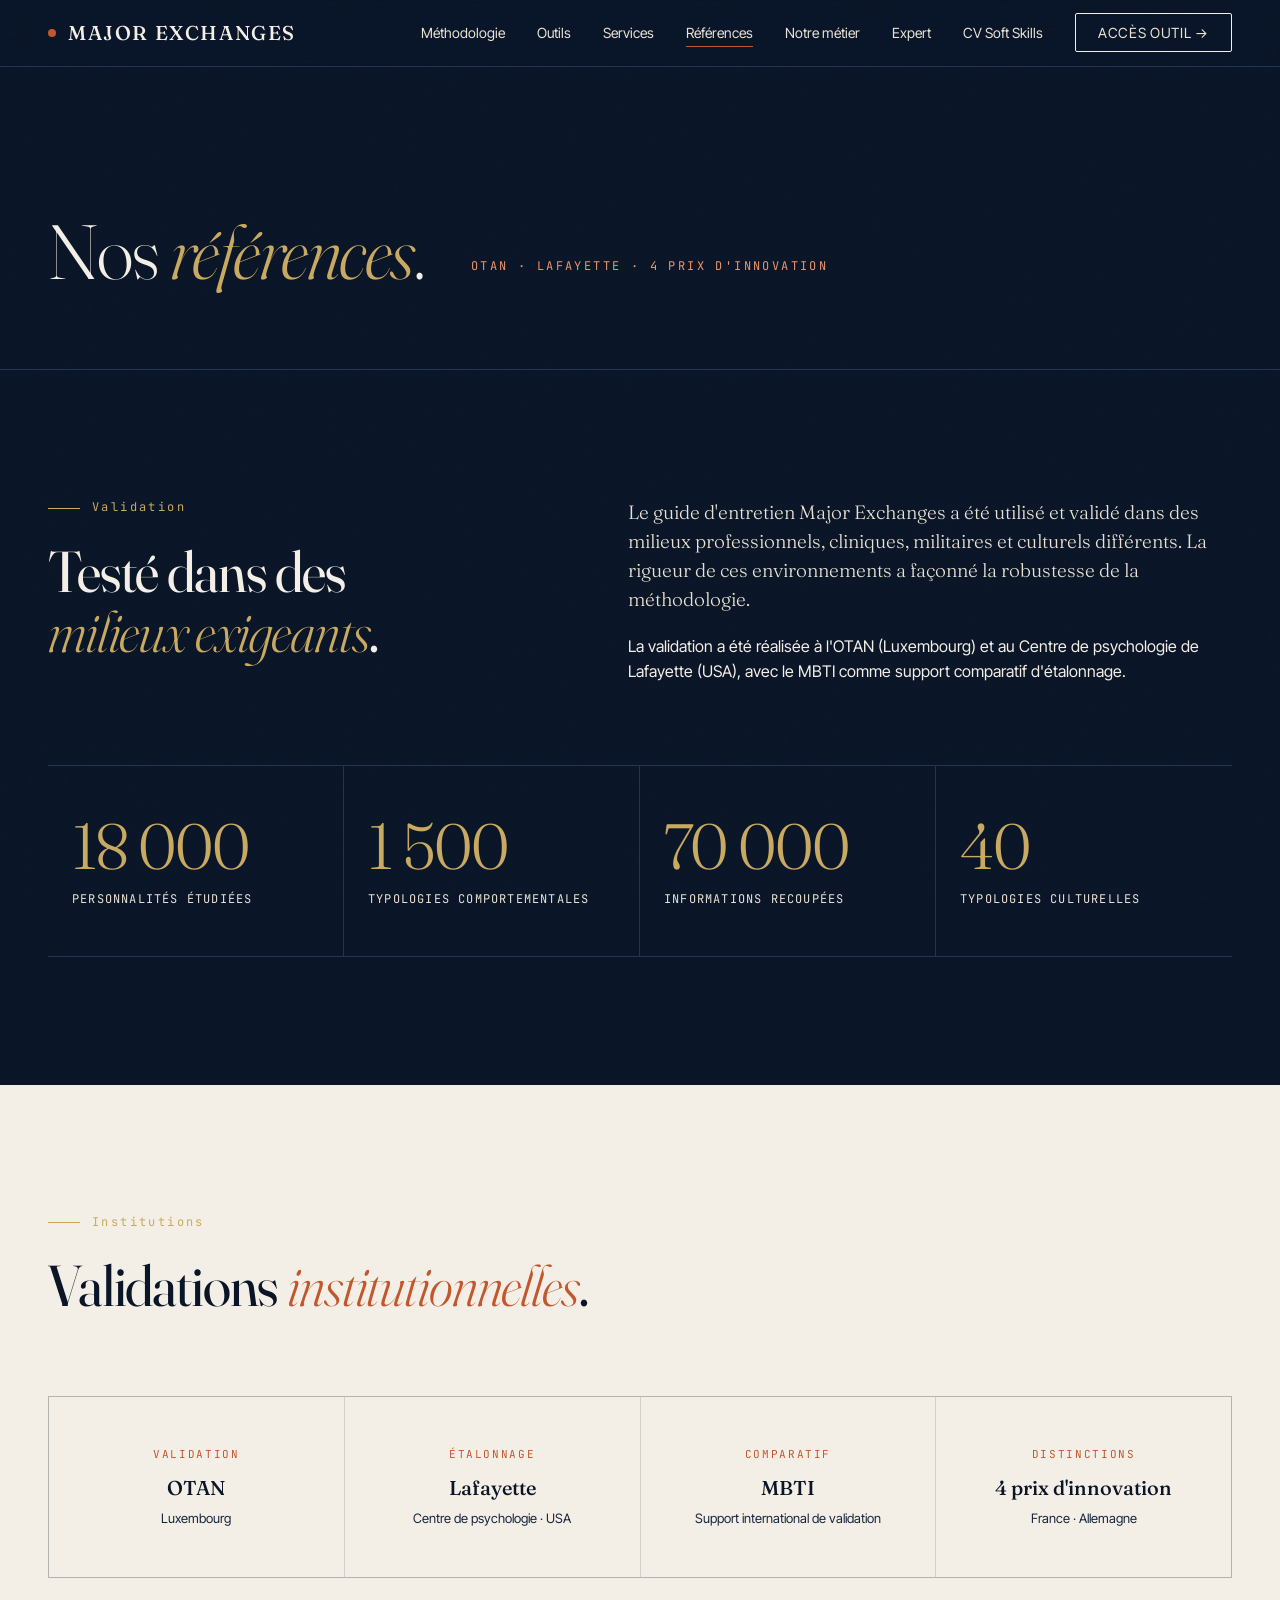
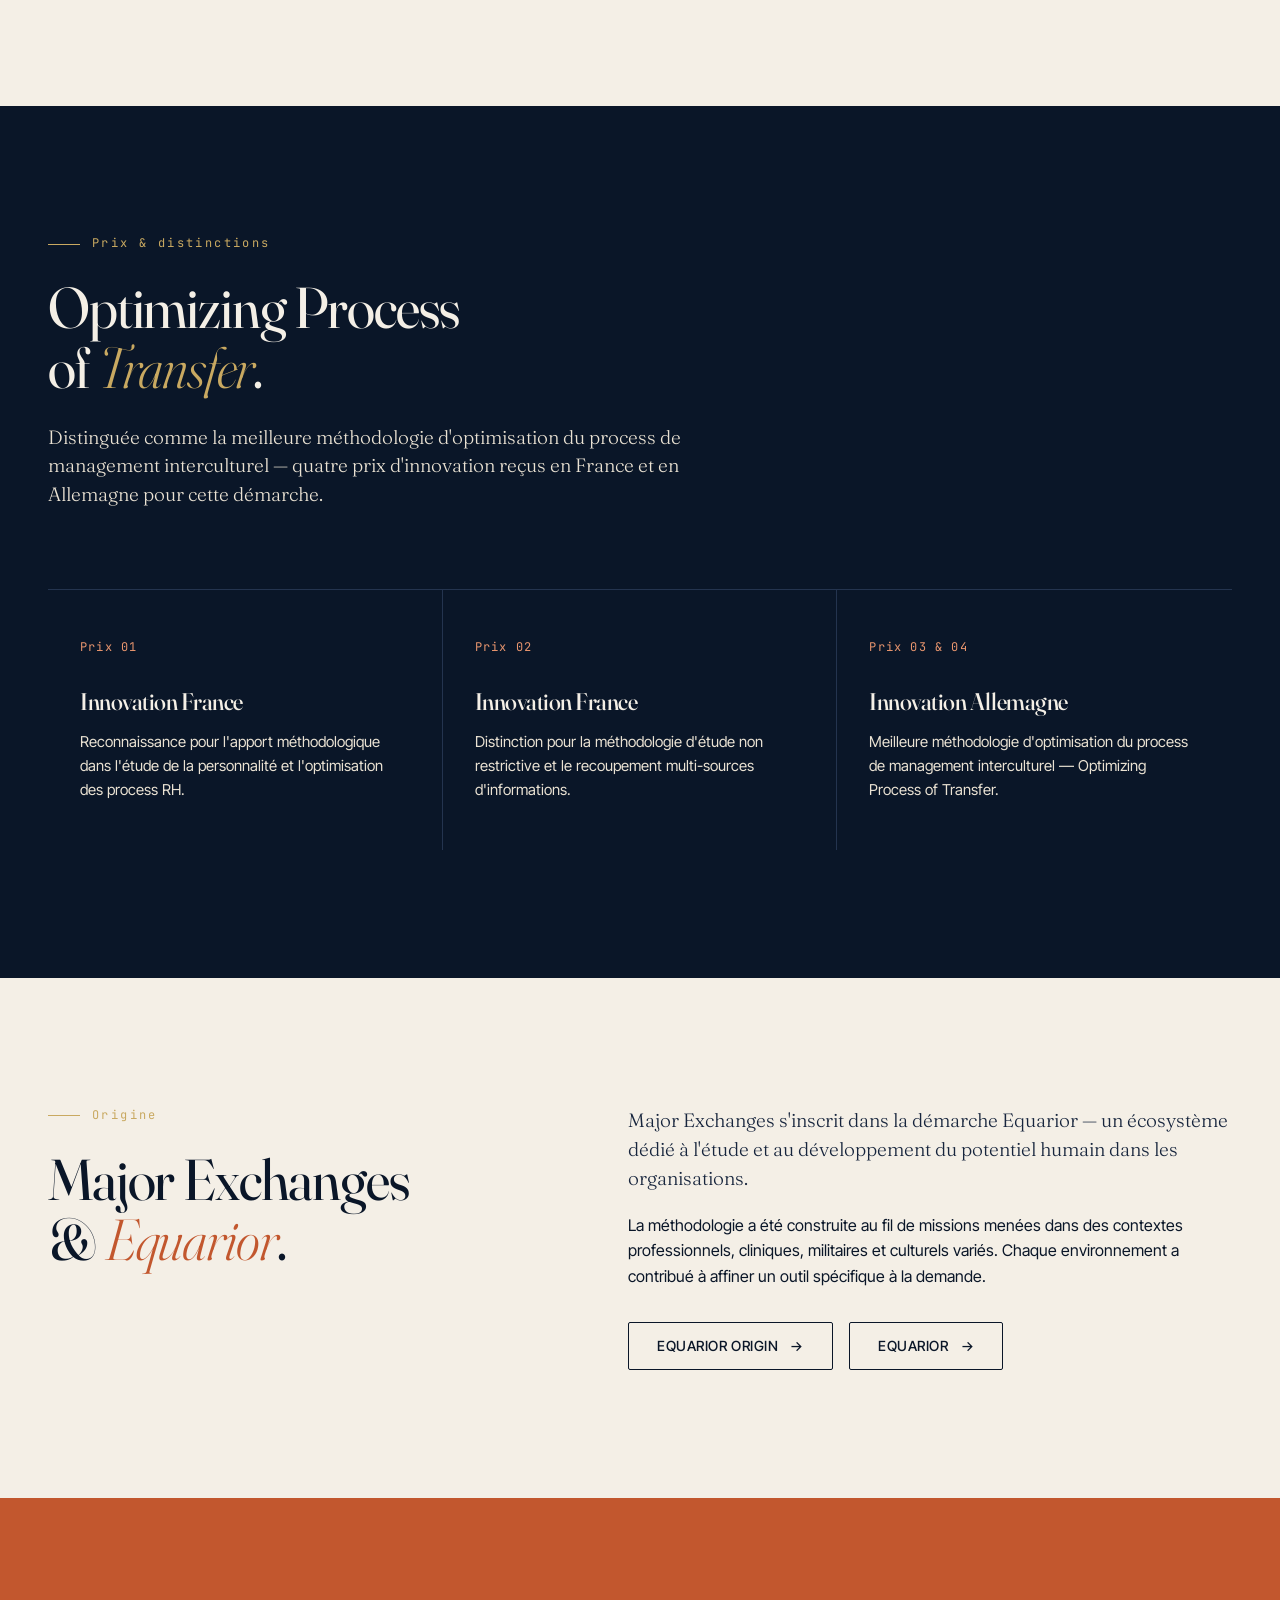
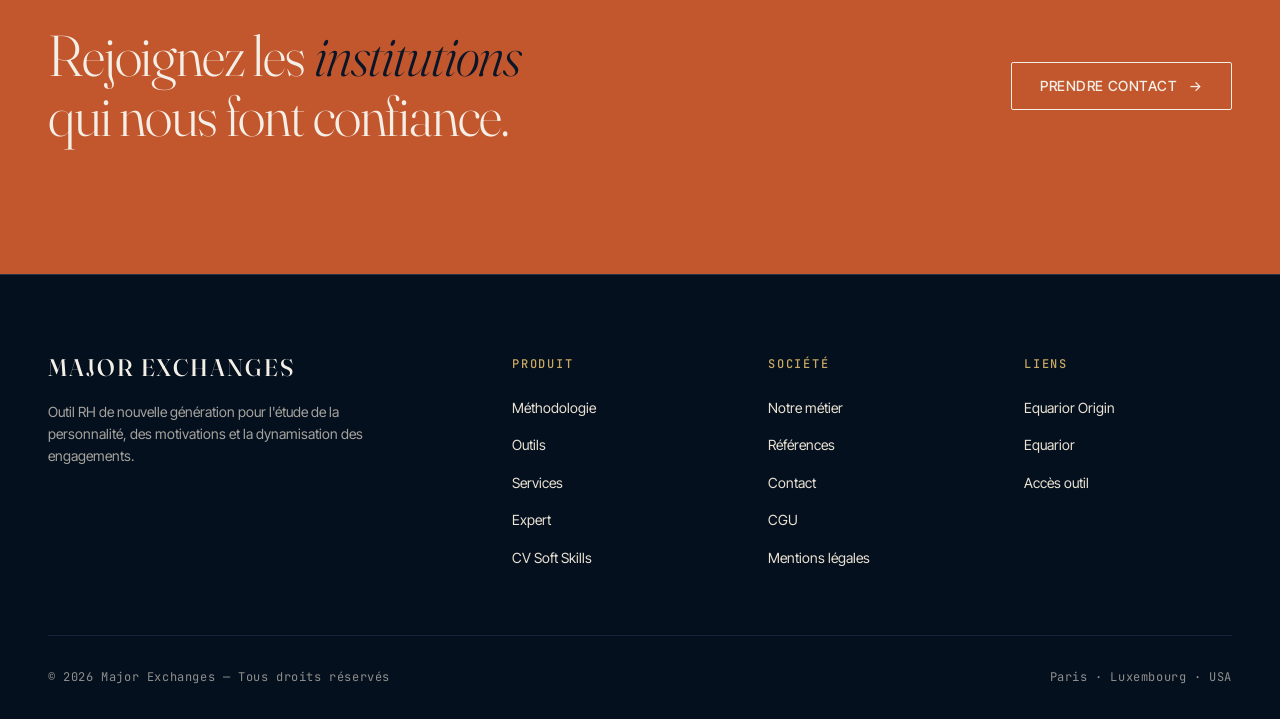
<file: references.html>
<!DOCTYPE html>
<html lang="fr">
<head>
  <meta charset="UTF-8" />
  <meta name="viewport" content="width=device-width, initial-scale=1.0" />
  <title>Références — Major Exchanges</title>
  <meta name="description" content="Les références Major Exchanges : OTAN Luxembourg, Centre de psychologie de Lafayette USA, 4 prix d'innovation France & Allemagne." />
  <meta property="og:title" content="Références — Major Exchanges" />
  <meta property="og:description" content="OTAN Luxembourg, Lafayette USA, 4 prix d'innovation. 18 000 personnalités étudiées." />
  <meta property="og:type" content="website" />
  <meta property="og:locale" content="fr_FR" />
  <meta name="twitter:card" content="summary_large_image" />
  <link rel="icon" type="image/svg+xml" href="assets/favicon.svg" />
  <link rel="stylesheet" href="assets/style.css" />
</head>
<body>

<nav class="nav">
  <div class="nav-inner">
    <a href="index.html" class="nav-logo"><span class="dot"></span>MAJOR EXCHANGES</a>
    <ul class="nav-links">
      <li><a href="methodologie.html">Méthodologie</a></li>
      <li><a href="outils.html">Outils</a></li>
      <li><a href="services.html">Services</a></li>
      <li><a href="references.html" class="active">Références</a></li>
      <li><a href="metier.html">Notre métier</a></li>
      <li><a href="expert.html">Expert</a></li>
      <li><a href="cv-softskills.html">CV Soft Skills</a></li>
      <li><a href="contact.html" class="nav-cta">Accès outil →</a></li>
    </ul>
    <button class="nav-burger" aria-label="Menu">
      <svg viewBox="0 0 24 24" fill="none" stroke="currentColor" stroke-width="1.5"><path d="M3 6h18M3 12h18M3 18h18"/></svg>
    </button>
  </div>
</nav>

<main>

<section class="page-header">
  <div class="page-header-inner">
    <div>
      <h1 class="reveal">Nos <em>références</em>.</h1>
    </div>
    <div class="page-header-meta reveal reveal-delay-1">OTAN · Lafayette · 4 prix d'innovation</div>
  </div>
</section>

<!-- Intro -->
<section class="section">
  <div class="section-inner">
    <div class="twocol">
      <div class="reveal">
        <div class="section-number">Validation</div>
        <h2>Testé dans des<br><em class="display-italic">milieux exigeants</em>.</h2>
      </div>
      <div class="reveal reveal-delay-1">
        <p class="lead">
          Le guide d'entretien Major Exchanges a été utilisé et validé dans des milieux professionnels, cliniques, militaires et culturels différents. La rigueur de ces environnements a façonné la robustesse de la méthodologie.
        </p>
        <p style="margin-top:20px;">
          La validation a été réalisée à l'OTAN (Luxembourg) et au Centre de psychologie de Lafayette (USA), avec le MBTI comme support comparatif d'étalonnage.
        </p>
      </div>
    </div>

    <!-- Stats -->
    <div class="stats">
      <div class="stat reveal">
        <div class="stat-num">18 000</div>
        <div class="stat-label">Personnalités étudiées</div>
      </div>
      <div class="stat reveal reveal-delay-1">
        <div class="stat-num">1 500</div>
        <div class="stat-label">Typologies comportementales</div>
      </div>
      <div class="stat reveal reveal-delay-2">
        <div class="stat-num">70 000</div>
        <div class="stat-label">Informations recoupées</div>
      </div>
      <div class="stat reveal reveal-delay-3">
        <div class="stat-num">40</div>
        <div class="stat-label">Typologies culturelles</div>
      </div>
    </div>
  </div>
</section>

<!-- Institutions -->
<section class="section section-light">
  <div class="section-inner">
    <div class="section-number">Institutions</div>
    <h2 class="reveal">Validations <em class="display-italic">institutionnelles</em>.</h2>

    <div class="validation">
      <div class="validation-item reveal">
        <div class="validation-label">Validation</div>
        <div class="validation-name">OTAN</div>
        <div class="validation-detail">Luxembourg</div>
      </div>
      <div class="validation-item reveal reveal-delay-1">
        <div class="validation-label">Étalonnage</div>
        <div class="validation-name">Lafayette</div>
        <div class="validation-detail">Centre de psychologie · USA</div>
      </div>
      <div class="validation-item reveal reveal-delay-2">
        <div class="validation-label">Comparatif</div>
        <div class="validation-name">MBTI</div>
        <div class="validation-detail">Support international de validation</div>
      </div>
      <div class="validation-item reveal reveal-delay-3">
        <div class="validation-label">Distinctions</div>
        <div class="validation-name">4 prix d'innovation</div>
        <div class="validation-detail">France · Allemagne</div>
      </div>
    </div>
  </div>
</section>

<!-- Prix -->
<section class="section">
  <div class="section-inner">
    <div class="section-number">Prix & distinctions</div>
    <h2 class="reveal">Optimizing Process<br>of <em class="display-italic">Transfer</em>.</h2>
    <p class="lead mt-sm reveal reveal-delay-1">
      Distinguée comme la meilleure méthodologie d'optimisation du process de management interculturel — quatre prix d'innovation reçus en France et en Allemagne pour cette démarche.
    </p>

    <div class="benefits">
      <div class="benefit reveal">
        <div class="benefit-num">Prix 01</div>
        <h3>Innovation France</h3>
        <p>Reconnaissance pour l'apport méthodologique dans l'étude de la personnalité et l'optimisation des process RH.</p>
      </div>
      <div class="benefit reveal reveal-delay-1">
        <div class="benefit-num">Prix 02</div>
        <h3>Innovation France</h3>
        <p>Distinction pour la méthodologie d'étude non restrictive et le recoupement multi-sources d'informations.</p>
      </div>
      <div class="benefit reveal reveal-delay-2">
        <div class="benefit-num">Prix 03 & 04</div>
        <h3>Innovation Allemagne</h3>
        <p>Meilleure méthodologie d'optimisation du process de management interculturel — Optimizing Process of Transfer.</p>
      </div>
    </div>
  </div>
</section>

<!-- Origine -->
<section class="section section-light">
  <div class="section-inner">
    <div class="twocol">
      <div class="reveal">
        <div class="section-number">Origine</div>
        <h2>Major Exchanges<br>&<em class="display-italic"> Equarior</em>.</h2>
      </div>
      <div class="reveal reveal-delay-1">
        <p class="lead">
          Major Exchanges s'inscrit dans la démarche Equarior — un écosystème dédié à l'étude et au développement du potentiel humain dans les organisations.
        </p>
        <p style="margin-top:20px;">
          La méthodologie a été construite au fil de missions menées dans des contextes professionnels, cliniques, militaires et culturels variés. Chaque environnement a contribué à affiner un outil spécifique à la demande.
        </p>
        <div style="display:flex; gap:16px; margin-top:32px; flex-wrap:wrap;">
          <a href="https://www.equarior-origin.com" class="btn btn-ghost">Equarior Origin <span class="arrow">→</span></a>
          <a href="https://www.equarior.com" class="btn btn-ghost">Equarior <span class="arrow">→</span></a>
        </div>
      </div>
    </div>
  </div>
</section>

<section class="cta-banner">
  <div class="cta-banner-inner">
    <h2 class="reveal">Rejoignez les <em>institutions</em><br>qui nous font confiance.</h2>
    <a href="contact.html" class="btn btn-ghost reveal reveal-delay-1">Prendre contact <span class="arrow">→</span></a>
  </div>
</section>

</main>

<footer class="footer">
  <div class="footer-inner">
    <div class="footer-grid">
      <div class="footer-brand">
        <h3>MAJOR EXCHANGES</h3>
        <p>Outil RH de nouvelle génération pour l'étude de la personnalité, des motivations et la dynamisation des engagements.</p>
      </div>
      <div><h5>Produit</h5><ul><li><a href="methodologie.html">Méthodologie</a></li><li><a href="outils.html">Outils</a></li><li><a href="services.html">Services</a></li><li><a href="expert.html">Expert</a></li><li><a href="cv-softskills.html">CV Soft Skills</a></li></ul></div>
      <div><h5>Société</h5><ul><li><a href="metier.html">Notre métier</a></li><li><a href="references.html">Références</a></li><li><a href="contact.html">Contact</a></li><li><a href="cgu.html">CGU</a></li><li><a href="mentions-legales.html">Mentions légales</a></li></ul></div>
      <div><h5>Liens</h5><ul><li><a href="https://www.equarior-origin.com">Equarior Origin</a></li><li><a href="https://www.equarior.com">Equarior</a></li><li><a href="https://app.major-exchanges.com">Accès outil</a></li></ul></div>
    </div>
    <div class="footer-bottom">
      <div>© 2026 Major Exchanges — Tous droits réservés</div>
      <div>Paris · Luxembourg · USA</div>
    </div>
  </div>
</footer>

<script src="assets/script.js"></script>
</body>
</html>
</file>
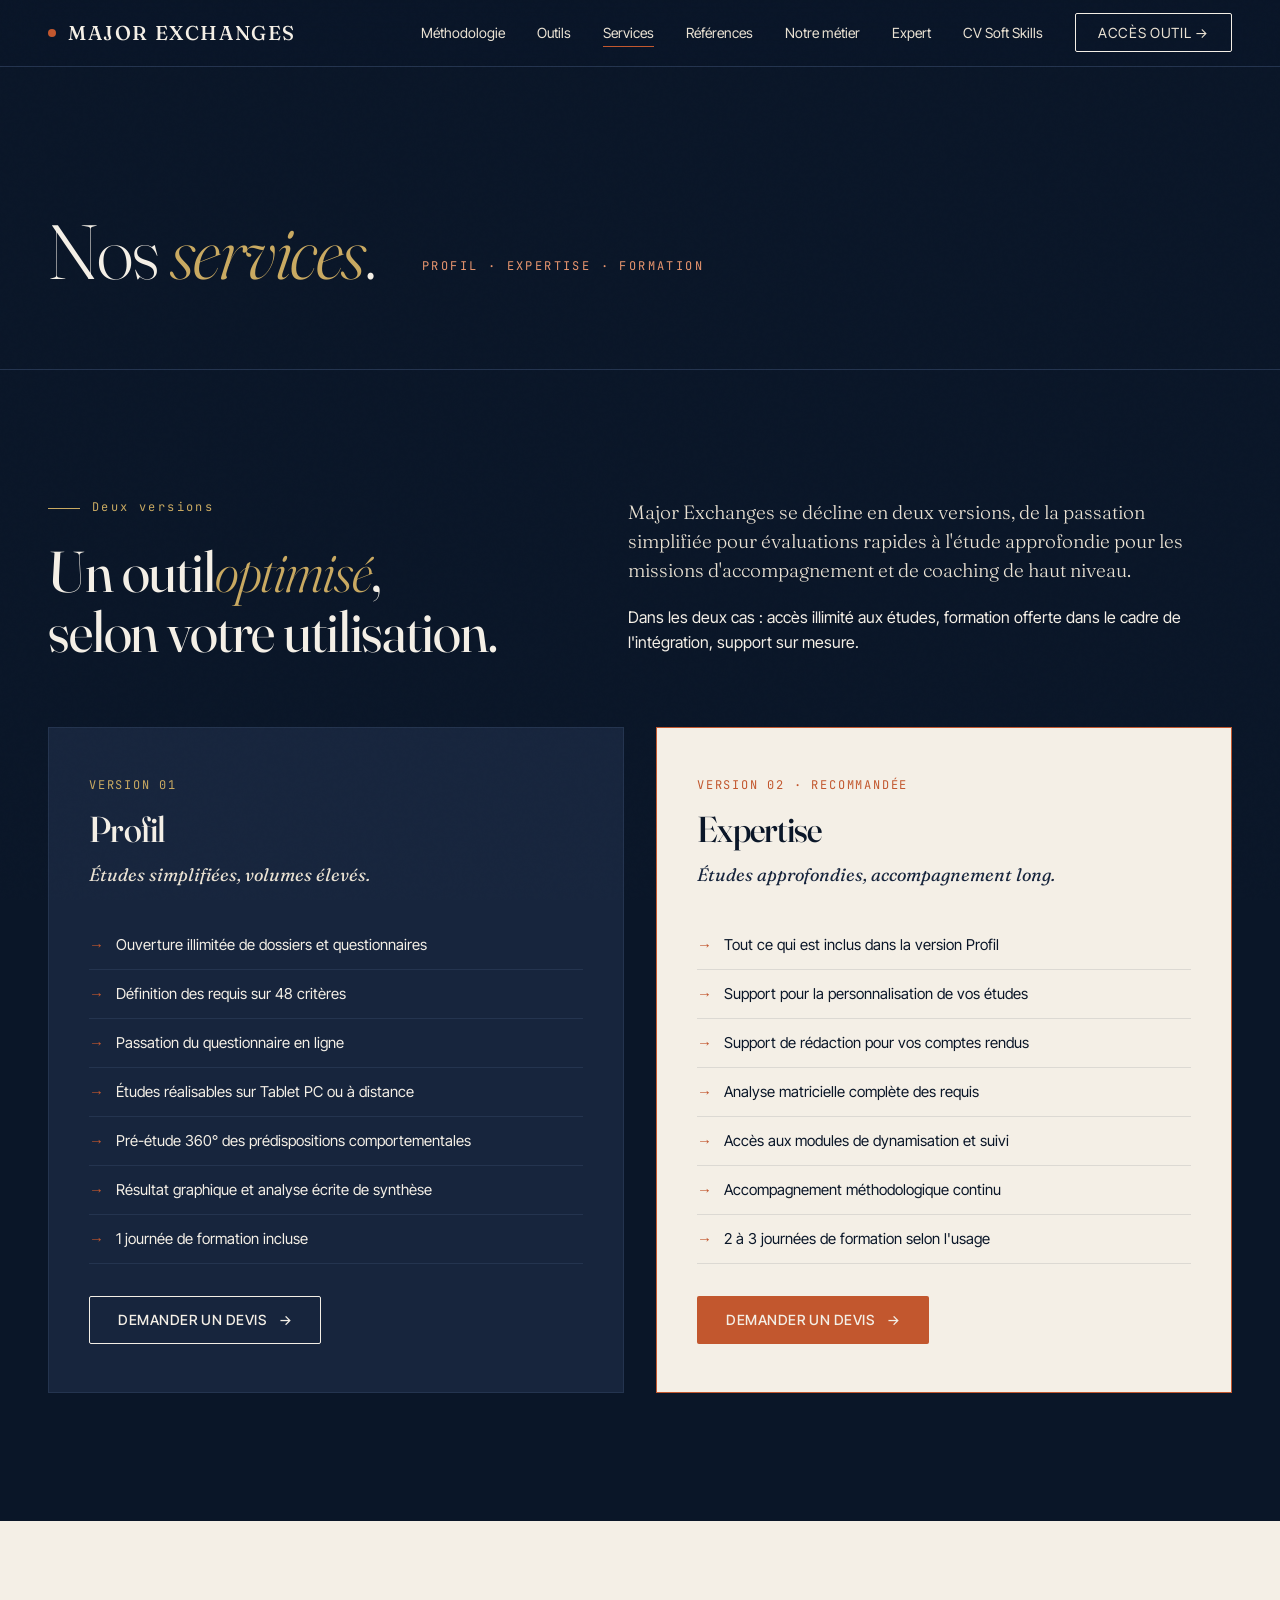
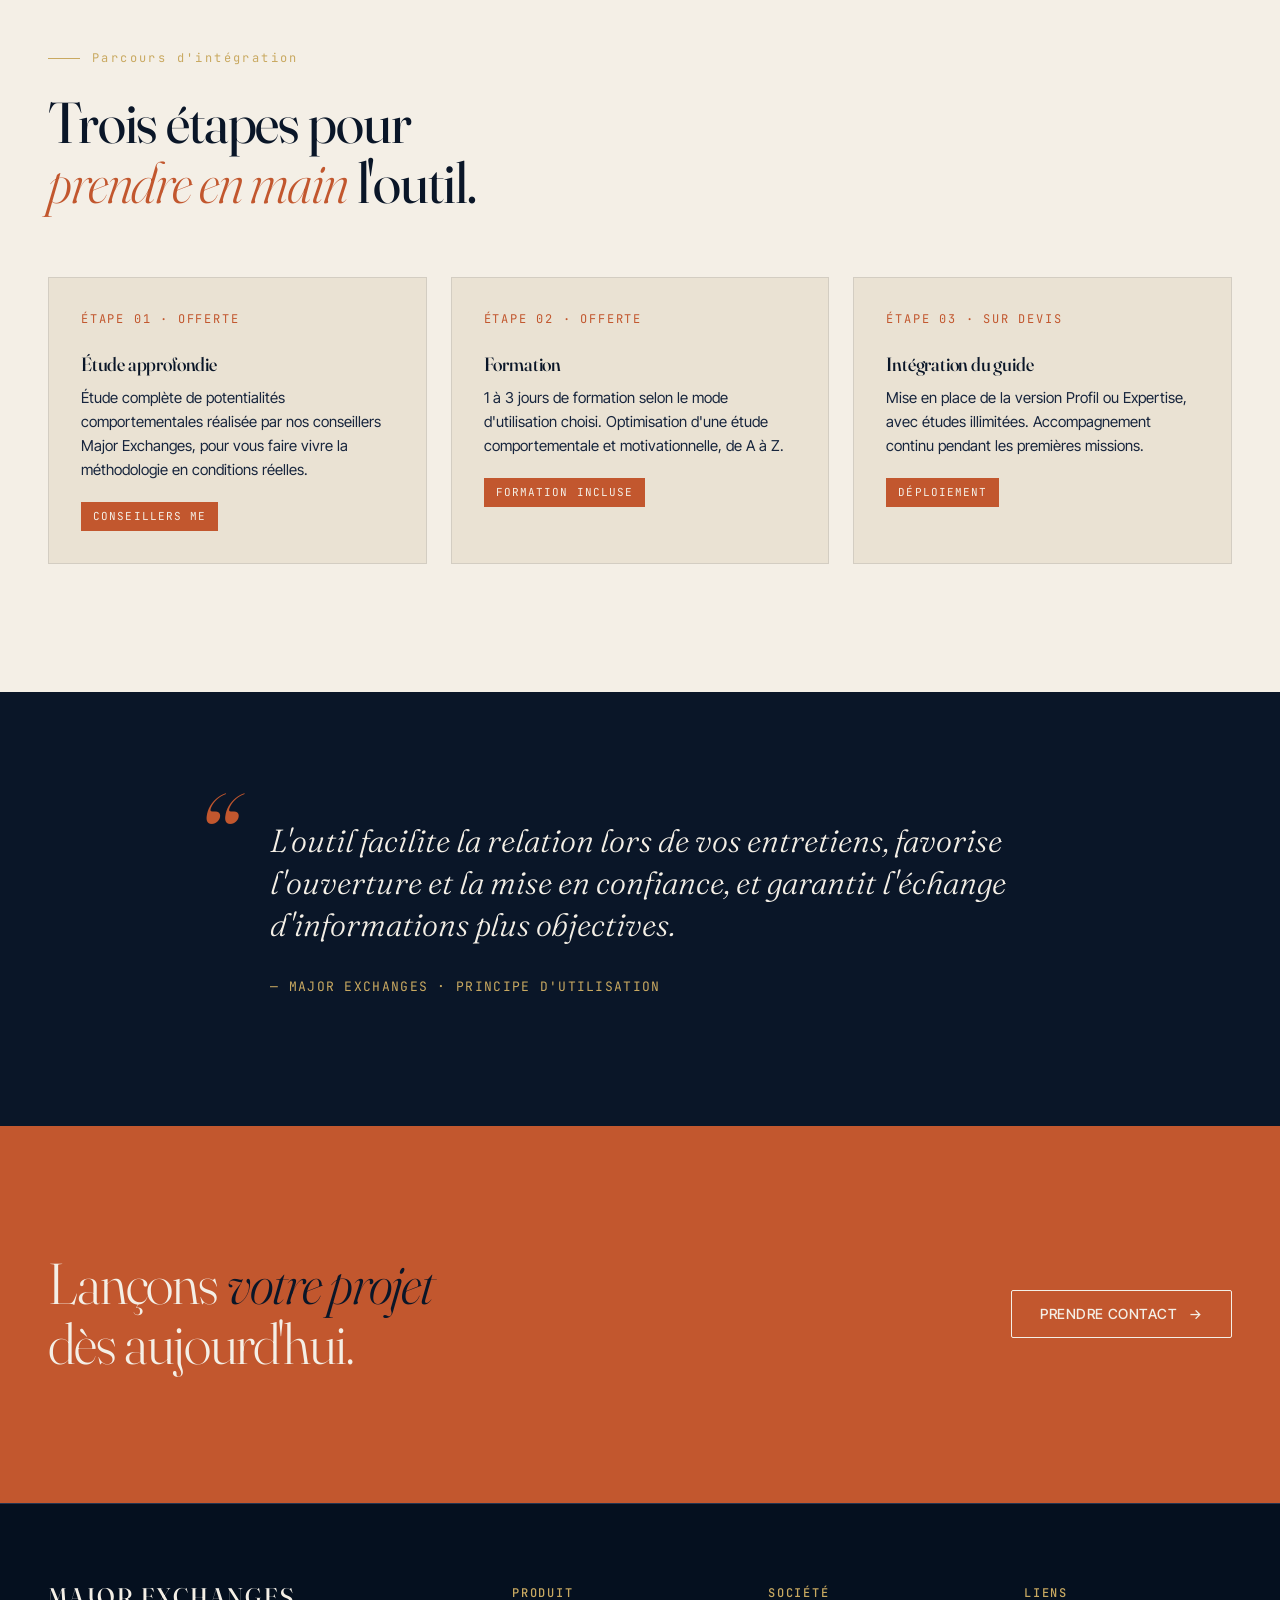
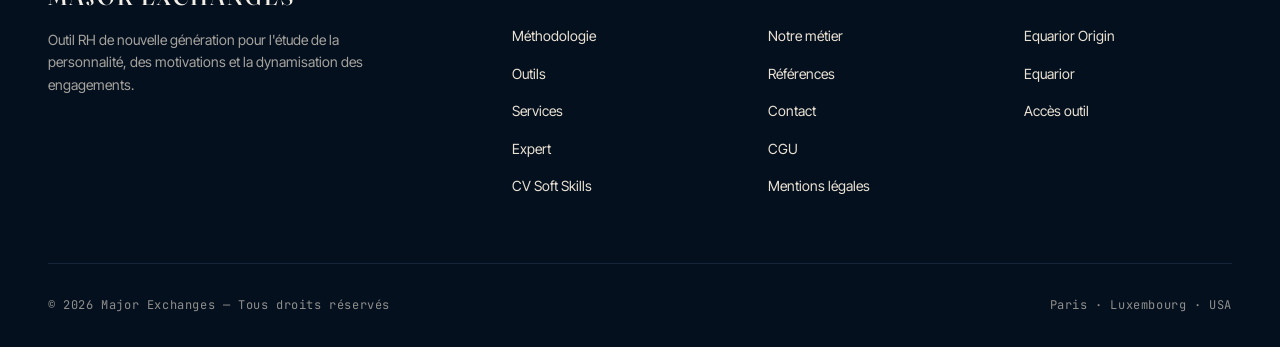
<file: services.html>
<!DOCTYPE html>
<html lang="fr">
<head>
  <meta charset="UTF-8" />
  <meta name="viewport" content="width=device-width, initial-scale=1.0" />
  <title>Services — Major Exchanges</title>
  <meta name="description" content="Les services Major Exchanges : version Profil pour études simplifiées, version Expertise pour études approfondies, formation et accompagnement." />
  <meta property="og:title" content="Services — Major Exchanges" />
  <meta property="og:description" content="Version Profil et version Expertise. Parcours d'intégration, formation offerte." />
  <meta property="og:type" content="website" />
  <meta property="og:locale" content="fr_FR" />
  <meta name="twitter:card" content="summary_large_image" />
  <link rel="icon" type="image/svg+xml" href="assets/favicon.svg" />
  <link rel="stylesheet" href="assets/style.css" />
</head>
<body>

<nav class="nav">
  <div class="nav-inner">
    <a href="index.html" class="nav-logo"><span class="dot"></span>MAJOR EXCHANGES</a>
    <ul class="nav-links">
      <li><a href="methodologie.html">Méthodologie</a></li>
      <li><a href="outils.html">Outils</a></li>
      <li><a href="services.html" class="active">Services</a></li>
      <li><a href="references.html">Références</a></li>
      <li><a href="metier.html">Notre métier</a></li>
      <li><a href="expert.html">Expert</a></li>
      <li><a href="cv-softskills.html">CV Soft Skills</a></li>
      <li><a href="contact.html" class="nav-cta">Accès outil →</a></li>
    </ul>
    <button class="nav-burger" aria-label="Menu">
      <svg viewBox="0 0 24 24" fill="none" stroke="currentColor" stroke-width="1.5"><path d="M3 6h18M3 12h18M3 18h18"/></svg>
    </button>
  </div>
</nav>

<main>

<section class="page-header">
  <div class="page-header-inner">
    <div>
      <h1 class="reveal">Nos <em>services</em>.</h1>
    </div>
    <div class="page-header-meta reveal reveal-delay-1">Profil · Expertise · Formation</div>
  </div>
</section>

<!-- Intro -->
<section class="section">
  <div class="section-inner">
    <div class="twocol">
      <div class="reveal">
        <div class="section-number">Deux versions</div>
        <h2>Un outil<em class="display-italic">optimisé</em>,<br>selon votre utilisation.</h2>
      </div>
      <div class="reveal reveal-delay-1">
        <p class="lead">
          Major Exchanges se décline en deux versions, de la passation simplifiée pour évaluations rapides à l'étude approfondie pour les missions d'accompagnement et de coaching de haut niveau.
        </p>
        <p style="margin-top:20px;">
          Dans les deux cas : accès illimité aux études, formation offerte dans le cadre de l'intégration, support sur mesure.
        </p>
      </div>
    </div>

    <!-- Offres -->
    <div class="offers">
      <div class="offer reveal">
        <div class="offer-label">Version 01</div>
        <h3>Profil</h3>
        <div class="offer-tagline">Études simplifiées, volumes élevés.</div>
        <ul class="offer-list">
          <li>Ouverture illimitée de dossiers et questionnaires</li>
          <li>Définition des requis sur 48 critères</li>
          <li>Passation du questionnaire en ligne</li>
          <li>Études réalisables sur Tablet PC ou à distance</li>
          <li>Pré-étude 360° des prédispositions comportementales</li>
          <li>Résultat graphique et analyse écrite de synthèse</li>
          <li>1 journée de formation incluse</li>
        </ul>
        <a href="contact.html" class="btn btn-ghost">Demander un devis <span class="arrow">→</span></a>
      </div>

      <div class="offer offer-featured reveal reveal-delay-1">
        <div class="offer-label">Version 02 · Recommandée</div>
        <h3>Expertise</h3>
        <div class="offer-tagline">Études approfondies, accompagnement long.</div>
        <ul class="offer-list">
          <li>Tout ce qui est inclus dans la version Profil</li>
          <li>Support pour la personnalisation de vos études</li>
          <li>Support de rédaction pour vos comptes rendus</li>
          <li>Analyse matricielle complète des requis</li>
          <li>Accès aux modules de dynamisation et suivi</li>
          <li>Accompagnement méthodologique continu</li>
          <li>2 à 3 journées de formation selon l'usage</li>
        </ul>
        <a href="contact.html" class="btn btn-primary">Demander un devis <span class="arrow">→</span></a>
      </div>
    </div>
  </div>
</section>

<!-- Étapes d'intégration -->
<section class="section section-light">
  <div class="section-inner">
    <div class="section-number">Parcours d'intégration</div>
    <h2 class="reveal">Trois étapes pour<br><em class="display-italic">prendre en main</em> l'outil.</h2>

    <div class="steps">
      <div class="step reveal">
        <div class="step-num">Étape 01 · Offerte</div>
        <h4>Étude approfondie</h4>
        <p class="step-desc">Étude complète de potentialités comportementales réalisée par nos conseillers Major Exchanges, pour vous faire vivre la méthodologie en conditions réelles.</p>
        <span class="step-tag">Conseillers ME</span>
      </div>
      <div class="step reveal reveal-delay-1">
        <div class="step-num">Étape 02 · Offerte</div>
        <h4>Formation</h4>
        <p class="step-desc">1 à 3 jours de formation selon le mode d'utilisation choisi. Optimisation d'une étude comportementale et motivationnelle, de A à Z.</p>
        <span class="step-tag">Formation incluse</span>
      </div>
      <div class="step reveal reveal-delay-2">
        <div class="step-num">Étape 03 · Sur devis</div>
        <h4>Intégration du guide</h4>
        <p class="step-desc">Mise en place de la version Profil ou Expertise, avec études illimitées. Accompagnement continu pendant les premières missions.</p>
        <span class="step-tag">Déploiement</span>
      </div>
    </div>
  </div>
</section>

<!-- Quote -->
<section class="section">
  <div class="section-inner">
    <div class="quote reveal">
      <p class="quote-text">
        L'outil facilite la relation lors de vos entretiens, favorise l'ouverture et la mise en confiance, et garantit l'échange d'informations plus objectives.
      </p>
      <div class="quote-cite">— Major Exchanges · Principe d'utilisation</div>
    </div>
  </div>
</section>

<section class="cta-banner">
  <div class="cta-banner-inner">
    <h2 class="reveal">Lançons <em>votre projet</em><br>dès aujourd'hui.</h2>
    <a href="contact.html" class="btn btn-ghost reveal reveal-delay-1">Prendre contact <span class="arrow">→</span></a>
  </div>
</section>

</main>

<footer class="footer">
  <div class="footer-inner">
    <div class="footer-grid">
      <div class="footer-brand">
        <h3>MAJOR EXCHANGES</h3>
        <p>Outil RH de nouvelle génération pour l'étude de la personnalité, des motivations et la dynamisation des engagements.</p>
      </div>
      <div><h5>Produit</h5><ul><li><a href="methodologie.html">Méthodologie</a></li><li><a href="outils.html">Outils</a></li><li><a href="services.html">Services</a></li><li><a href="expert.html">Expert</a></li><li><a href="cv-softskills.html">CV Soft Skills</a></li></ul></div>
      <div><h5>Société</h5><ul><li><a href="metier.html">Notre métier</a></li><li><a href="references.html">Références</a></li><li><a href="contact.html">Contact</a></li><li><a href="cgu.html">CGU</a></li><li><a href="mentions-legales.html">Mentions légales</a></li></ul></div>
      <div><h5>Liens</h5><ul><li><a href="https://www.equarior-origin.com">Equarior Origin</a></li><li><a href="https://www.equarior.com">Equarior</a></li><li><a href="https://app.major-exchanges.com">Accès outil</a></li></ul></div>
    </div>
    <div class="footer-bottom">
      <div>© 2026 Major Exchanges — Tous droits réservés</div>
      <div>Paris · Luxembourg · USA</div>
    </div>
  </div>
</footer>

<script src="assets/script.js"></script>
</body>
</html>
</file>
<file: assets/style.css>
/* =========================================================
   MAJOR EXCHANGES — Design System
   Éditorial scientifique · serif expressif · bleu profond
   ========================================================= */

@import url('https://fonts.googleapis.com/css2?family=Fraunces:ital,opsz,wght@0,9..144,300;0,9..144,400;0,9..144,500;0,9..144,600;0,9..144,700;1,9..144,400&family=Inter+Tight:wght@300;400;500;600;700&family=JetBrains+Mono:wght@400;500&display=swap');

:root {
  /* Palette */
  --ink:        #0A1628;   /* bleu nuit profond — fond dominant */
  --ink-soft:   #17253D;
  --ink-line:   #24344F;
  --paper:      #F4EFE6;   /* crème chaude — texte principal */
  --paper-soft: #EAE2D3;
  --rust:       #C2572E;   /* terracotta — accent rare */
  --rust-soft:  #E8956E;
  --gold:       #C9A961;   /* or atténué — secondaire */
  --sage:       #7A8B6F;

  /* Typography */
  --font-display: 'Fraunces', 'Georgia', serif;
  --font-body:    'Inter Tight', -apple-system, system-ui, sans-serif;
  --font-mono:    'JetBrains Mono', 'Courier New', monospace;

  /* Layout */
  --maxw: 1320px;
  --gutter: clamp(20px, 4vw, 48px);

  /* Motion */
  --ease: cubic-bezier(0.22, 1, 0.36, 1);
}

/* =========================================================
   Reset & base
   ========================================================= */
*, *::before, *::after { box-sizing: border-box; margin: 0; padding: 0; }

html { scroll-behavior: smooth; }

body {
  background: var(--ink);
  color: var(--paper);
  font-family: var(--font-body);
  font-size: 16px;
  line-height: 1.6;
  font-weight: 400;
  -webkit-font-smoothing: antialiased;
  -moz-osx-font-smoothing: grayscale;
  overflow-x: hidden;
}

img { max-width: 100%; height: auto; display: block; }

a { color: inherit; text-decoration: none; }

::selection { background: var(--rust); color: var(--paper); }

/* Grain overlay — texture éditoriale discrète */
body::before {
  content: '';
  position: fixed;
  inset: 0;
  pointer-events: none;
  z-index: 1000;
  opacity: 0.035;
  mix-blend-mode: overlay;
  background-image: url("data:image/svg+xml;utf8,<svg viewBox='0 0 200 200' xmlns='http://www.w3.org/2000/svg'><filter id='n'><feTurbulence type='fractalNoise' baseFrequency='0.9' numOctaves='3'/></filter><rect width='100%' height='100%' filter='url(%23n)' opacity='0.6'/></svg>");
}

/* =========================================================
   Typographie
   ========================================================= */
h1, h2, h3, h4 {
  font-family: var(--font-display);
  font-weight: 400;
  letter-spacing: -0.02em;
  line-height: 1.05;
  font-variation-settings: "opsz" 144;
}

h1 {
  font-size: clamp(2.5rem, 7vw, 6rem);
  font-weight: 300;
}

h2 {
  font-size: clamp(2rem, 4.5vw, 3.75rem);
  font-weight: 400;
}

h3 {
  font-size: clamp(1.5rem, 2.5vw, 2.25rem);
  font-weight: 500;
}

h4 {
  font-size: clamp(1.15rem, 1.5vw, 1.5rem);
  font-weight: 500;
  letter-spacing: -0.01em;
}

.eyebrow {
  font-family: var(--font-mono);
  font-size: 0.75rem;
  letter-spacing: 0.18em;
  text-transform: uppercase;
  color: var(--rust-soft);
  font-weight: 500;
}

.display-italic {
  font-style: italic;
  font-weight: 300;
  color: var(--gold);
}

.lead {
  font-family: var(--font-display);
  font-size: clamp(1.15rem, 1.5vw, 1.35rem);
  font-weight: 300;
  line-height: 1.5;
  color: var(--paper-soft);
  max-width: 60ch;
}

p { max-width: 68ch; }

/* =========================================================
   Navigation
   ========================================================= */
.nav {
  position: fixed;
  top: 0; left: 0; right: 0;
  z-index: 100;
  padding: 20px var(--gutter);
  background: rgba(10, 22, 40, 0.85);
  backdrop-filter: blur(18px);
  -webkit-backdrop-filter: blur(18px);
  border-bottom: 1px solid var(--ink-line);
  transition: padding 0.3s var(--ease);
}

.nav-inner {
  max-width: var(--maxw);
  margin: 0 auto;
  display: flex;
  align-items: center;
  justify-content: space-between;
  gap: 32px;
}

.nav-logo {
  font-family: var(--font-display);
  font-size: 1.25rem;
  font-weight: 500;
  letter-spacing: 0.08em;
  color: var(--paper);
  display: flex;
  align-items: center;
  gap: 12px;
  transition: opacity 0.2s var(--ease);
  line-height: 1;
}

.nav-logo:hover { opacity: 0.85; }

.nav-logo img {
  height: 36px !important;
  width: auto !important;
  max-width: 36px;
  max-height: 36px;
  display: block;
  object-fit: contain;
  flex-shrink: 0;
}

.nav-logo .dot {
  width: 8px; height: 8px;
  background: var(--rust);
  border-radius: 50%;
  display: inline-block;
}

.logo-text {
  display: inline-block;
  white-space: nowrap;
}

/* Sur mobile, masquer le texte, ne garder que le logo */
@media (max-width: 560px) {
  .nav-logo .logo-text { display: none; }
  .nav-logo img { height: 32px !important; max-height: 32px; max-width: 32px; }
}

.nav-links {
  display: flex;
  gap: 32px;
  align-items: center;
  list-style: none;
}

.nav-links a {
  font-size: 0.875rem;
  color: var(--paper-soft);
  transition: color 0.2s var(--ease);
  position: relative;
}

.nav-links a:hover { color: var(--paper); }

.nav-links a.active::after {
  content: '';
  position: absolute;
  bottom: -6px; left: 0; right: 0;
  height: 1px;
  background: var(--rust);
}

.nav-cta {
  padding: 10px 22px;
  border: 1px solid var(--paper);
  border-radius: 2px;
  font-size: 0.8125rem;
  letter-spacing: 0.05em;
  text-transform: uppercase;
  transition: all 0.25s var(--ease);
}

.nav-cta:hover {
  background: var(--paper);
  color: var(--ink);
}

.nav-burger { display: none; background: none; border: 0; color: var(--paper); cursor: pointer; padding: 8px; }
.nav-burger svg { width: 24px; height: 24px; }

@media (max-width: 960px) {
  .nav-links { display: none; }
  .nav-burger { display: block; }
  .nav-links.open {
    display: flex;
    flex-direction: column;
    position: absolute;
    top: 100%; left: 0; right: 0;
    background: var(--ink-soft);
    padding: 24px var(--gutter);
    border-bottom: 1px solid var(--ink-line);
    gap: 20px;
    align-items: flex-start;
  }
}

/* =========================================================
   Sections
   ========================================================= */
main { padding-top: 84px; }

.section {
  padding: clamp(80px, 10vw, 160px) var(--gutter);
  position: relative;
}

.section-inner {
  max-width: var(--maxw);
  margin: 0 auto;
}

.section-light {
  background: var(--paper);
  color: var(--ink);
}
.section-light .eyebrow { color: var(--rust); }
.section-light .lead { color: var(--ink-soft); }
.section-light .display-italic { color: var(--rust); }

.section-number {
  font-family: var(--font-mono);
  font-size: 0.75rem;
  color: var(--gold);
  letter-spacing: 0.2em;
  margin-bottom: 24px;
  display: flex;
  align-items: center;
  gap: 12px;
}
.section-number::before {
  content: '';
  width: 32px;
  height: 1px;
  background: var(--gold);
}

/* =========================================================
   Hero
   ========================================================= */
.hero {
  min-height: calc(100vh - 84px);
  padding: clamp(60px, 8vw, 120px) var(--gutter) clamp(60px, 6vw, 80px);
  display: flex;
  flex-direction: column;
  justify-content: center;
  position: relative;
  overflow: hidden;
  background-image: url('hero-whale.jpg');
  background-size: cover;
  background-position: center center;
  background-repeat: no-repeat;
}

/* Overlay dégradé par-dessus la photo pour lisibilité du texte */
.hero::after {
  content: '';
  position: absolute;
  inset: 0;
  z-index: 1;
  pointer-events: none;
  background:
    linear-gradient(
      180deg,
      rgba(10, 22, 40, 0.55) 0%,
      rgba(10, 22, 40, 0.70) 40%,
      rgba(10, 22, 40, 0.88) 100%
    ),
    radial-gradient(
      ellipse at 80% 20%,
      rgba(194, 87, 46, 0.18) 0%,
      transparent 55%
    );
}

/* Rosace décorative côté gauche */
.hero-graphic {
  position: absolute;
  top: 50%;
  left: 14%;
  transform: translateY(-50%);
  width: clamp(280px, 40vw, 480px);
  height: clamp(280px, 40vw, 480px);
  z-index: 2;
  opacity: 0.85;
  pointer-events: none;
  animation: roseRotate 120s linear infinite;
}

@keyframes roseRotate {
  from { transform: translateY(-50%) rotate(0deg);   }
  to   { transform: translateY(-50%) rotate(360deg); }
}

/* Tout le contenu passe au-dessus de l'overlay ET de la rosace */
.hero > .hero-inner,
.hero > .hero-sub {
  position: relative;
  z-index: 3;
}

.hero-inner {
  max-width: var(--maxw);
  margin: 0 auto;
  width: 100%;
  display: grid;
  grid-template-columns: 1fr auto;
  gap: 80px;
  align-items: end;
}

.hero-title {
  font-size: clamp(2.75rem, 8vw, 7.5rem);
  font-weight: 300;
  line-height: 0.95;
  max-width: 14ch;
  text-shadow: 0 2px 40px rgba(0, 0, 0, 0.4);
}

.hero-title em {
  font-style: italic;
  font-weight: 300;
  color: var(--gold);
}

.hero-meta {
  font-family: var(--font-mono);
  font-size: 0.75rem;
  letter-spacing: 0.15em;
  color: var(--paper-soft);
  opacity: 0.8;
  text-transform: uppercase;
  writing-mode: vertical-rl;
  transform: rotate(180deg);
  align-self: start;
  padding-top: 20px;
}

.hero-sub {
  margin-top: 48px;
  display: grid;
  grid-template-columns: 1fr 1fr;
  gap: 48px;
  max-width: var(--maxw);
  width: 100%;
  margin-left: auto;
  margin-right: auto;
  padding-top: 48px;
  border-top: 1px solid rgba(244, 239, 230, 0.2);
}

.hero-sub .lead { max-width: 48ch; }

.hero-ctas {
  display: flex;
  gap: 16px;
  flex-wrap: wrap;
  align-items: start;
  justify-content: flex-end;
}

@media (max-width: 900px) {
  .hero-inner { grid-template-columns: 1fr; gap: 40px; }
  .hero-meta { display: none; }
  .hero-sub { grid-template-columns: 1fr; gap: 32px; }
  .hero-ctas { justify-content: flex-start; }
  /* Sur mobile, la rosace passe en décoration plus discrète derrière le texte */
  .hero-graphic {
    left: -10%;
    opacity: 0.25;
    width: 300px;
    height: 300px;
  }
}

/* =========================================================
   Buttons
   ========================================================= */
.btn {
  display: inline-flex;
  align-items: center;
  gap: 12px;
  padding: 16px 28px;
  font-family: var(--font-body);
  font-size: 0.875rem;
  font-weight: 500;
  letter-spacing: 0.04em;
  text-transform: uppercase;
  border: 1px solid transparent;
  border-radius: 2px;
  cursor: pointer;
  transition: all 0.3s var(--ease);
  line-height: 1;
}

.btn-primary {
  background: var(--rust);
  color: var(--paper);
}
.btn-primary:hover {
  background: transparent;
  border-color: var(--rust);
  color: var(--rust-soft);
}

.btn-ghost {
  background: transparent;
  color: var(--paper);
  border-color: var(--paper);
}
.btn-ghost:hover {
  background: var(--paper);
  color: var(--ink);
}

.section-light .btn-ghost {
  color: var(--ink);
  border-color: var(--ink);
}
.section-light .btn-ghost:hover {
  background: var(--ink);
  color: var(--paper);
}

.btn .arrow {
  display: inline-block;
  transition: transform 0.3s var(--ease);
}
.btn:hover .arrow { transform: translateX(4px); }

/* =========================================================
   Benefits / feature grid
   ========================================================= */
.benefits {
  display: grid;
  grid-template-columns: repeat(3, 1fr);
  gap: 0;
  margin-top: 80px;
  border-top: 1px solid var(--ink-line);
}

.section-light .benefits { border-top-color: rgba(10, 22, 40, 0.15); }

.benefit {
  padding: 48px 32px;
  border-right: 1px solid var(--ink-line);
  position: relative;
}
.section-light .benefit { border-right-color: rgba(10, 22, 40, 0.15); }

.benefit:last-child { border-right: 0; }

.benefit-num {
  font-family: var(--font-mono);
  font-size: 0.75rem;
  color: var(--rust-soft);
  letter-spacing: 0.1em;
  margin-bottom: 32px;
}
.section-light .benefit-num { color: var(--rust); }

.benefit h3 {
  font-size: 1.5rem;
  margin-bottom: 16px;
  font-weight: 500;
}

.benefit p {
  font-size: 0.9375rem;
  line-height: 1.6;
  color: var(--paper-soft);
}
.section-light .benefit p { color: var(--ink-soft); }

.benefit-link {
  display: inline-flex;
  margin-top: 24px;
  font-family: var(--font-mono);
  font-size: 0.75rem;
  letter-spacing: 0.1em;
  text-transform: uppercase;
  color: var(--rust-soft);
  border-bottom: 1px solid currentColor;
  padding-bottom: 2px;
  transition: color 0.2s;
}
.section-light .benefit-link { color: var(--rust); }
.benefit-link:hover { color: var(--paper); }
.section-light .benefit-link:hover { color: var(--ink); }

@media (max-width: 900px) {
  .benefits { grid-template-columns: 1fr; }
  .benefit { border-right: 0; border-bottom: 1px solid var(--ink-line); }
  .section-light .benefit { border-bottom-color: rgba(10, 22, 40, 0.15); }
  .benefit:last-child { border-bottom: 0; }
}

/* =========================================================
   Two-column content
   ========================================================= */
.twocol {
  display: grid;
  grid-template-columns: 1fr 1.2fr;
  gap: clamp(40px, 6vw, 100px);
  align-items: start;
}

.twocol-flip { grid-template-columns: 1.2fr 1fr; }

.twocol-head h2 { margin-bottom: 24px; }

.twocol-body p + p { margin-top: 20px; }

@media (max-width: 800px) {
  .twocol, .twocol-flip { grid-template-columns: 1fr; }
}

/* =========================================================
   Stats row
   ========================================================= */
.stats {
  display: grid;
  grid-template-columns: repeat(4, 1fr);
  gap: 0;
  border-top: 1px solid var(--ink-line);
  border-bottom: 1px solid var(--ink-line);
  margin-top: 80px;
}

.section-light .stats {
  border-color: rgba(10, 22, 40, 0.15);
}

.stat {
  padding: 48px 24px;
  border-right: 1px solid var(--ink-line);
  text-align: left;
}

.section-light .stat { border-right-color: rgba(10, 22, 40, 0.15); }
.stat:last-child { border-right: 0; }

.stat-num {
  font-family: var(--font-display);
  font-size: clamp(2.5rem, 5vw, 4rem);
  font-weight: 300;
  line-height: 1;
  color: var(--gold);
  margin-bottom: 12px;
  letter-spacing: -0.03em;
}
.section-light .stat-num { color: var(--rust); }

.stat-label {
  font-family: var(--font-mono);
  font-size: 0.75rem;
  letter-spacing: 0.1em;
  text-transform: uppercase;
  color: var(--paper-soft);
  line-height: 1.5;
}
.section-light .stat-label { color: var(--ink-soft); }

@media (max-width: 800px) {
  .stats { grid-template-columns: repeat(2, 1fr); }
  .stat:nth-child(2) { border-right: 0; }
  .stat:nth-child(1), .stat:nth-child(2) { border-bottom: 1px solid var(--ink-line); }
  .section-light .stat:nth-child(1), .section-light .stat:nth-child(2) { border-bottom-color: rgba(10, 22, 40, 0.15); }
}

/* =========================================================
   Pillars (5 niveaux)
   ========================================================= */
.pillars {
  display: grid;
  grid-template-columns: repeat(5, 1fr);
  gap: 1px;
  background: var(--ink-line);
  margin-top: 80px;
  border: 1px solid var(--ink-line);
}

.section-light .pillars {
  background: rgba(10, 22, 40, 0.15);
  border-color: rgba(10, 22, 40, 0.15);
}

.pillar {
  background: var(--ink);
  padding: 48px 28px;
  min-height: 320px;
  display: flex;
  flex-direction: column;
  position: relative;
  transition: background 0.3s var(--ease);
}
.section-light .pillar { background: var(--paper); }
.pillar:hover { background: var(--ink-soft); }
.section-light .pillar:hover { background: var(--paper-soft); }

.pillar-num {
  font-family: var(--font-display);
  font-size: 3rem;
  color: var(--rust);
  font-weight: 300;
  line-height: 1;
  margin-bottom: 32px;
  font-style: italic;
}

.pillar h4 {
  margin-bottom: 16px;
}

.pillar p {
  font-size: 0.875rem;
  color: var(--paper-soft);
  line-height: 1.55;
  margin-top: auto;
}
.section-light .pillar p { color: var(--ink-soft); }

@media (max-width: 900px) { .pillars { grid-template-columns: 1fr 1fr; } }
@media (max-width: 540px) { .pillars { grid-template-columns: 1fr; } }

/* =========================================================
   Process steps
   ========================================================= */
.steps {
  display: grid;
  grid-template-columns: repeat(3, 1fr);
  gap: 24px;
  margin-top: 64px;
  position: relative;
}

.step {
  padding: 32px;
  background: var(--ink-soft);
  border: 1px solid var(--ink-line);
  position: relative;
}

.section-light .step {
  background: var(--paper-soft);
  border-color: rgba(10, 22, 40, 0.1);
}

.step-num {
  font-family: var(--font-mono);
  font-size: 0.75rem;
  color: var(--rust-soft);
  letter-spacing: 0.15em;
  text-transform: uppercase;
  margin-bottom: 24px;
}
.section-light .step-num { color: var(--rust); }

.step h4 { margin-bottom: 12px; }

.step-desc {
  font-size: 0.9375rem;
  color: var(--paper-soft);
  line-height: 1.6;
  margin-bottom: 20px;
}
.section-light .step-desc { color: var(--ink-soft); }

.step-tag {
  display: inline-block;
  font-family: var(--font-mono);
  font-size: 0.6875rem;
  letter-spacing: 0.1em;
  padding: 6px 12px;
  background: var(--rust);
  color: var(--paper);
  text-transform: uppercase;
  margin-top: auto;
}

@media (max-width: 800px) { .steps { grid-template-columns: 1fr; } }

/* =========================================================
   Pricing / offer cards
   ========================================================= */
.offers {
  display: grid;
  grid-template-columns: 1fr 1fr;
  gap: 32px;
  margin-top: 64px;
}

.offer {
  padding: 48px 40px;
  border: 1px solid var(--ink-line);
  background: var(--ink-soft);
  position: relative;
  transition: transform 0.4s var(--ease), border-color 0.3s var(--ease);
}

.section-light .offer {
  background: var(--paper);
  border-color: rgba(10, 22, 40, 0.12);
}

.offer:hover { transform: translateY(-4px); border-color: var(--rust); }

.offer-label {
  font-family: var(--font-mono);
  font-size: 0.75rem;
  letter-spacing: 0.15em;
  color: var(--gold);
  text-transform: uppercase;
  margin-bottom: 16px;
}
.section-light .offer-label { color: var(--rust); }

.offer h3 {
  font-size: 2.25rem;
  margin-bottom: 12px;
}

.offer-tagline {
  font-family: var(--font-display);
  font-style: italic;
  font-size: 1.125rem;
  color: var(--paper-soft);
  margin-bottom: 32px;
}
.section-light .offer-tagline { color: var(--ink-soft); }

.offer-list {
  list-style: none;
  margin-bottom: 32px;
}

.offer-list li {
  padding: 12px 0;
  border-bottom: 1px solid var(--ink-line);
  font-size: 0.9375rem;
  display: flex;
  align-items: flex-start;
  gap: 12px;
}
.section-light .offer-list li { border-bottom-color: rgba(10, 22, 40, 0.1); }

.offer-list li::before {
  content: '→';
  color: var(--rust);
  font-family: var(--font-display);
  flex-shrink: 0;
}

.offer-featured {
  background: var(--paper);
  color: var(--ink);
  border-color: var(--rust);
}
.offer-featured .offer-label { color: var(--rust); }
.offer-featured .offer-tagline { color: var(--ink-soft); }
.offer-featured .offer-list li { border-bottom-color: rgba(10, 22, 40, 0.1); }

@media (max-width: 800px) { .offers { grid-template-columns: 1fr; } }

/* =========================================================
   Quote / testimonial
   ========================================================= */
.quote {
  max-width: 900px;
  margin: 0 auto;
  text-align: left;
  position: relative;
  padding-left: 80px;
}

.quote::before {
  content: '“';
  position: absolute;
  top: -40px;
  left: 0;
  font-family: var(--font-display);
  font-size: 8rem;
  color: var(--rust);
  line-height: 1;
  font-style: italic;
}

.quote-text {
  font-family: var(--font-display);
  font-size: clamp(1.5rem, 2.5vw, 2.25rem);
  font-weight: 300;
  line-height: 1.3;
  font-style: italic;
  margin-bottom: 32px;
  max-width: 100%;
}

.quote-cite {
  font-family: var(--font-mono);
  font-size: 0.8125rem;
  letter-spacing: 0.1em;
  text-transform: uppercase;
  color: var(--gold);
}

@media (max-width: 700px) {
  .quote { padding-left: 0; padding-top: 60px; }
  .quote::before { top: -20px; font-size: 6rem; }
}

/* =========================================================
   Validation / logos band
   ========================================================= */
.validation {
  display: grid;
  grid-template-columns: repeat(4, 1fr);
  gap: 1px;
  background: var(--ink-line);
  margin-top: 80px;
  border: 1px solid var(--ink-line);
}

.section-light .validation {
  background: rgba(10, 22, 40, 0.15);
  border-color: rgba(10, 22, 40, 0.15);
}

.validation-item {
  background: var(--ink);
  padding: 40px 24px;
  text-align: center;
  display: flex;
  flex-direction: column;
  justify-content: center;
  min-height: 180px;
}
.section-light .validation-item { background: var(--paper); }

.validation-label {
  font-family: var(--font-mono);
  font-size: 0.6875rem;
  letter-spacing: 0.15em;
  color: var(--rust-soft);
  text-transform: uppercase;
  margin-bottom: 12px;
}
.section-light .validation-label { color: var(--rust); }

.validation-name {
  font-family: var(--font-display);
  font-size: 1.25rem;
  font-weight: 500;
  line-height: 1.2;
}

.validation-detail {
  font-size: 0.8125rem;
  color: var(--paper-soft);
  margin-top: 8px;
}
.section-light .validation-detail { color: var(--ink-soft); }

@media (max-width: 800px) { .validation { grid-template-columns: 1fr 1fr; } }

/* =========================================================
   CTA banner
   ========================================================= */
.cta-banner {
  padding: clamp(80px, 10vw, 140px) var(--gutter);
  background: var(--rust);
  color: var(--paper);
  position: relative;
  overflow: hidden;
}

.cta-banner-inner {
  max-width: var(--maxw);
  margin: 0 auto;
  display: grid;
  grid-template-columns: 1.5fr auto;
  gap: 48px;
  align-items: center;
}

.cta-banner h2 {
  color: var(--paper);
  font-weight: 300;
}

.cta-banner h2 em {
  color: var(--ink);
  font-style: italic;
}

.cta-banner .btn-ghost {
  border-color: var(--paper);
  color: var(--paper);
}

.cta-banner .btn-ghost:hover {
  background: var(--paper);
  color: var(--rust);
}

@media (max-width: 800px) {
  .cta-banner-inner { grid-template-columns: 1fr; gap: 32px; }
}

/* =========================================================
   Footer
   ========================================================= */
.footer {
  background: #05101F;
  padding: 80px var(--gutter) 32px;
  border-top: 1px solid var(--ink-line);
}

.footer-inner {
  max-width: var(--maxw);
  margin: 0 auto;
}

.footer-grid {
  display: grid;
  grid-template-columns: 2fr 1fr 1fr 1fr;
  gap: 48px;
  margin-bottom: 64px;
}

.footer-brand h3 {
  font-family: var(--font-display);
  font-size: 1.5rem;
  font-weight: 500;
  letter-spacing: 0.08em;
  margin-bottom: 20px;
}

.footer-brand p {
  font-size: 0.875rem;
  color: var(--paper-soft);
  opacity: 0.7;
  max-width: 40ch;
}

.footer h5 {
  font-family: var(--font-mono);
  font-size: 0.75rem;
  letter-spacing: 0.15em;
  text-transform: uppercase;
  color: var(--gold);
  margin-bottom: 20px;
  font-weight: 500;
}

.footer ul {
  list-style: none;
  display: flex;
  flex-direction: column;
  gap: 12px;
}

.footer ul a {
  font-size: 0.875rem;
  color: var(--paper-soft);
  transition: color 0.2s;
}

.footer ul a:hover { color: var(--paper); }

.footer-bottom {
  padding-top: 32px;
  border-top: 1px solid var(--ink-line);
  display: flex;
  justify-content: space-between;
  flex-wrap: wrap;
  gap: 20px;
  font-family: var(--font-mono);
  font-size: 0.75rem;
  color: var(--paper-soft);
  opacity: 0.6;
  letter-spacing: 0.05em;
}

@media (max-width: 800px) {
  .footer-grid { grid-template-columns: 1fr 1fr; }
}
@media (max-width: 500px) {
  .footer-grid { grid-template-columns: 1fr; gap: 32px; }
}

/* =========================================================
   Page header (pour sous-pages)
   ========================================================= */
.page-header {
  padding: clamp(80px, 10vw, 140px) var(--gutter) clamp(60px, 6vw, 100px);
  border-bottom: 1px solid var(--ink-line);
  position: relative;
}

.page-header-inner {
  max-width: var(--maxw);
  margin: 0 auto;
  display: grid;
  grid-template-columns: auto 1fr;
  gap: 48px;
  align-items: end;
}

.page-header h1 {
  font-size: clamp(2.5rem, 6vw, 5rem);
  max-width: 14ch;
}

.page-header h1 em { color: var(--gold); font-style: italic; font-weight: 300; }

.page-header-meta {
  font-family: var(--font-mono);
  font-size: 0.75rem;
  letter-spacing: 0.2em;
  color: var(--rust-soft);
  text-transform: uppercase;
  padding-bottom: 16px;
}

@media (max-width: 800px) {
  .page-header-inner { grid-template-columns: 1fr; gap: 20px; }
}

/* =========================================================
   Forms
   ========================================================= */
.form {
  display: flex;
  flex-direction: column;
  gap: 24px;
  max-width: 600px;
}

.form-group {
  display: flex;
  flex-direction: column;
  gap: 8px;
}

.form label {
  font-family: var(--font-mono);
  font-size: 0.75rem;
  letter-spacing: 0.1em;
  text-transform: uppercase;
  color: var(--rust-soft);
}

.section-light .form label { color: var(--rust); }

.form input,
.form textarea,
.form select {
  padding: 14px 16px;
  background: transparent;
  border: 1px solid var(--ink-line);
  color: var(--paper);
  font-family: var(--font-body);
  font-size: 1rem;
  border-radius: 2px;
  transition: border-color 0.2s;
}

.section-light .form input,
.section-light .form textarea,
.section-light .form select {
  border-color: rgba(10, 22, 40, 0.2);
  color: var(--ink);
}

.form input:focus,
.form textarea:focus,
.form select:focus {
  outline: none;
  border-color: var(--rust);
}

.form textarea { min-height: 160px; resize: vertical; }

/* =========================================================
   Animations on scroll
   ========================================================= */
.reveal {
  opacity: 0;
  transform: translateY(24px);
  transition: opacity 0.8s var(--ease), transform 0.8s var(--ease);
}

.reveal.in {
  opacity: 1;
  transform: translateY(0);
}

.reveal-delay-1 { transition-delay: 0.1s; }
.reveal-delay-2 { transition-delay: 0.2s; }
.reveal-delay-3 { transition-delay: 0.3s; }
.reveal-delay-4 { transition-delay: 0.4s; }

/* =========================================================
   Utilities
   ========================================================= */
.mt-sm { margin-top: 24px; }
.mt-md { margin-top: 48px; }
.mt-lg { margin-top: 80px; }

.text-center { text-align: center; }
.mono { font-family: var(--font-mono); }
</file>
